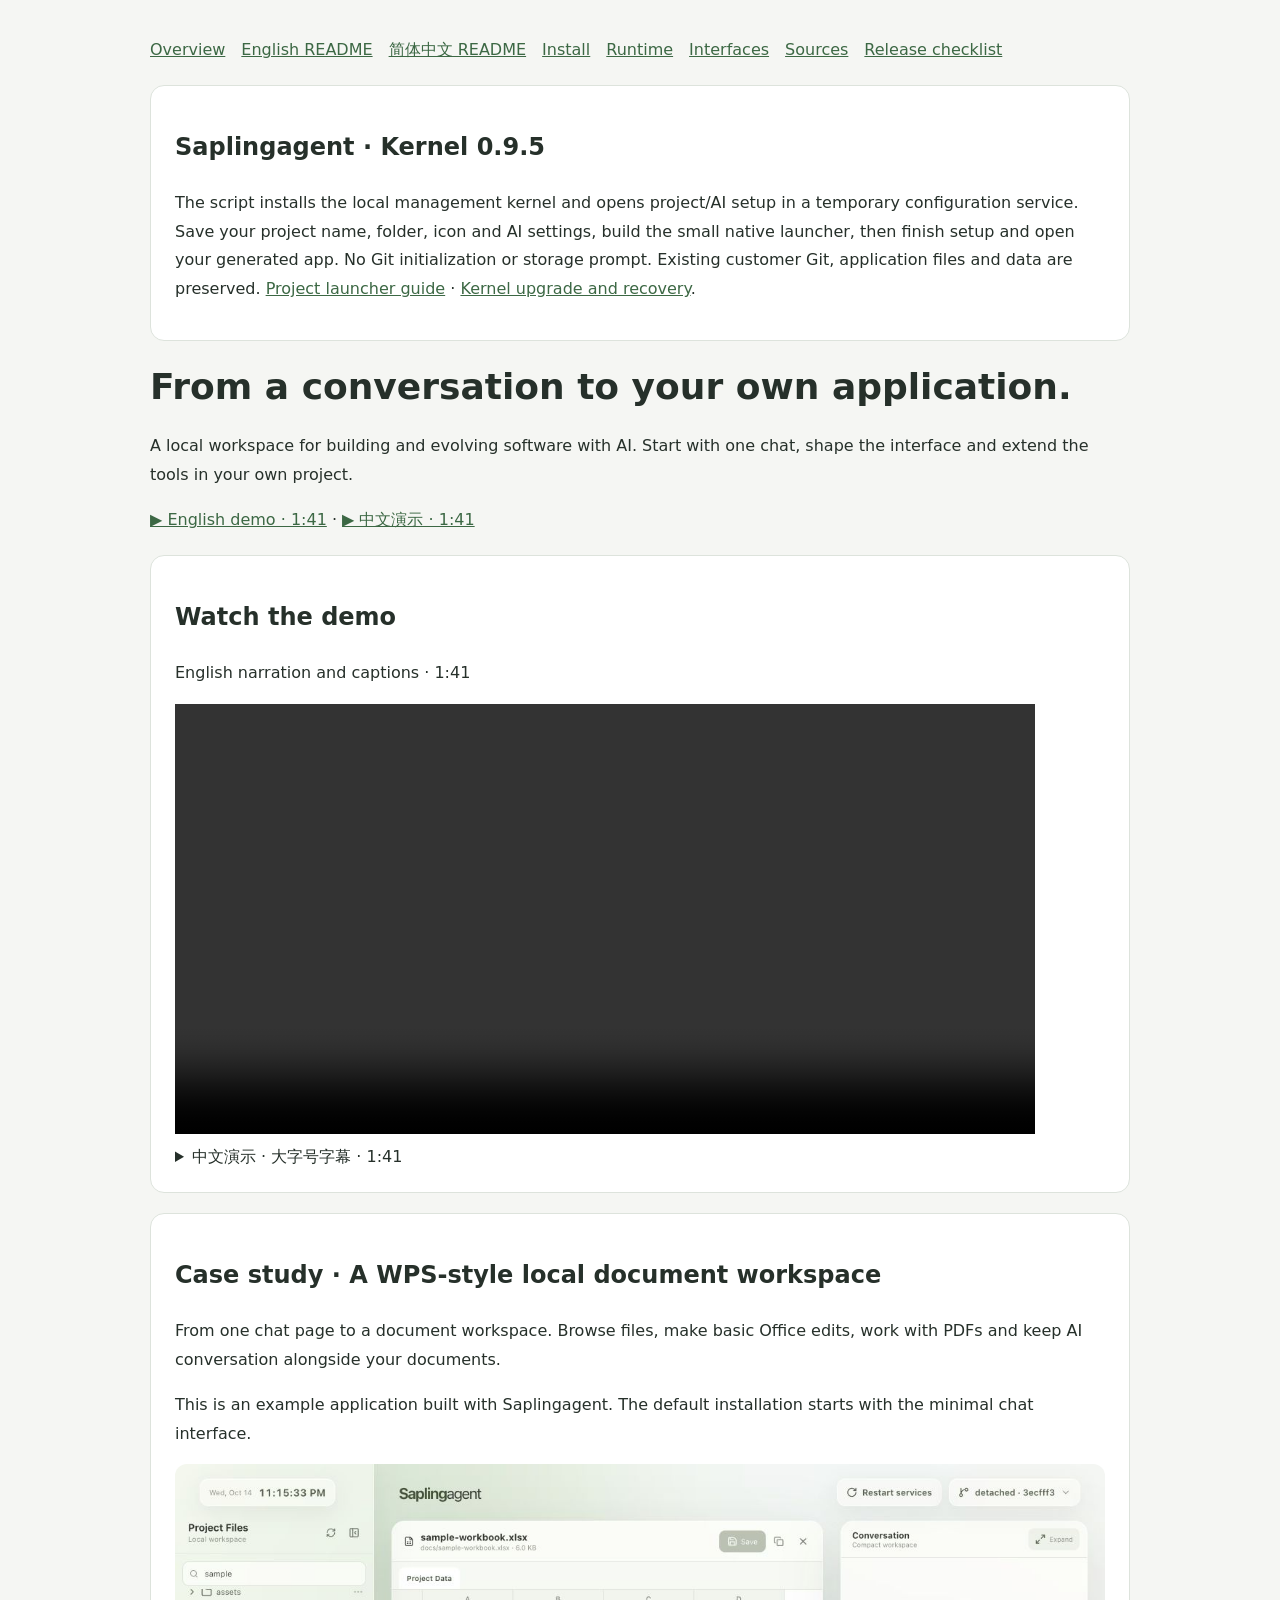
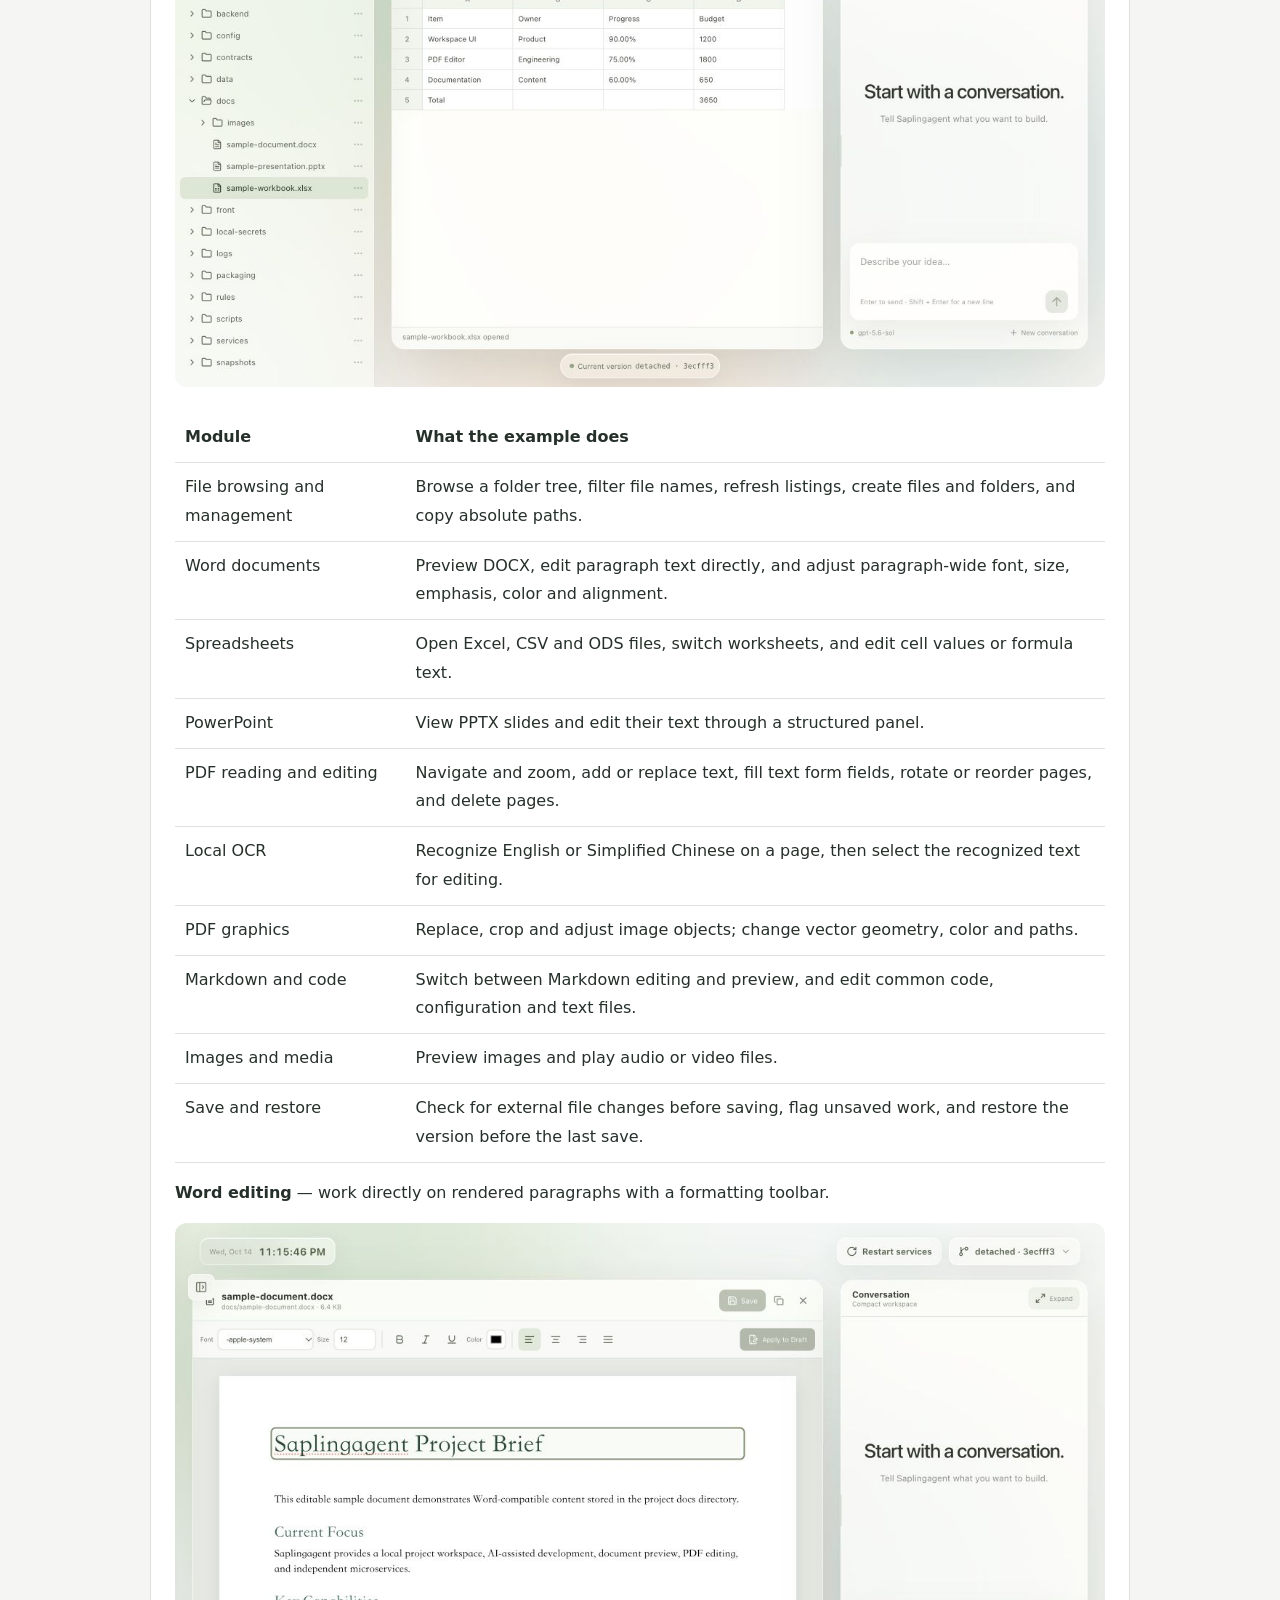
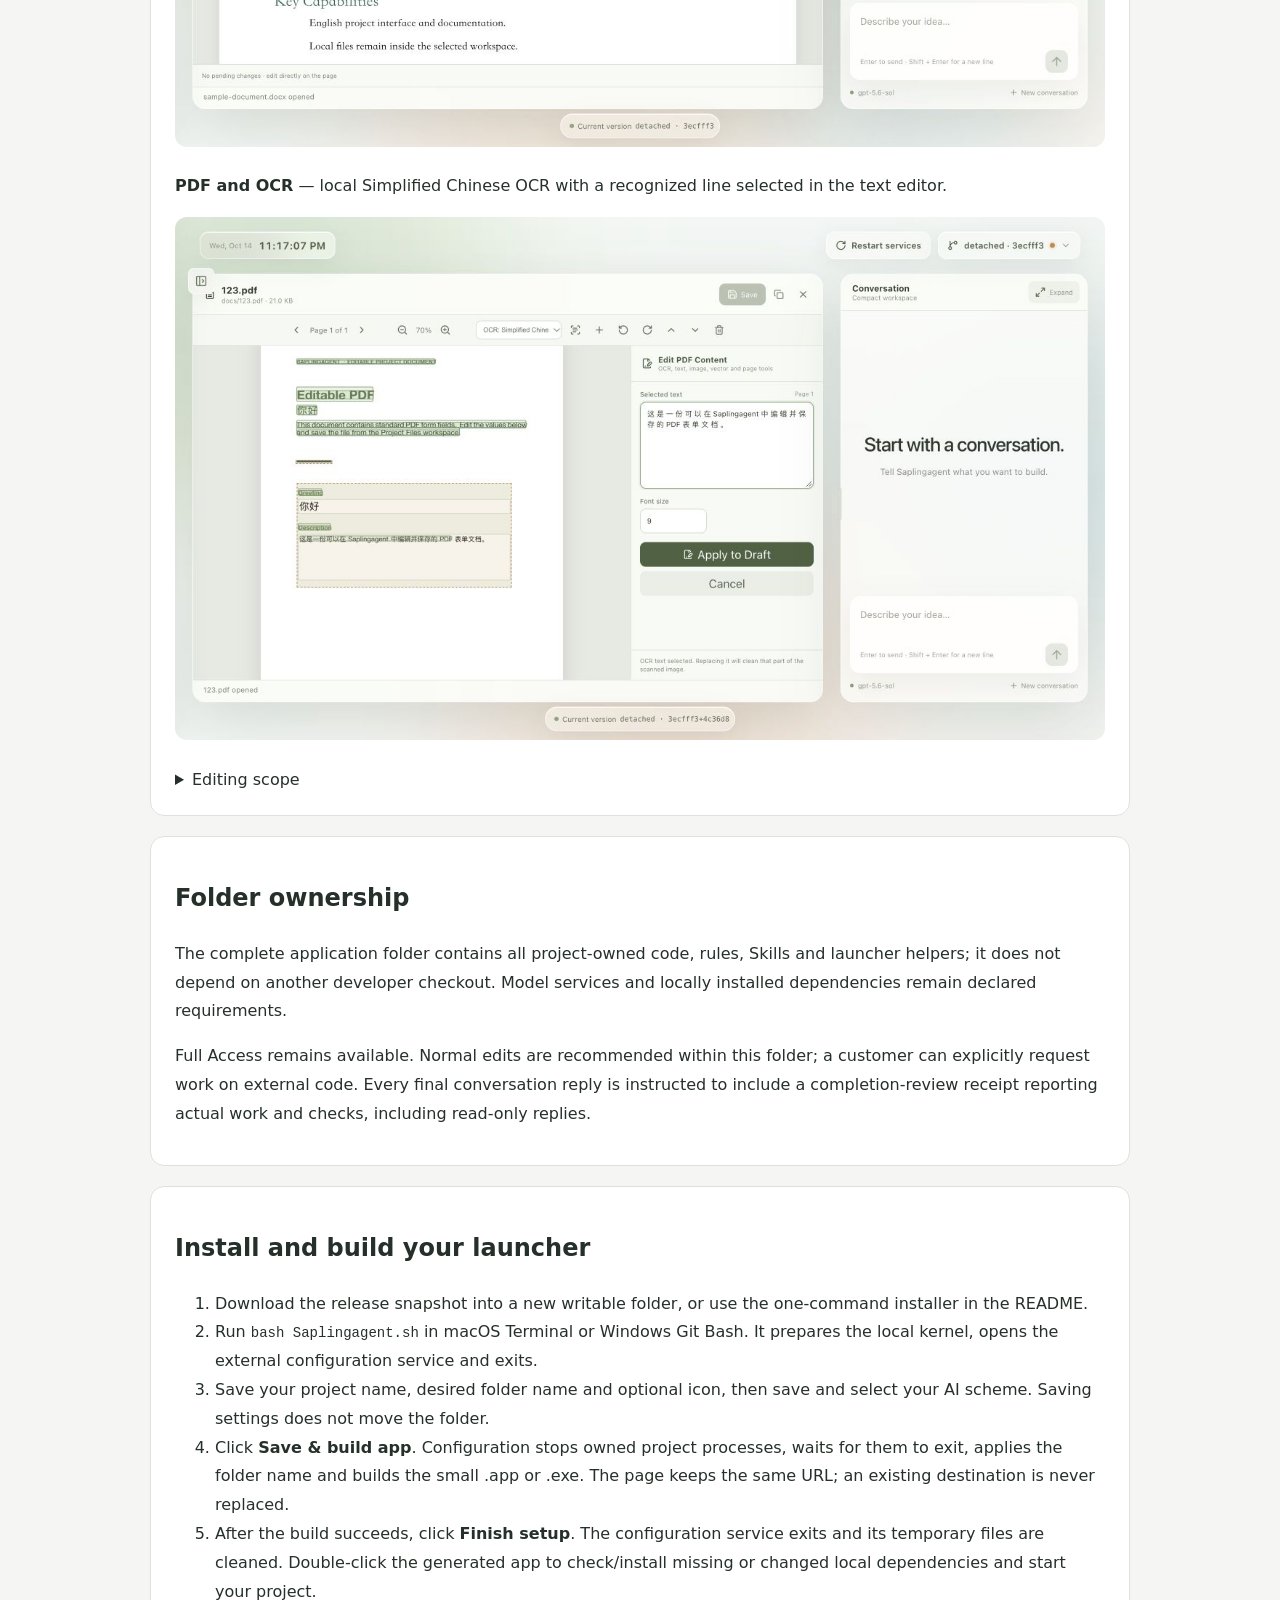
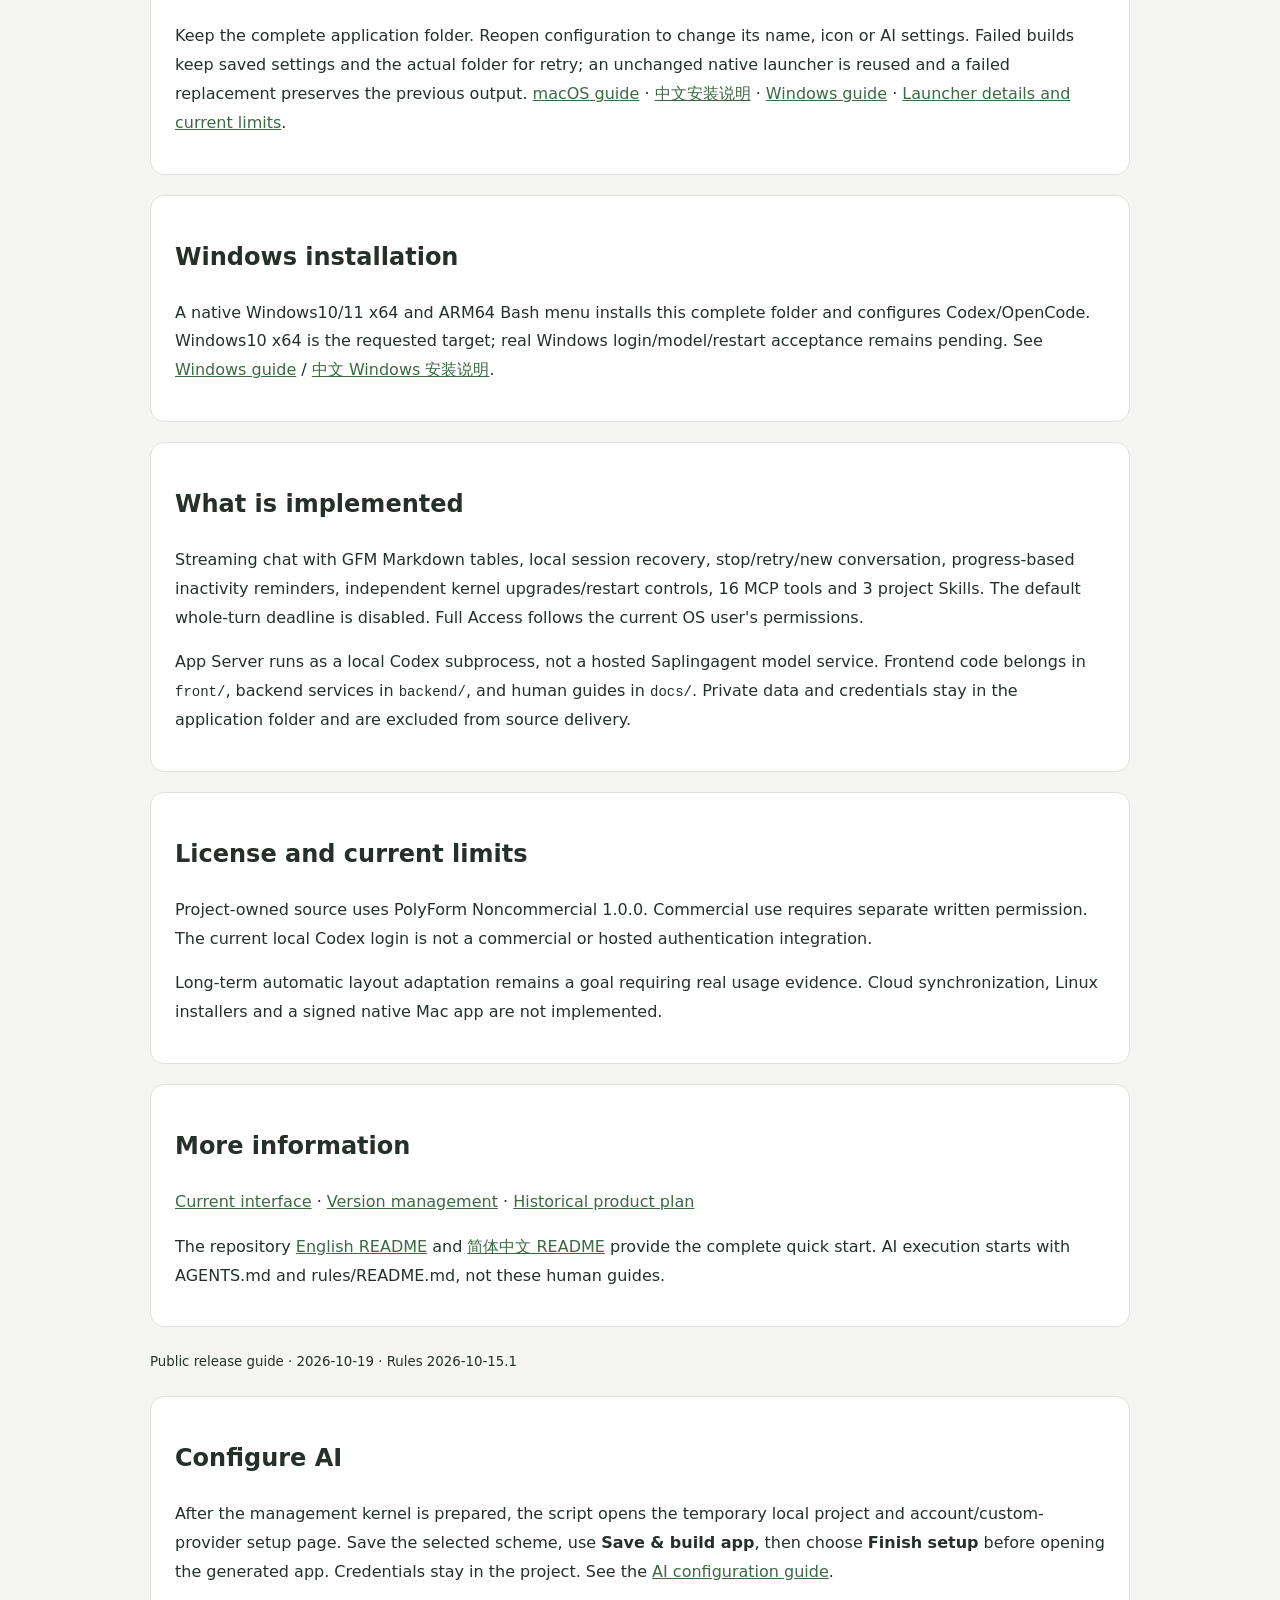
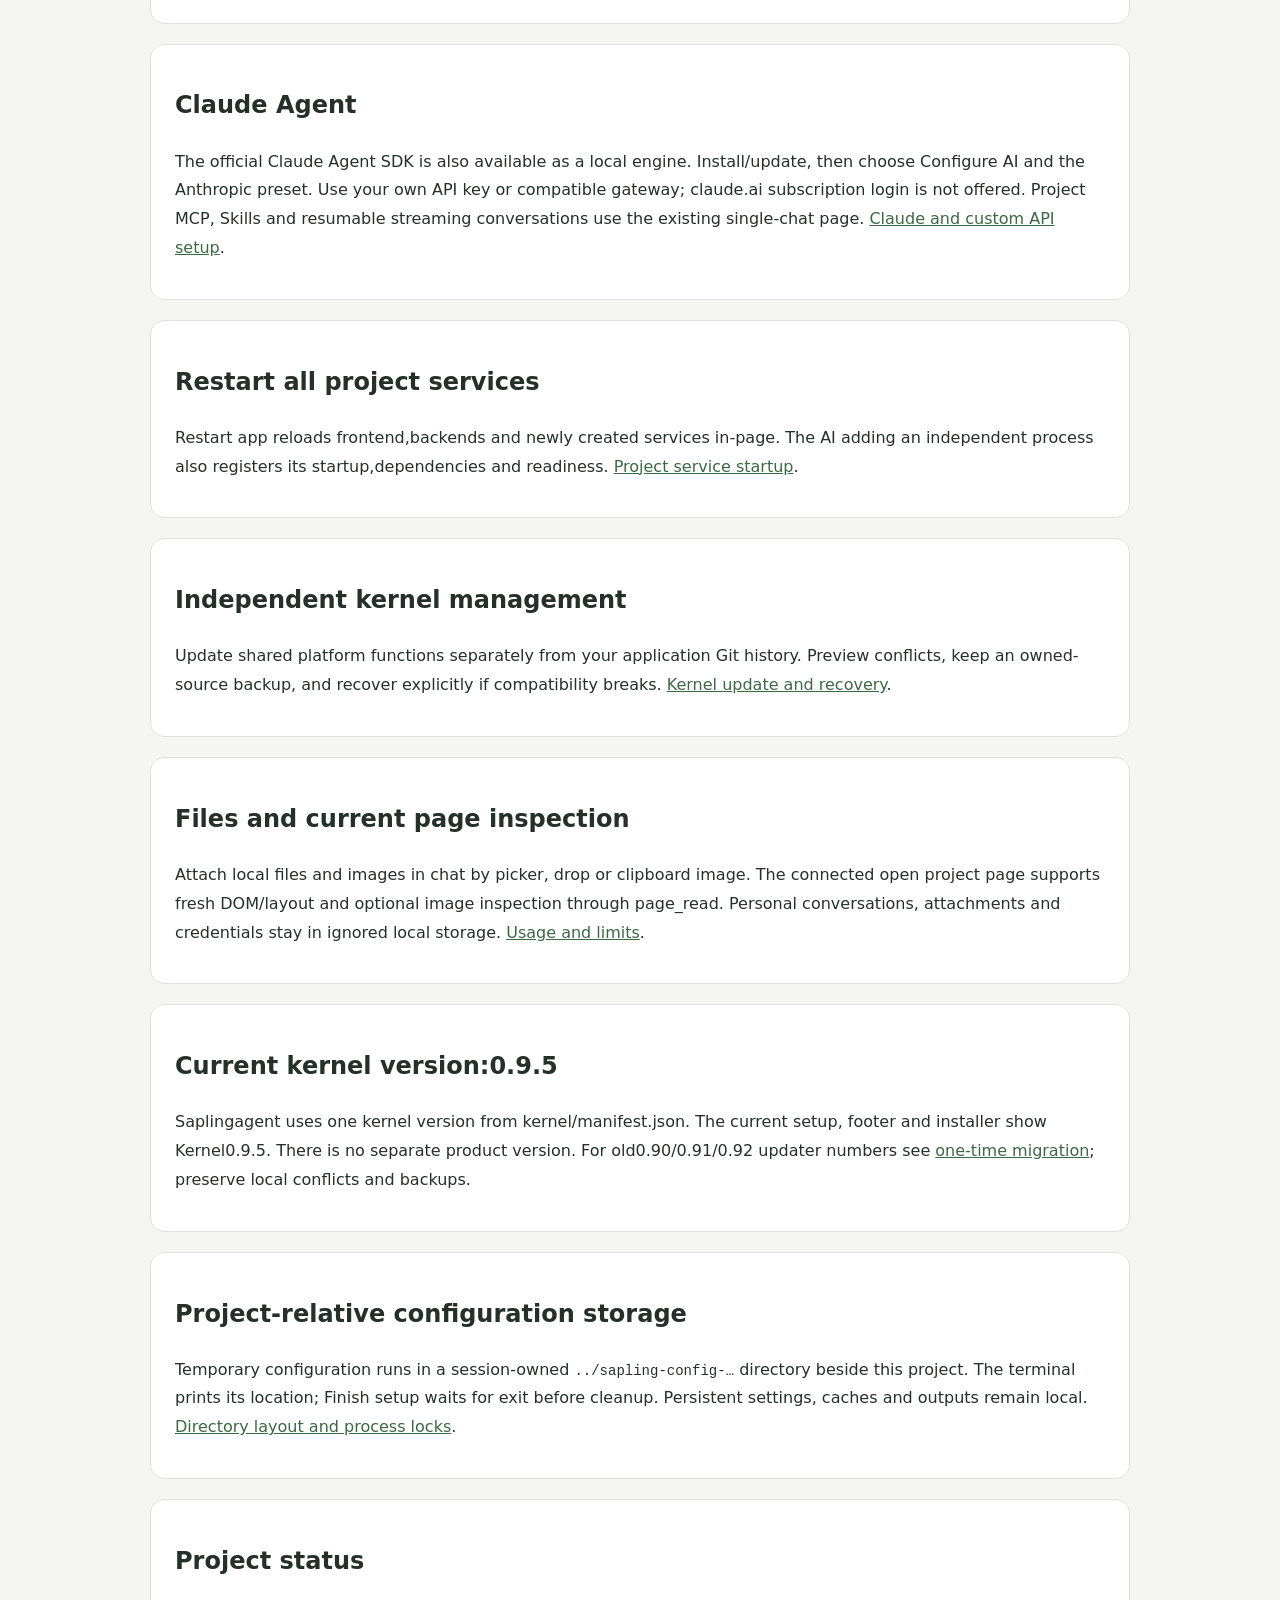
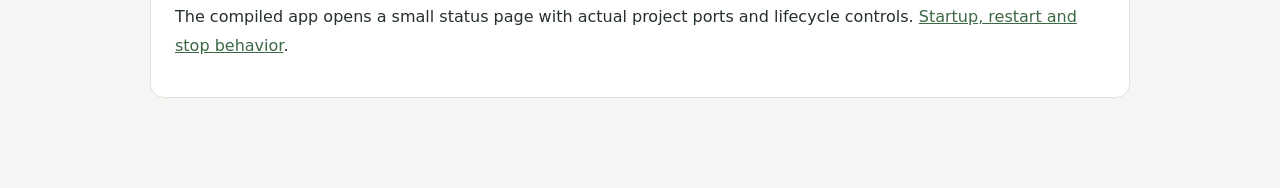
<file: docs/index.html>
<!doctype html>
<html lang="en"><head><meta charset="utf-8"><meta name="viewport" content="width=device-width,initial-scale=1"><title>Saplingagent | Grow your application through conversation</title><style>body{margin:0;background:#f5f6f3;color:#26302a;font:16px/1.8 system-ui,sans-serif}main{max-width:980px;margin:auto;padding:36px 24px 70px}h1{font-size:36px;line-height:1.2}section{background:white;border:1px solid #dde3dc;border-radius:14px;padding:20px 24px;margin:20px 0}nav{display:flex;flex-wrap:wrap;gap:16px}a{color:#3c6844}pre{background:#edf1eb;padding:16px;overflow:auto;line-height:1.55}code{font-size:14px}table{border-collapse:collapse;width:100%}th,td{padding:10px;border-bottom:1px solid #dde3dc;text-align:left;vertical-align:top}img{max-width:100%;border-radius:12px}@media(max-width:650px){main{padding:24px 14px}section{padding:16px}table{display:block;overflow:auto}}</style></head><body><main><nav><a href="index.html">Overview</a><a href="../README.md">English README</a><a href="../README.zh-CN.md" lang="zh-CN">简体中文 README</a><a href="macos-install.html">Install</a><a href="runtime.html">Runtime</a><a href="api-interfaces.html">Interfaces</a><a href="references.html">Sources</a><a href="release-checklist.html">Release checklist</a></nav><section><h2>Saplingagent · Kernel 0.9.5</h2><p>The script installs the local management kernel and opens project/AI setup in a temporary configuration service. Save your project name, folder, icon and AI settings, build the small native launcher, then finish setup and open your generated app. No Git initialization or storage prompt. Existing customer Git, application files and data are preserved. <a href="project-launcher.html">Project launcher guide</a> · <a href="kernel-management.html">Kernel upgrade and recovery</a>.</p></section><h1>From a conversation to your own application.</h1><p>A local workspace for building and evolving software with AI. Start with one chat, shape the interface and extend the tools in your own project.</p><p><a href="https://github.com/extendmachine/Saplingagent/releases/download/demo-2026-10-14/Saplingagent-English-Demo-Final.mp4">▶ English demo · 1:41</a> · <a href="https://github.com/extendmachine/Saplingagent/releases/download/demo-2026-10-14/Saplingagent-Chinese-Demo-Final.mp4" lang="zh-CN">▶ 中文演示 · 1:41</a></p><section><h2>Watch the demo</h2><p>English narration and captions · 1:41</p><video controls playsinline preload="metadata" width="860" style="max-width:100%;height:auto" src="https://github.com/user-attachments/assets/6f43f15f-38c4-4650-9383-669caa635dc8"></video><details><summary lang="zh-CN">中文演示 · 大字号字幕 · 1:41</summary><video controls playsinline preload="metadata" width="860" style="max-width:100%;height:auto" src="https://github.com/user-attachments/assets/06893877-3172-4147-8d6c-b88137347074"></video></details></section><section><p><a id="document-workspace"></a></p>
<h2>Case study · A WPS-style local document workspace</h2>
<p>From one chat page to a document workspace. Browse files, make basic Office edits, work with PDFs and keep AI conversation alongside your documents.</p>
<p>This is an example application built with Saplingagent. The default installation starts with the minimal chat interface.</p>
<p><img src="../assets/cases/document-workspace/workspace-overview.jpg" alt="File tree, spreadsheet and AI conversation in one workspace" /></p>
<table>
<thead>
<tr>
<th>Module</th>
<th>What the example does</th>
</tr>
</thead>
<tbody>
<tr>
<td>File browsing and management</td>
<td>Browse a folder tree, filter file names, refresh listings, create files and folders, and copy absolute paths.</td>
</tr>
<tr>
<td>Word documents</td>
<td>Preview DOCX, edit paragraph text directly, and adjust paragraph-wide font, size, emphasis, color and alignment.</td>
</tr>
<tr>
<td>Spreadsheets</td>
<td>Open Excel, CSV and ODS files, switch worksheets, and edit cell values or formula text.</td>
</tr>
<tr>
<td>PowerPoint</td>
<td>View PPTX slides and edit their text through a structured panel.</td>
</tr>
<tr>
<td>PDF reading and editing</td>
<td>Navigate and zoom, add or replace text, fill text form fields, rotate or reorder pages, and delete pages.</td>
</tr>
<tr>
<td>Local OCR</td>
<td>Recognize English or Simplified Chinese on a page, then select the recognized text for editing.</td>
</tr>
<tr>
<td>PDF graphics</td>
<td>Replace, crop and adjust image objects; change vector geometry, color and paths.</td>
</tr>
<tr>
<td>Markdown and code</td>
<td>Switch between Markdown editing and preview, and edit common code, configuration and text files.</td>
</tr>
<tr>
<td>Images and media</td>
<td>Preview images and play audio or video files.</td>
</tr>
<tr>
<td>Save and restore</td>
<td>Check for external file changes before saving, flag unsaved work, and restore the version before the last save.</td>
</tr>
</tbody>
</table>
<p><strong>Word editing</strong> — work directly on rendered paragraphs with a formatting toolbar.</p>
<p><img src="../assets/cases/document-workspace/word-editor.jpg" alt="Word document with direct paragraph editing and formatting controls" /></p>
<p><strong>PDF and OCR</strong> — local Simplified Chinese OCR with a recognized line selected in the text editor.</p>
<p><img src="../assets/cases/document-workspace/pdf-ocr-editor.jpg" alt="PDF page with local Chinese OCR and its text editing panel" /></p>
<details>
<summary>Editing scope</summary>
<p>Office editing covers basic changes. Word controls format whole paragraphs; PowerPoint edits text rather than objects or animations. The spreadsheet view shows the first 250 rows and 60 columns; formula text can be edited, but no formula calculation engine is provided. PDF replacement can change typography or affect overlapping objects. The file panel currently covers browsing and creation; rename, move and recycle-bin workflows are not implemented.</p>
</details>
</section><section><h2>Folder ownership</h2><p>The complete application folder contains all project-owned code, rules, Skills and launcher helpers; it does not depend on another developer checkout. Model services and locally installed dependencies remain declared requirements.</p><p>Full Access remains available. Normal edits are recommended within this folder; a customer can explicitly request work on external code. Every final conversation reply is instructed to include a completion-review receipt reporting actual work and checks, including read-only replies.</p></section><section><h2>Install and build your launcher</h2><ol><li>Download the release snapshot into a new writable folder, or use the one-command installer in the README.</li><li>Run <code>bash Saplingagent.sh</code> in macOS Terminal or Windows Git Bash. It prepares the local kernel, opens the external configuration service and exits.</li><li>Save your project name, desired folder name and optional icon, then save and select your AI scheme. Saving settings does not move the folder.</li><li>Click <strong>Save &amp; build app</strong>. Configuration stops owned project processes, waits for them to exit, applies the folder name and builds the small .app or .exe. The page keeps the same URL; an existing destination is never replaced.</li><li>After the build succeeds, click <strong>Finish setup</strong>. The configuration service exits and its temporary files are cleaned. Double-click the generated app to check/install missing or changed local dependencies and start your project.</li></ol><p>Keep the complete application folder. Reopen configuration to change its name, icon or AI settings. Failed builds keep saved settings and the actual folder for retry; an unchanged native launcher is reused and a failed replacement preserves the previous output. <a href="macos-install.html">macOS guide</a> · <a href="macos-install.zh.html">中文安装说明</a> · <a href="windows-install.html">Windows guide</a> · <a href="project-launcher.html">Launcher details and current limits</a>.</p></section><section><h2>Windows installation</h2><p>A native Windows10/11 x64 and ARM64 Bash menu installs this complete folder and configures Codex/OpenCode. Windows10 x64 is the requested target; real Windows login/model/restart acceptance remains pending. See <a href="windows-install.html">Windows guide</a> / <a href="windows-install.zh.html">中文 Windows 安装说明</a>.</p></section><section><h2>What is implemented</h2><p>Streaming chat with GFM Markdown tables, local session recovery, stop/retry/new conversation, progress-based inactivity reminders, independent kernel upgrades/restart controls, 16 MCP tools and 3 project Skills. The default whole-turn deadline is disabled. Full Access follows the current OS user's permissions.</p><p>App Server runs as a local Codex subprocess, not a hosted Saplingagent model service. Frontend code belongs in <code>front/</code>, backend services in <code>backend/</code>, and human guides in <code>docs/</code>. Private data and credentials stay in the application folder and are excluded from source delivery.</p></section><section><h2>License and current limits</h2><p>Project-owned source uses PolyForm Noncommercial 1.0.0. Commercial use requires separate written permission. The current local Codex login is not a commercial or hosted authentication integration.</p><p>Long-term automatic layout adaptation remains a goal requiring real usage evidence. Cloud synchronization, Linux installers and a signed native Mac app are not implemented.</p></section><section><h2>More information</h2><p><a href="frontend-preview.html">Current interface</a> · <a href="git-versions.html">Version management</a> · <a href="seedagent-plan.html">Historical product plan</a></p><p>The repository <a href="../README.md">English README</a> and <a href="../README.zh-CN.md" lang="zh-CN">简体中文 README</a> provide the complete quick start. AI execution starts with AGENTS.md and rules/README.md, not these human guides.</p></section><p><small>Public release guide · 2026-10-19 · Rules 2026-10-15.1</small></p><section><h2>Configure AI</h2><p>After the management kernel is prepared, the script opens the temporary local project and account/custom-provider setup page. Save the selected scheme, use <strong>Save &amp; build app</strong>, then choose <strong>Finish setup</strong> before opening the generated app. Credentials stay in the project. See the <a href="ai-configuration.html">AI configuration guide</a>.</p></section><section><h2>Claude Agent</h2><p>The official Claude Agent SDK is also available as a local engine. Install/update, then choose Configure AI and the Anthropic preset. Use your own API key or compatible gateway; claude.ai subscription login is not offered. Project MCP, Skills and resumable streaming conversations use the existing single-chat page. <a href="ai-configuration.html">Claude and custom API setup</a>.</p></section><section><h2>Restart all project services</h2><p>Restart app reloads frontend,backends and newly created services in-page. The AI adding an independent process also registers its startup,dependencies and readiness. <a href="project-services.html">Project service startup</a>.</p></section><section><h2>Independent kernel management</h2><p>Update shared platform functions separately from your application Git history. Preview conflicts, keep an owned-source backup, and recover explicitly if compatibility breaks. <a href="kernel-management.html">Kernel update and recovery</a>.</p></section><section><h2>Files and current page inspection</h2><p>Attach local files and images in chat by picker, drop or clipboard image. The connected open project page supports fresh DOM/layout and optional image inspection through page_read. Personal conversations, attachments and credentials stay in ignored local storage. <a href="runtime.html#chat-files-pages">Usage and limits</a>.</p></section><section><h2>Current kernel version:0.9.5</h2><p>Saplingagent uses one kernel version from kernel/manifest.json. The current setup, footer and installer show Kernel0.9.5. There is no separate product version. For old0.90/0.91/0.92 updater numbers see <a href="kernel-version-migration.html">one-time migration</a>; preserve local conflicts and backups.</p></section><section><h2>Project-relative configuration storage</h2><p>Temporary configuration runs in a session-owned <code>../sapling-config-…</code> directory beside this project. The terminal prints its location; Finish setup waits for exit before cleanup. Persistent settings, caches and outputs remain local. <a href="configuration-storage.html">Directory layout and process locks</a>.</p></section><section><h2>Project status</h2><p>The compiled app opens a small status page with actual project ports and lifecycle controls. <a href="project-status.html">Startup, restart and stop behavior</a>.</p></section></main></body></html>
</file>
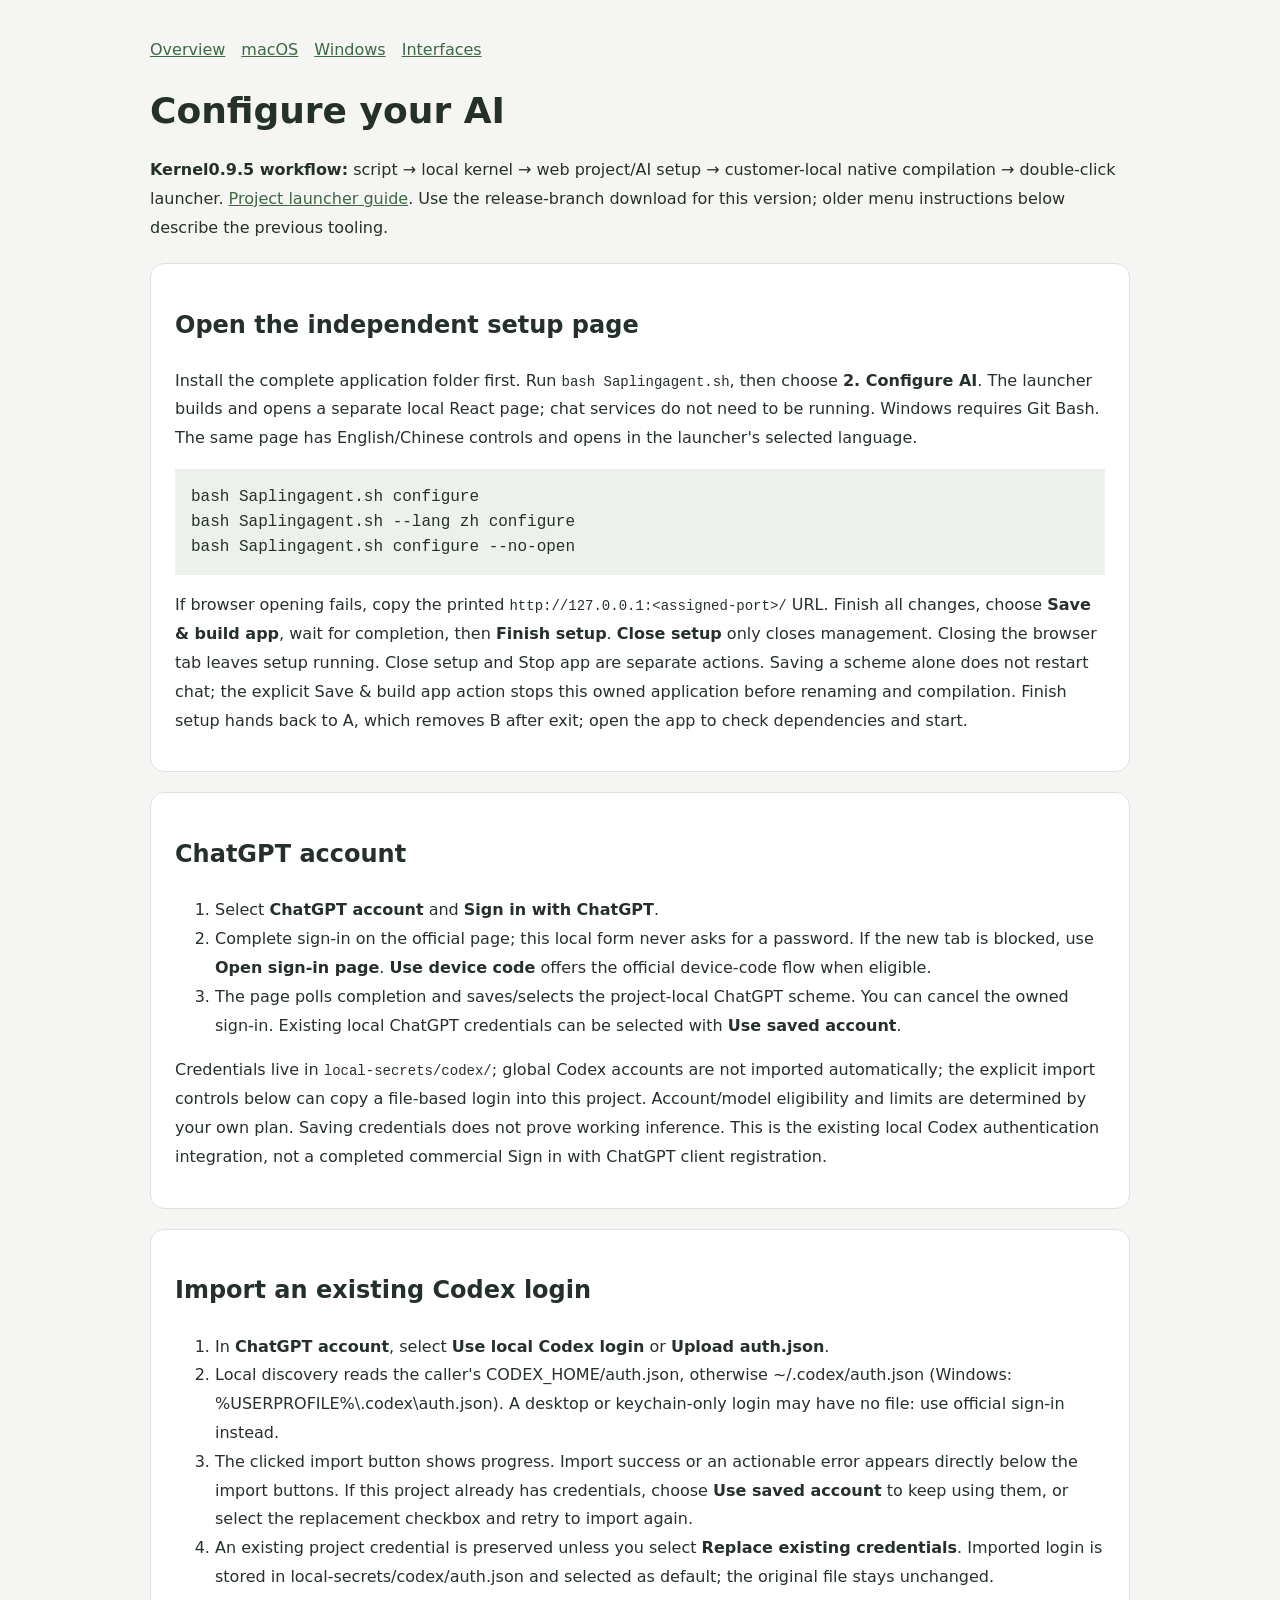
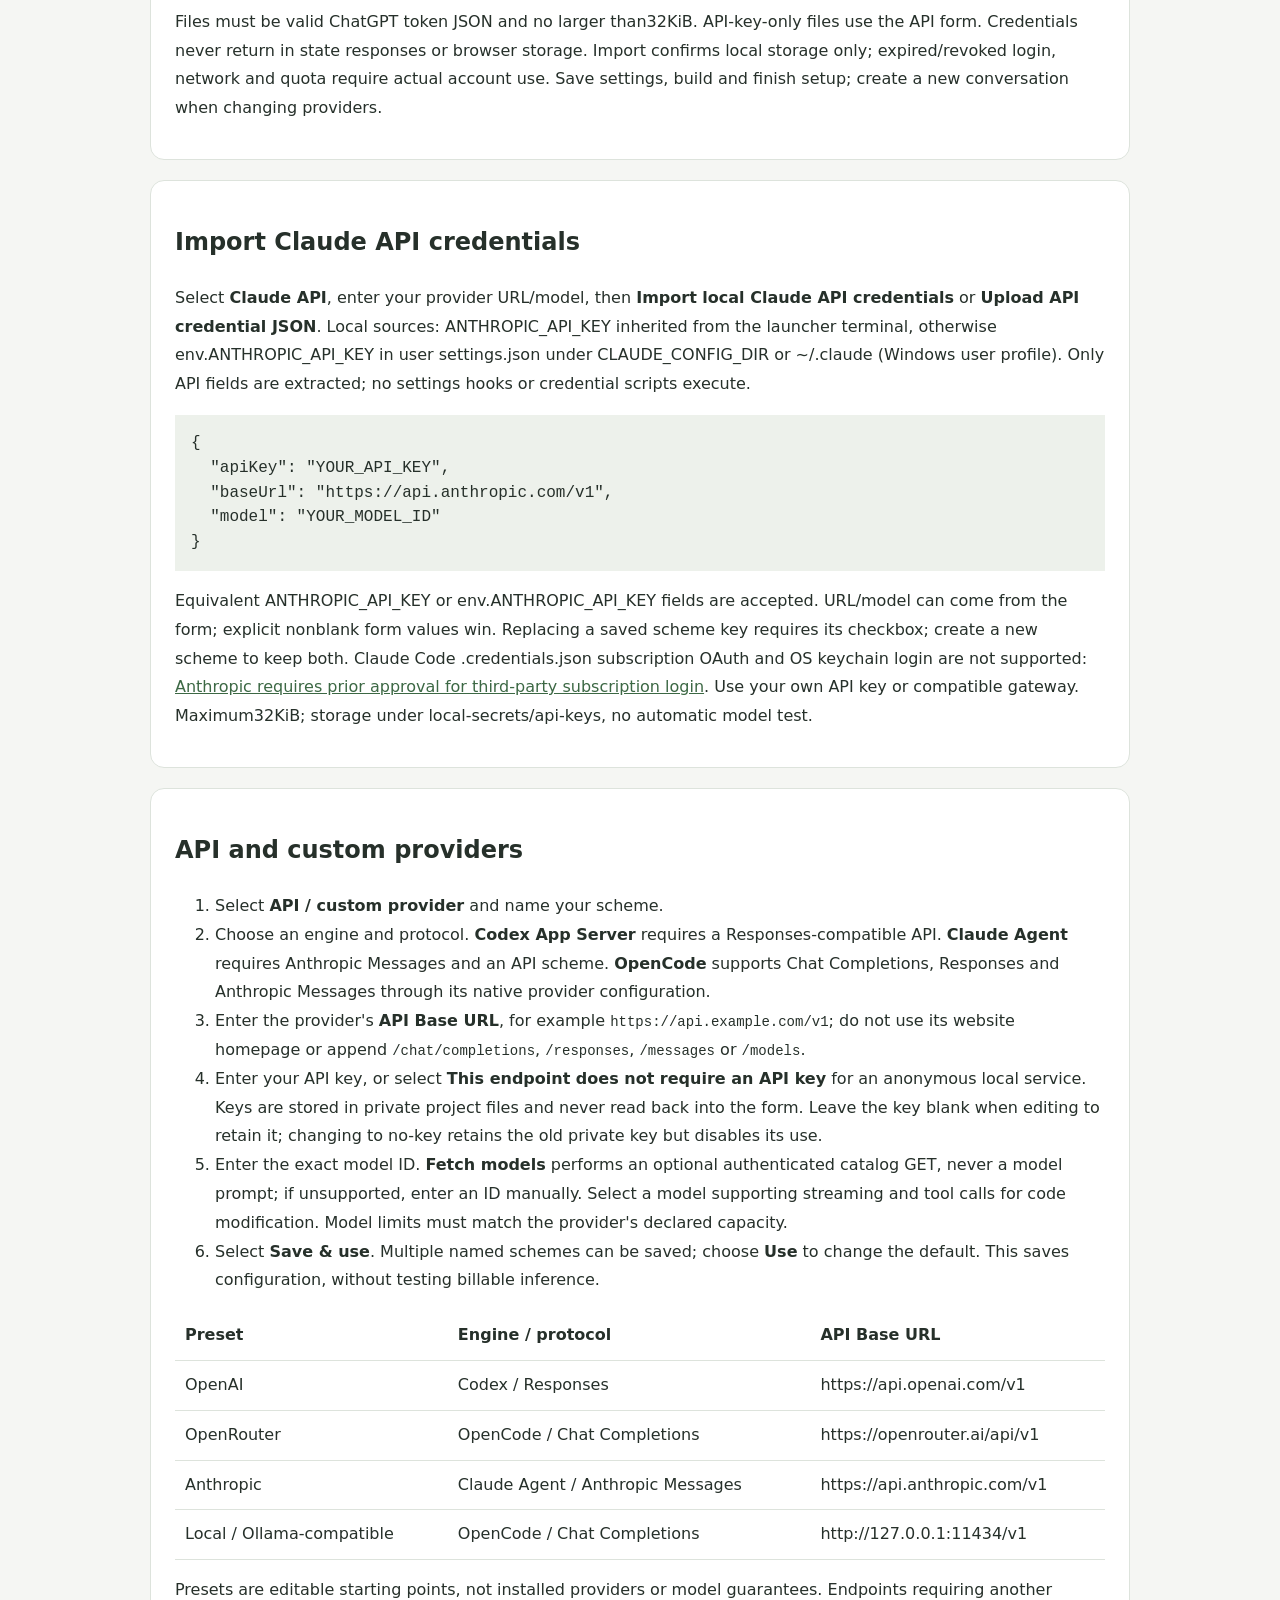
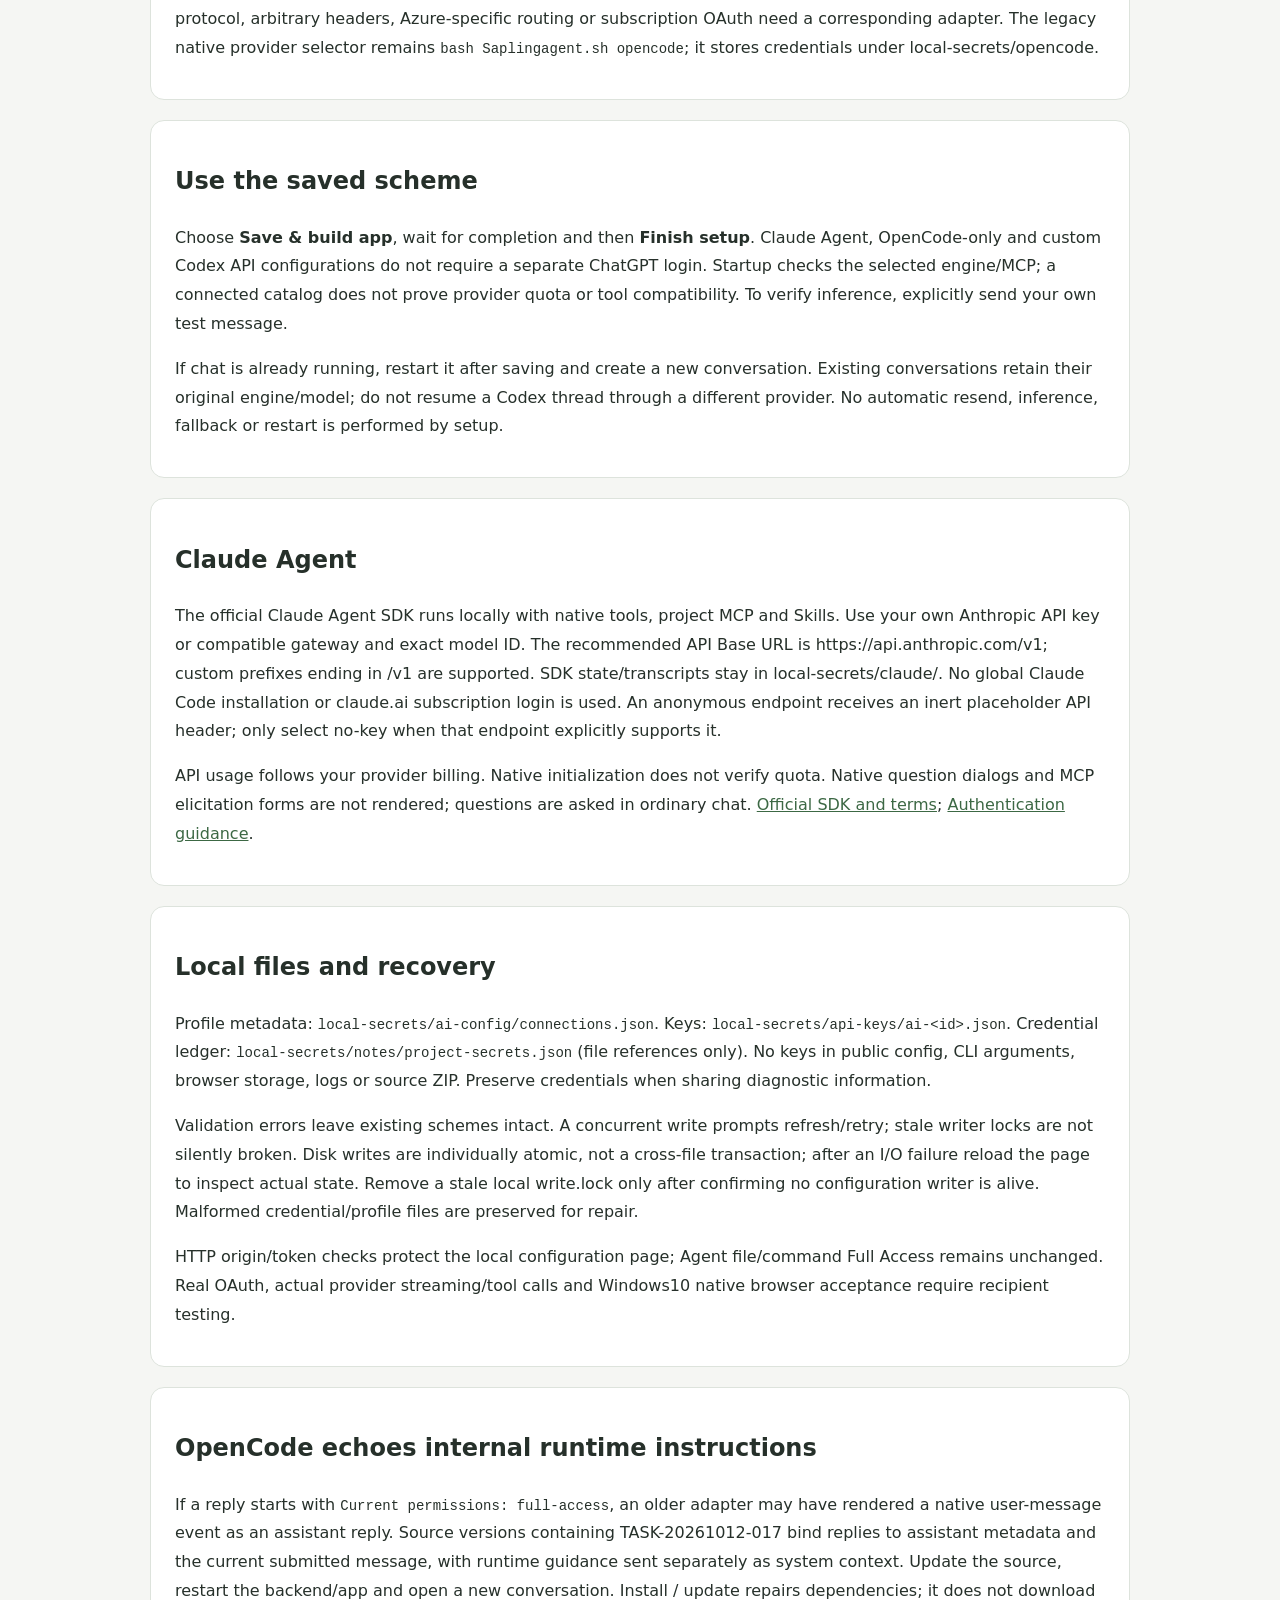
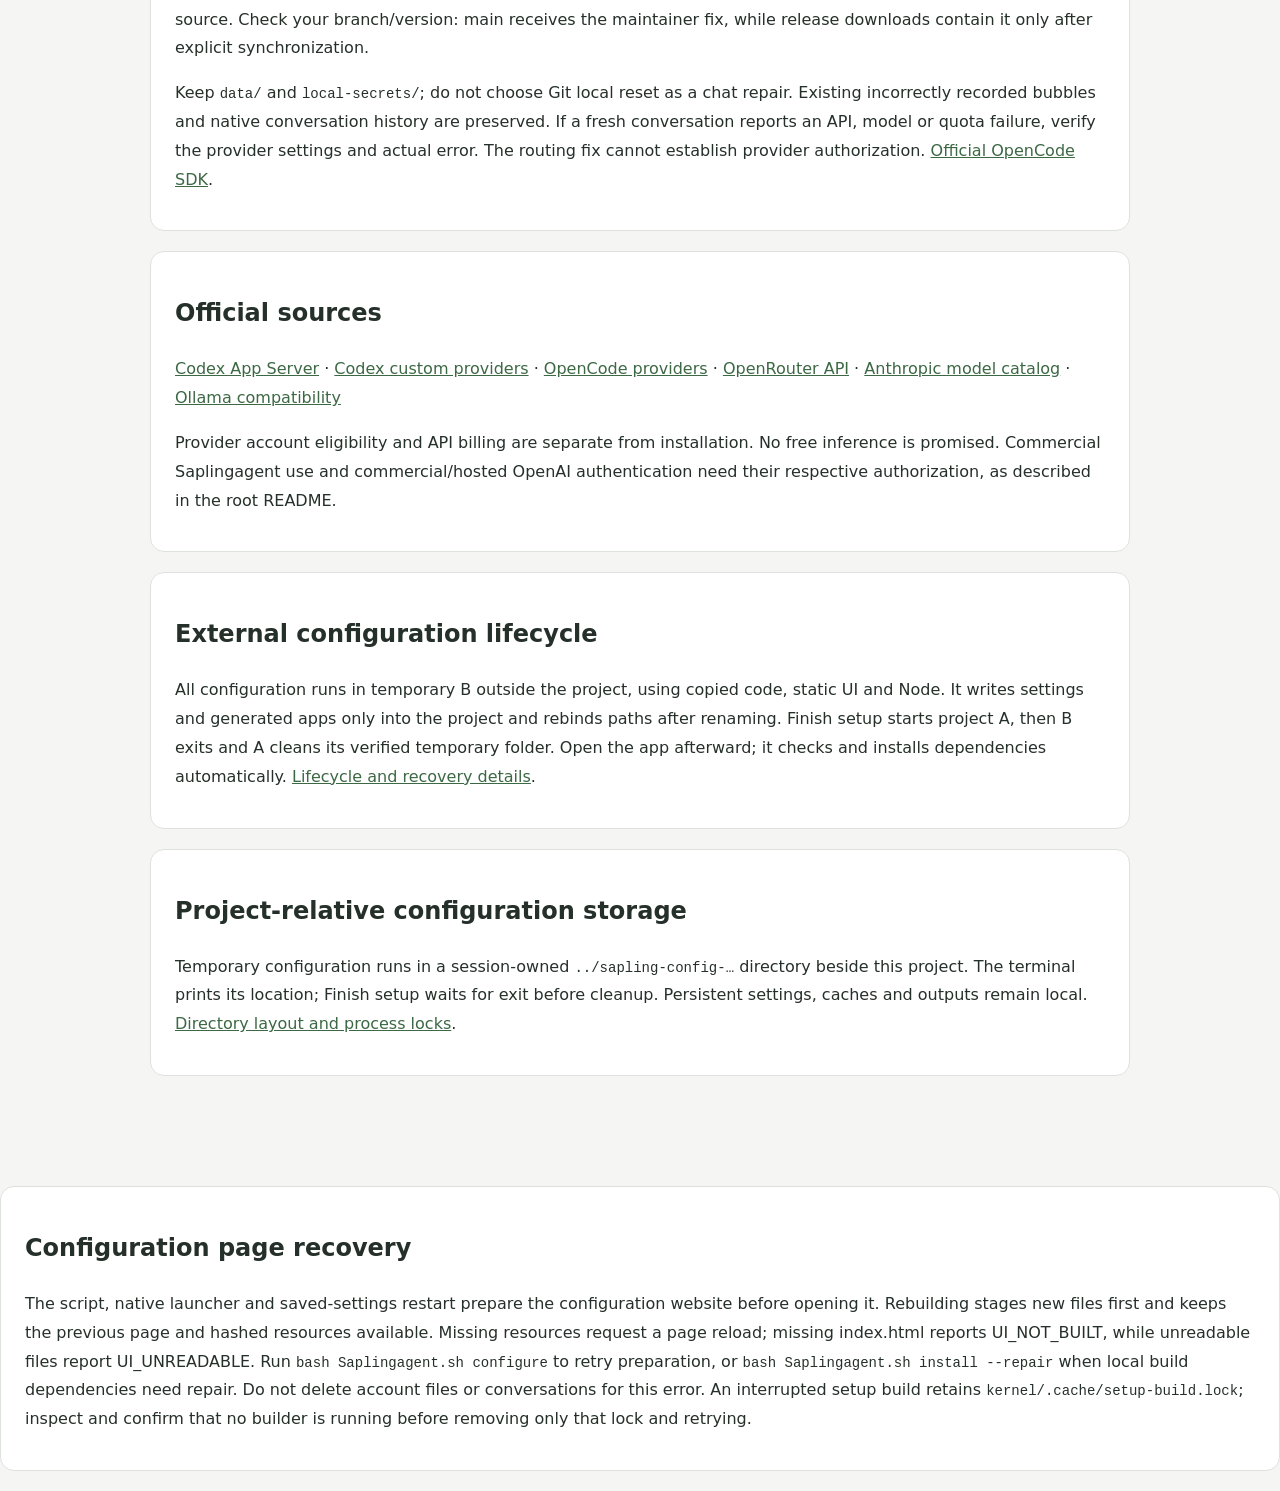
<file: docs/ai-configuration.html>
<!doctype html><html lang="en"><head><meta charset="utf-8"><meta name="viewport" content="width=device-width,initial-scale=1"><title>Saplingagent | Configure AI</title><style>body{margin:0;background:#f5f6f3;color:#26302a;font:16px/1.8 system-ui,sans-serif}main{max-width:980px;margin:auto;padding:36px 24px 70px}h1{font-size:36px;line-height:1.2}section{background:white;border:1px solid #dde3dc;border-radius:14px;padding:20px 24px;margin:20px 0}nav{display:flex;flex-wrap:wrap;gap:16px}a{color:#3c6844}pre{background:#edf1eb;padding:16px;overflow:auto;line-height:1.55}code{font-size:14px}table{border-collapse:collapse;width:100%}th,td{padding:10px;border-bottom:1px solid #dde3dc;text-align:left;vertical-align:top}img{max-width:100%;border-radius:12px}@media(max-width:650px){main{padding:24px 14px}section{padding:16px}table{display:block;overflow:auto}}</style></head><body><main>
<nav><a href="index.html">Overview</a><a href="macos-install.html">macOS</a><a href="windows-install.html">Windows</a><a href="api-interfaces.html">Interfaces</a></nav><h1>Configure your AI</h1><p><strong>Kernel0.9.5 workflow:</strong> script → local kernel → web project/AI setup → customer-local native compilation → double-click launcher. <a href="project-launcher.html">Project launcher guide</a>. Use the release-branch download for this version; older menu instructions below describe the previous tooling.</p>
<section><h2>Open the independent setup page</h2><p>Install the complete application folder first. Run <code>bash Saplingagent.sh</code>, then choose <strong>2. Configure AI</strong>. The launcher builds and opens a separate local React page; chat services do not need to be running. Windows requires Git Bash. The same page has English/Chinese controls and opens in the launcher's selected language.</p><pre>bash Saplingagent.sh configure
bash Saplingagent.sh --lang zh configure
bash Saplingagent.sh configure --no-open</pre><p>If browser opening fails, copy the printed <code>http://127.0.0.1:&lt;assigned-port&gt;/</code> URL. Finish all changes, choose <strong>Save &amp; build app</strong>, wait for completion, then <strong>Finish setup</strong>. <strong>Close setup</strong> only closes management. Closing the browser tab leaves setup running. Close setup and Stop app are separate actions. Saving a scheme alone does not restart chat; the explicit Save &amp; build app action stops this owned application before renaming and compilation. Finish setup hands back to A, which removes B after exit; open the app to check dependencies and start.</p></section>
<section><h2>ChatGPT account</h2><ol><li>Select <strong>ChatGPT account</strong> and <strong>Sign in with ChatGPT</strong>.</li><li>Complete sign-in on the official page; this local form never asks for a password. If the new tab is blocked, use <strong>Open sign-in page</strong>. <strong>Use device code</strong> offers the official device-code flow when eligible.</li><li>The page polls completion and saves/selects the project-local ChatGPT scheme. You can cancel the owned sign-in. Existing local ChatGPT credentials can be selected with <strong>Use saved account</strong>.</li></ol><p>Credentials live in <code>local-secrets/codex/</code>; global Codex accounts are not imported automatically; the explicit import controls below can copy a file-based login into this project. Account/model eligibility and limits are determined by your own plan. Saving credentials does not prove working inference. This is the existing local Codex authentication integration, not a completed commercial Sign in with ChatGPT client registration.</p></section>
<section><h2>Import an existing Codex login</h2><ol><li>In <strong>ChatGPT account</strong>, select <strong>Use local Codex login</strong> or <strong>Upload auth.json</strong>.</li><li>Local discovery reads the caller's CODEX_HOME/auth.json, otherwise ~/.codex/auth.json (Windows: %USERPROFILE%\.codex\auth.json). A desktop or keychain-only login may have no file: use official sign-in instead.</li><li>The clicked import button shows progress. Import success or an actionable error appears directly below the import buttons. If this project already has credentials, choose <strong>Use saved account</strong> to keep using them, or select the replacement checkbox and retry to import again.</li><li>An existing project credential is preserved unless you select <strong>Replace existing credentials</strong>. Imported login is stored in local-secrets/codex/auth.json and selected as default; the original file stays unchanged.</li></ol><p>Files must be valid ChatGPT token JSON and no larger than32KiB. API-key-only files use the API form. Credentials never return in state responses or browser storage. Import confirms local storage only; expired/revoked login, network and quota require actual account use. Save settings, build and finish setup; create a new conversation when changing providers.</p></section>
<section><h2>Import Claude API credentials</h2><p>Select <strong>Claude API</strong>, enter your provider URL/model, then <strong>Import local Claude API credentials</strong> or <strong>Upload API credential JSON</strong>. Local sources: ANTHROPIC_API_KEY inherited from the launcher terminal, otherwise env.ANTHROPIC_API_KEY in user settings.json under CLAUDE_CONFIG_DIR or ~/.claude (Windows user profile). Only API fields are extracted; no settings hooks or credential scripts execute.</p><pre>{
  "apiKey": "YOUR_API_KEY",
  "baseUrl": "https://api.anthropic.com/v1",
  "model": "YOUR_MODEL_ID"
}</pre><p>Equivalent ANTHROPIC_API_KEY or env.ANTHROPIC_API_KEY fields are accepted. URL/model can come from the form; explicit nonblank form values win. Replacing a saved scheme key requires its checkbox; create a new scheme to keep both. Claude Code .credentials.json subscription OAuth and OS keychain login are not supported: <a href="https://code.claude.com/docs/en/agent-sdk/quickstart">Anthropic requires prior approval for third-party subscription login</a>. Use your own API key or compatible gateway. Maximum32KiB; storage under local-secrets/api-keys, no automatic model test.</p></section>
<section><h2>API and custom providers</h2><ol><li>Select <strong>API / custom provider</strong> and name your scheme.</li><li>Choose an engine and protocol. <strong>Codex App Server</strong> requires a Responses-compatible API. <strong>Claude Agent</strong> requires Anthropic Messages and an API scheme. <strong>OpenCode</strong> supports Chat Completions, Responses and Anthropic Messages through its native provider configuration.</li><li>Enter the provider's <strong>API Base URL</strong>, for example <code>https://api.example.com/v1</code>; do not use its website homepage or append <code>/chat/completions</code>, <code>/responses</code>, <code>/messages</code> or <code>/models</code>.</li><li>Enter your API key, or select <strong>This endpoint does not require an API key</strong> for an anonymous local service. Keys are stored in private project files and never read back into the form. Leave the key blank when editing to retain it; changing to no-key retains the old private key but disables its use.</li><li>Enter the exact model ID. <strong>Fetch models</strong> performs an optional authenticated catalog GET, never a model prompt; if unsupported, enter an ID manually. Select a model supporting streaming and tool calls for code modification. Model limits must match the provider's declared capacity.</li><li>Select <strong>Save &amp; use</strong>. Multiple named schemes can be saved; choose <strong>Use</strong> to change the default. This saves configuration, without testing billable inference.</li></ol>
<table><tr><th>Preset</th><th>Engine / protocol</th><th>API Base URL</th></tr><tr><td>OpenAI</td><td>Codex / Responses</td><td>https://api.openai.com/v1</td></tr><tr><td>OpenRouter</td><td>OpenCode / Chat Completions</td><td>https://openrouter.ai/api/v1</td></tr><tr><td>Anthropic</td><td>Claude Agent / Anthropic Messages</td><td>https://api.anthropic.com/v1</td></tr><tr><td>Local / Ollama-compatible</td><td>OpenCode / Chat Completions</td><td>http://127.0.0.1:11434/v1</td></tr></table><p>Presets are editable starting points, not installed providers or model guarantees. Endpoints requiring another protocol, arbitrary headers, Azure-specific routing or subscription OAuth need a corresponding adapter. The legacy native provider selector remains <code>bash Saplingagent.sh opencode</code>; it stores credentials under local-secrets/opencode.</p></section>
<section><h2>Use the saved scheme</h2><p>Choose <strong>Save &amp; build app</strong>, wait for completion and then <strong>Finish setup</strong>. Claude Agent, OpenCode-only and custom Codex API configurations do not require a separate ChatGPT login. Startup checks the selected engine/MCP; a connected catalog does not prove provider quota or tool compatibility. To verify inference, explicitly send your own test message.</p><p>If chat is already running, restart it after saving and create a new conversation. Existing conversations retain their original engine/model; do not resume a Codex thread through a different provider. No automatic resend, inference, fallback or restart is performed by setup.</p></section>
<section><h2>Claude Agent</h2><p>The official Claude Agent SDK runs locally with native tools, project MCP and Skills. Use your own Anthropic API key or compatible gateway and exact model ID. The recommended API Base URL is https://api.anthropic.com/v1; custom prefixes ending in /v1 are supported. SDK state/transcripts stay in local-secrets/claude/. No global Claude Code installation or claude.ai subscription login is used. An anonymous endpoint receives an inert placeholder API header; only select no-key when that endpoint explicitly supports it.</p><p>API usage follows your provider billing. Native initialization does not verify quota. Native question dialogs and MCP elicitation forms are not rendered; questions are asked in ordinary chat. <a href="https://code.claude.com/docs/en/agent-sdk/overview">Official SDK and terms</a>; <a href="https://code.claude.com/docs/en/agent-sdk/quickstart">Authentication guidance</a>.</p></section><section><h2>Local files and recovery</h2><p>Profile metadata: <code>local-secrets/ai-config/connections.json</code>. Keys: <code>local-secrets/api-keys/ai-&lt;id&gt;.json</code>. Credential ledger: <code>local-secrets/notes/project-secrets.json</code> (file references only). No keys in public config, CLI arguments, browser storage, logs or source ZIP. Preserve credentials when sharing diagnostic information.</p><p>Validation errors leave existing schemes intact. A concurrent write prompts refresh/retry; stale writer locks are not silently broken. Disk writes are individually atomic, not a cross-file transaction; after an I/O failure reload the page to inspect actual state. Remove a stale local write.lock only after confirming no configuration writer is alive. Malformed credential/profile files are preserved for repair.</p><p>HTTP origin/token checks protect the local configuration page; Agent file/command Full Access remains unchanged. Real OAuth, actual provider streaming/tool calls and Windows10 native browser acceptance require recipient testing.</p></section>
<section><h2>OpenCode echoes internal runtime instructions</h2><p>If a reply starts with <code>Current permissions: full-access</code>, an older adapter may have rendered a native user-message event as an assistant reply. Source versions containing TASK-20261012-017 bind replies to assistant metadata and the current submitted message, with runtime guidance sent separately as system context. Update the source, restart the backend/app and open a new conversation. Install / update repairs dependencies; it does not download source. Check your branch/version: main receives the maintainer fix, while release downloads contain it only after explicit synchronization.</p><p>Keep <code>data/</code> and <code>local-secrets/</code>; do not choose Git local reset as a chat repair. Existing incorrectly recorded bubbles and native conversation history are preserved. If a fresh conversation reports an API, model or quota failure, verify the provider settings and actual error. The routing fix cannot establish provider authorization. <a href="https://opencode.ai/docs/sdk/">Official OpenCode SDK</a>.</p></section><section><h2>Official sources</h2><p><a href="https://learn.chatgpt.com/docs/app-server">Codex App Server</a> · <a href="https://learn.chatgpt.com/docs/config-file/config-advanced">Codex custom providers</a> · <a href="https://opencode.ai/docs/providers/">OpenCode providers</a> · <a href="https://openrouter.ai/docs/api_reference/overview">OpenRouter API</a> · <a href="https://platform.claude.com/docs/en/api/models/list">Anthropic model catalog</a> · <a href="https://docs.ollama.com/api/openai-compatibility">Ollama compatibility</a></p><p>Provider account eligibility and API billing are separate from installation. No free inference is promised. Commercial Saplingagent use and commercial/hosted OpenAI authentication need their respective authorization, as described in the root README.</p></section><section><h2>External configuration lifecycle</h2><p>All configuration runs in temporary B outside the project, using copied code, static UI and Node. It writes settings and generated apps only into the project and rebinds paths after renaming. Finish setup starts project A, then B exits and A cleans its verified temporary folder. Open the app afterward; it checks and installs dependencies automatically. <a href="project-launcher.html">Lifecycle and recovery details</a>.</p></section><section><h2>Project-relative configuration storage</h2><p>Temporary configuration runs in a session-owned <code>../sapling-config-…</code> directory beside this project. The terminal prints its location; Finish setup waits for exit before cleanup. Persistent settings, caches and outputs remain local. <a href="configuration-storage.html">Directory layout and process locks</a>.</p></section></main><section><h2>Configuration page recovery</h2><p>The script, native launcher and saved-settings restart prepare the configuration website before opening it. Rebuilding stages new files first and keeps the previous page and hashed resources available. Missing resources request a page reload; missing index.html reports UI_NOT_BUILT, while unreadable files report UI_UNREADABLE. Run <code>bash Saplingagent.sh configure</code> to retry preparation, or <code>bash Saplingagent.sh install --repair</code> when local build dependencies need repair. Do not delete account files or conversations for this error. An interrupted setup build retains <code>kernel/.cache/setup-build.lock</code>; inspect and confirm that no builder is running before removing only that lock and retrying.</p></section></body></html>
</file>
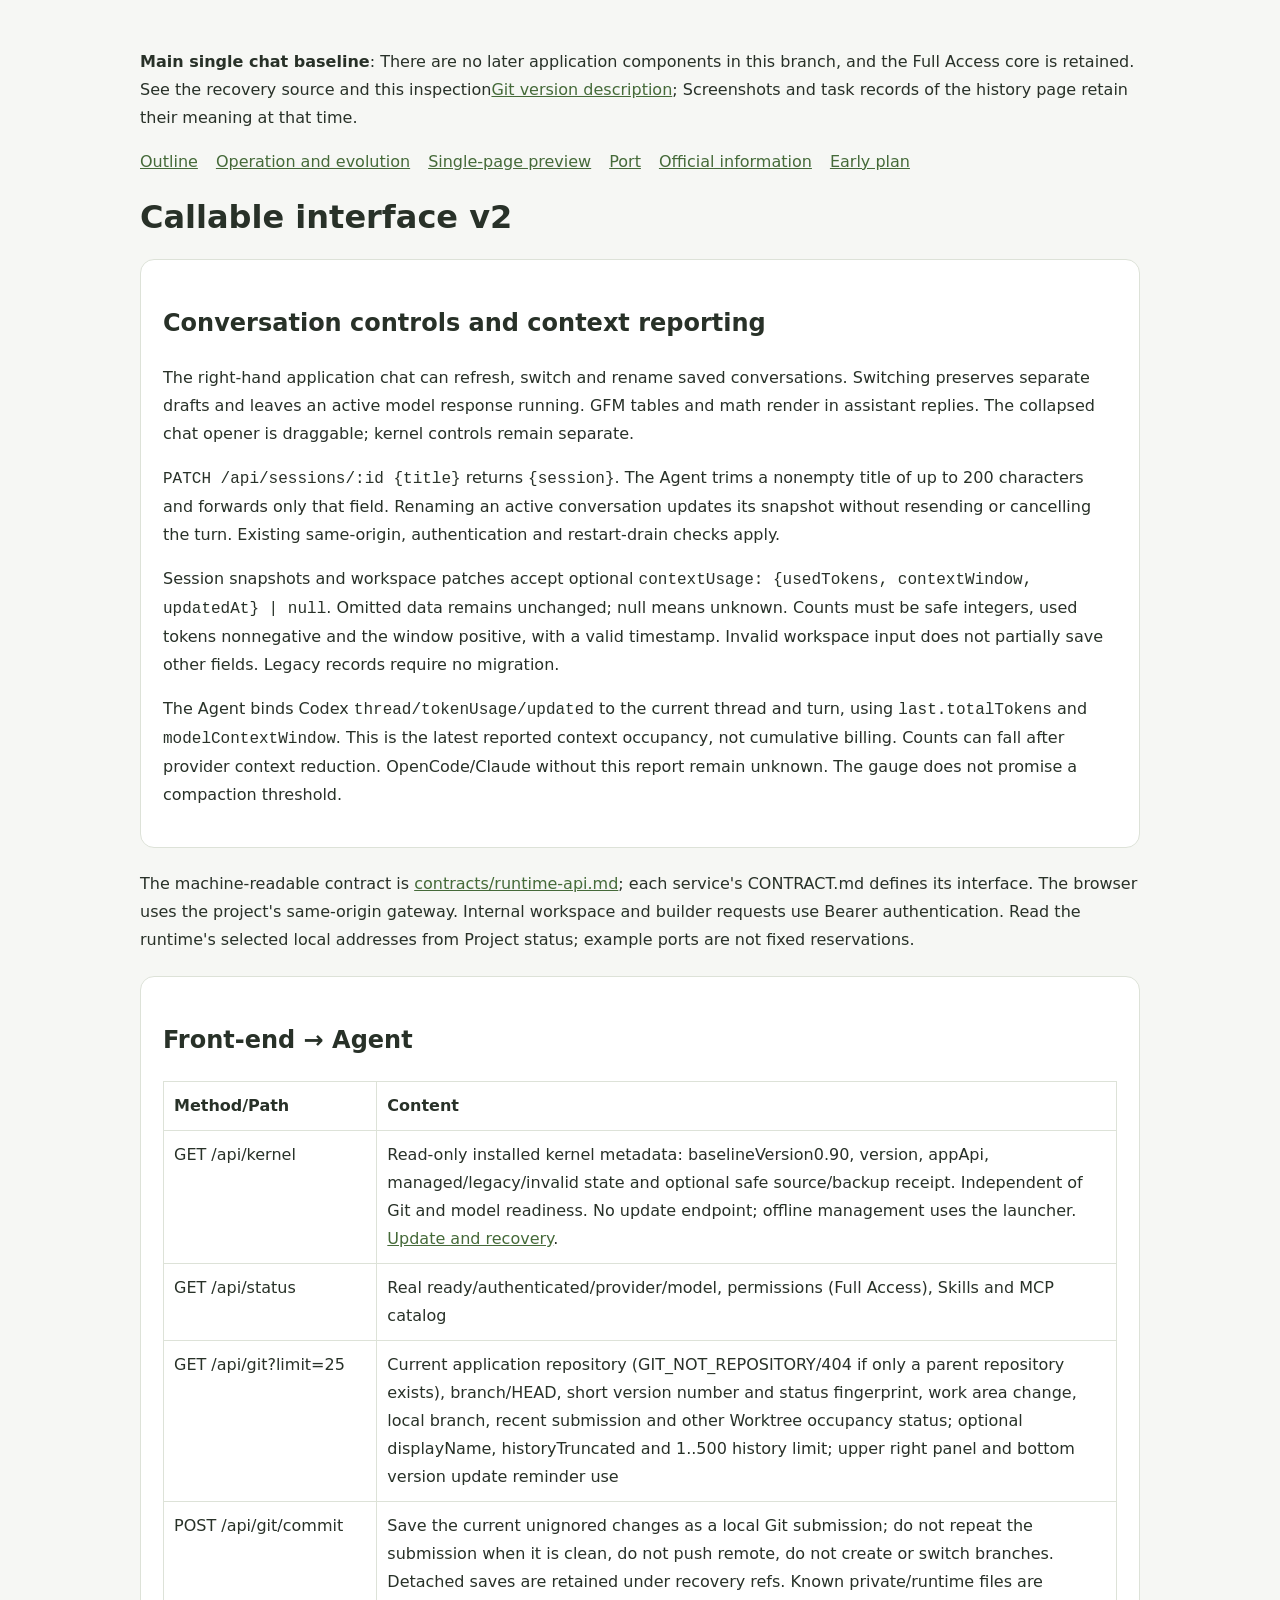
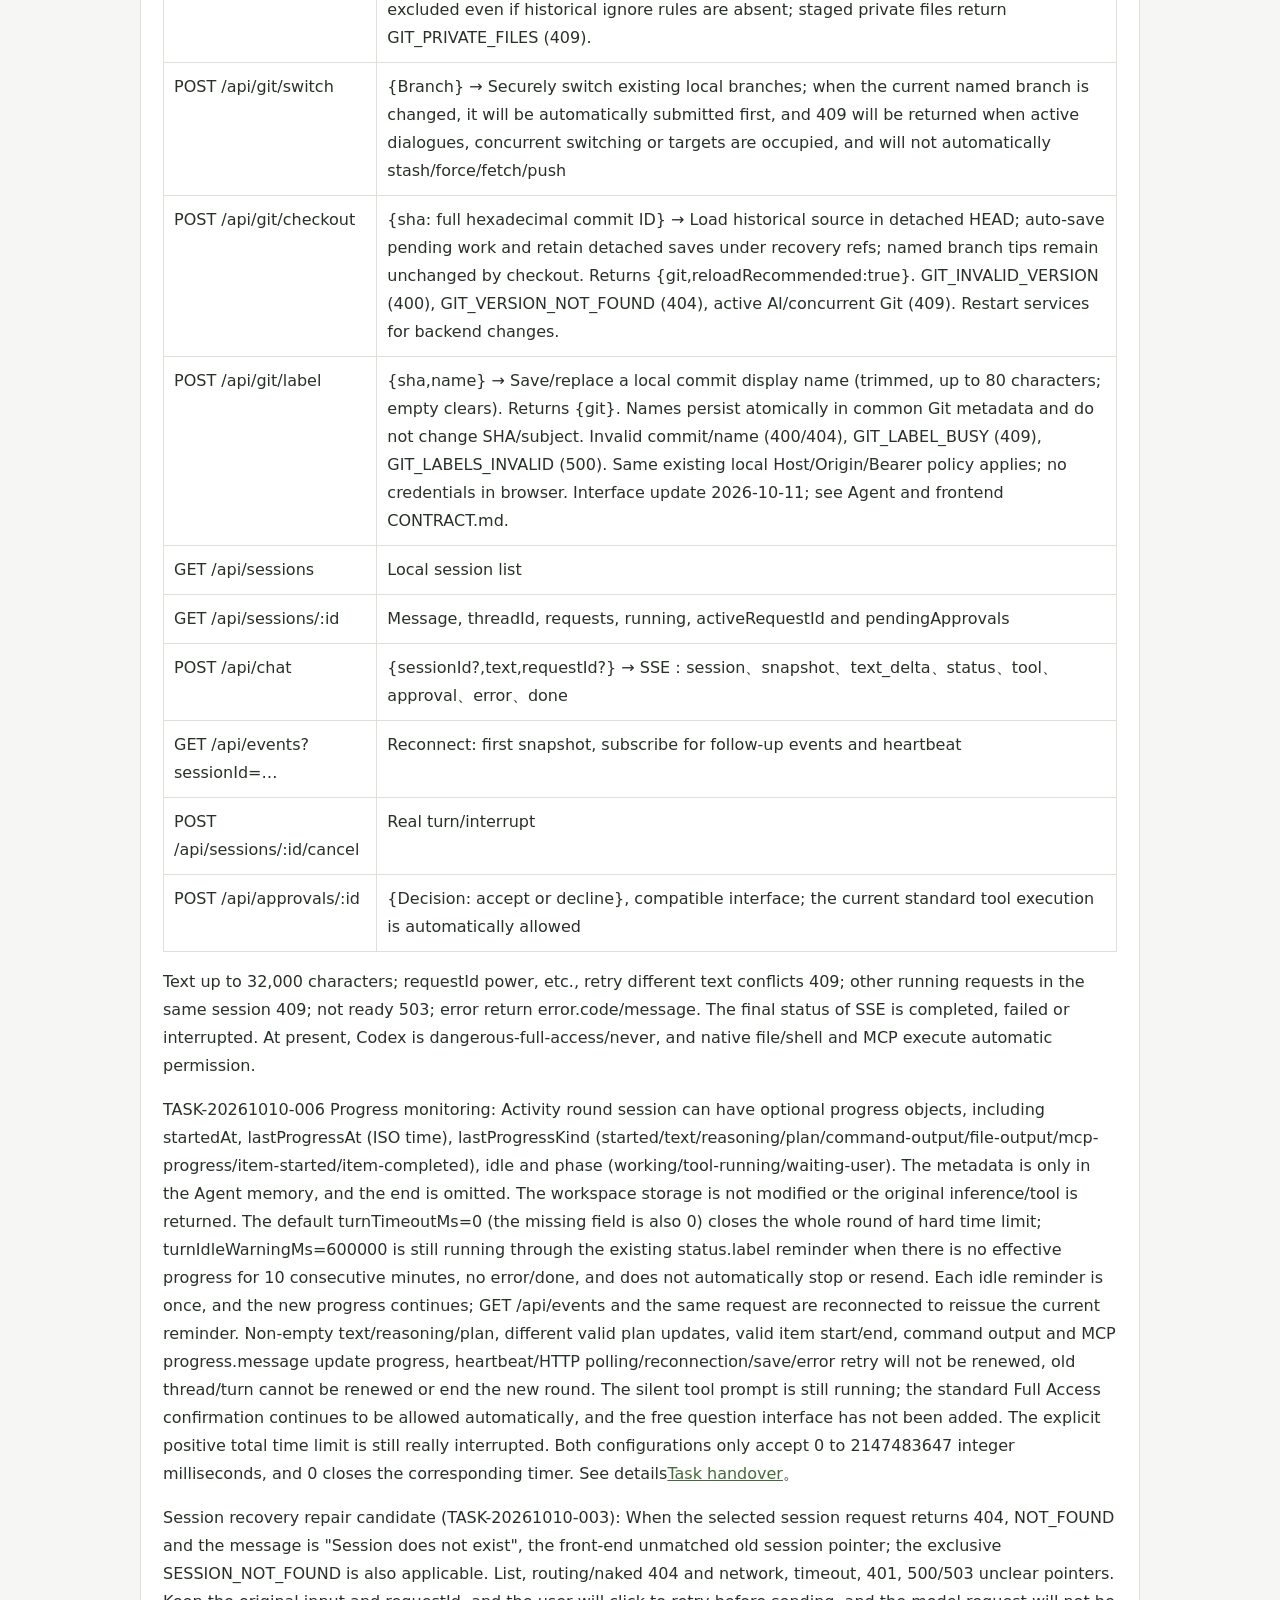
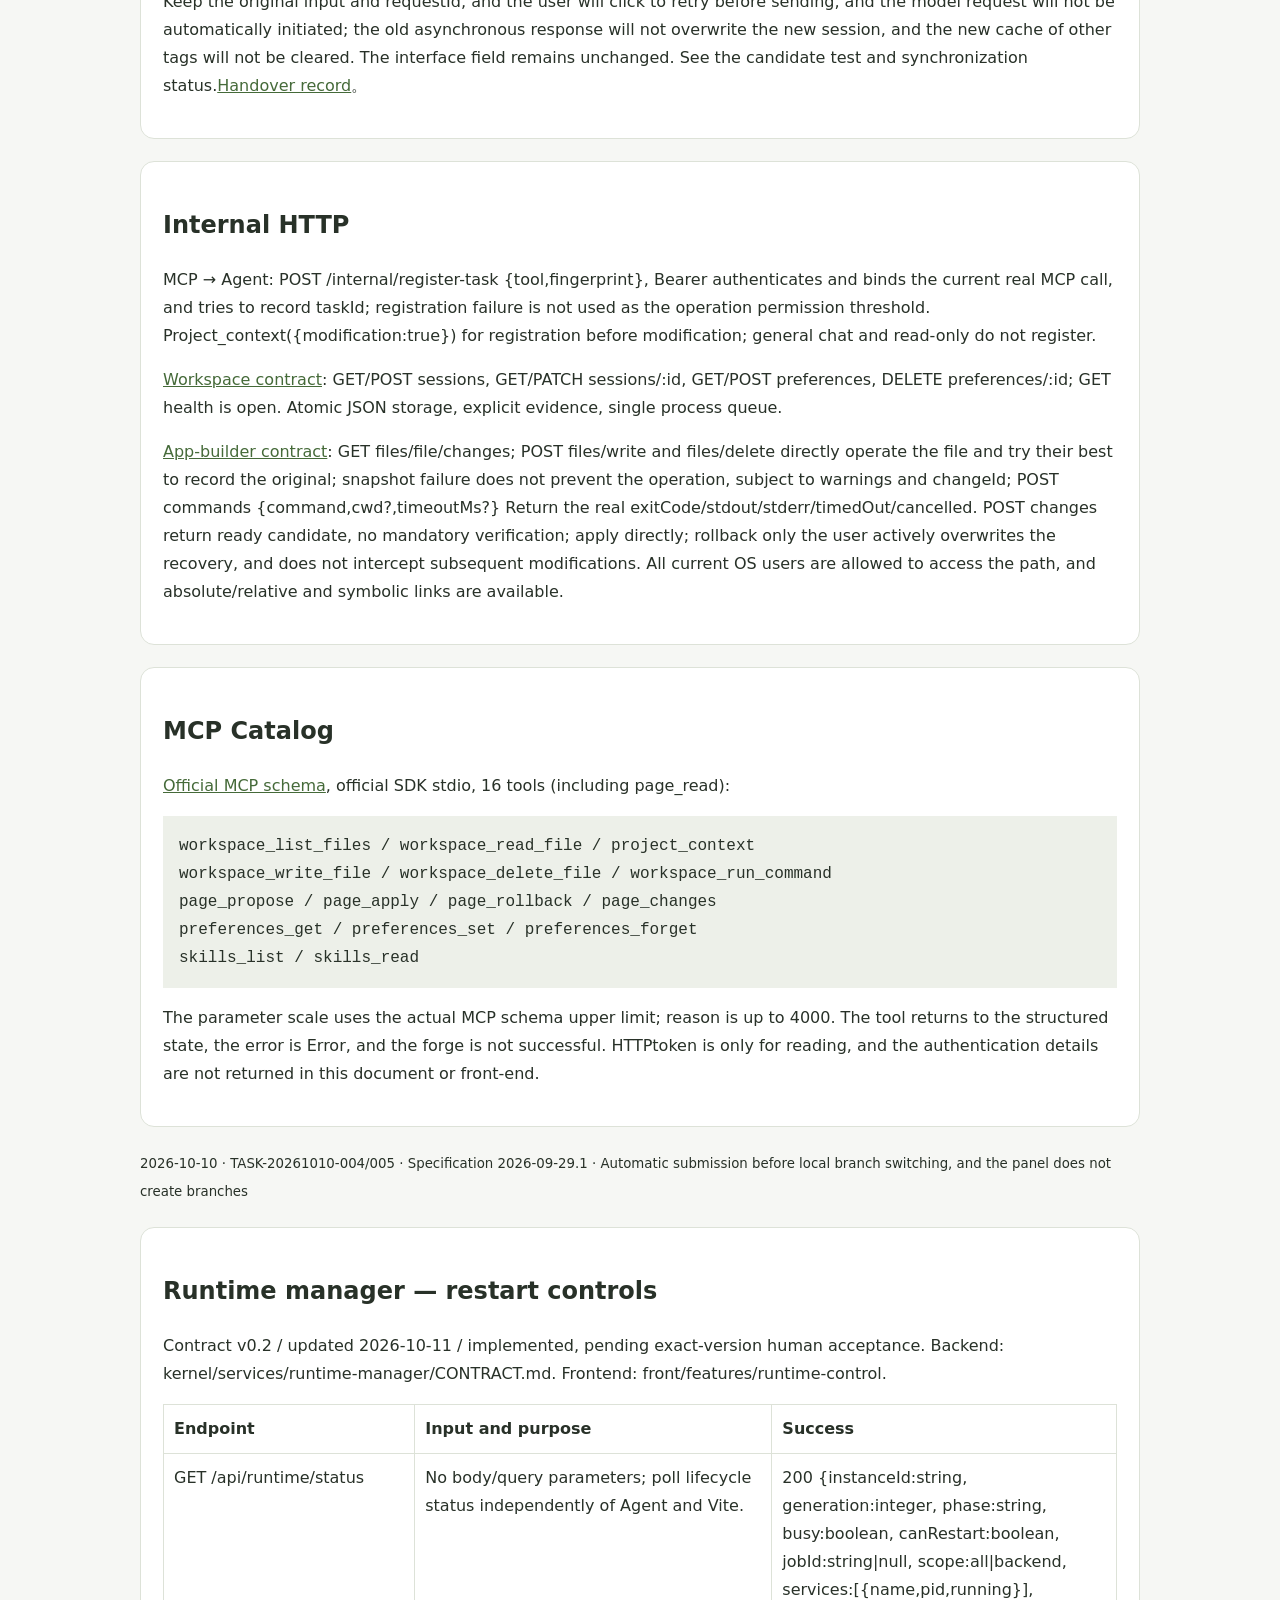
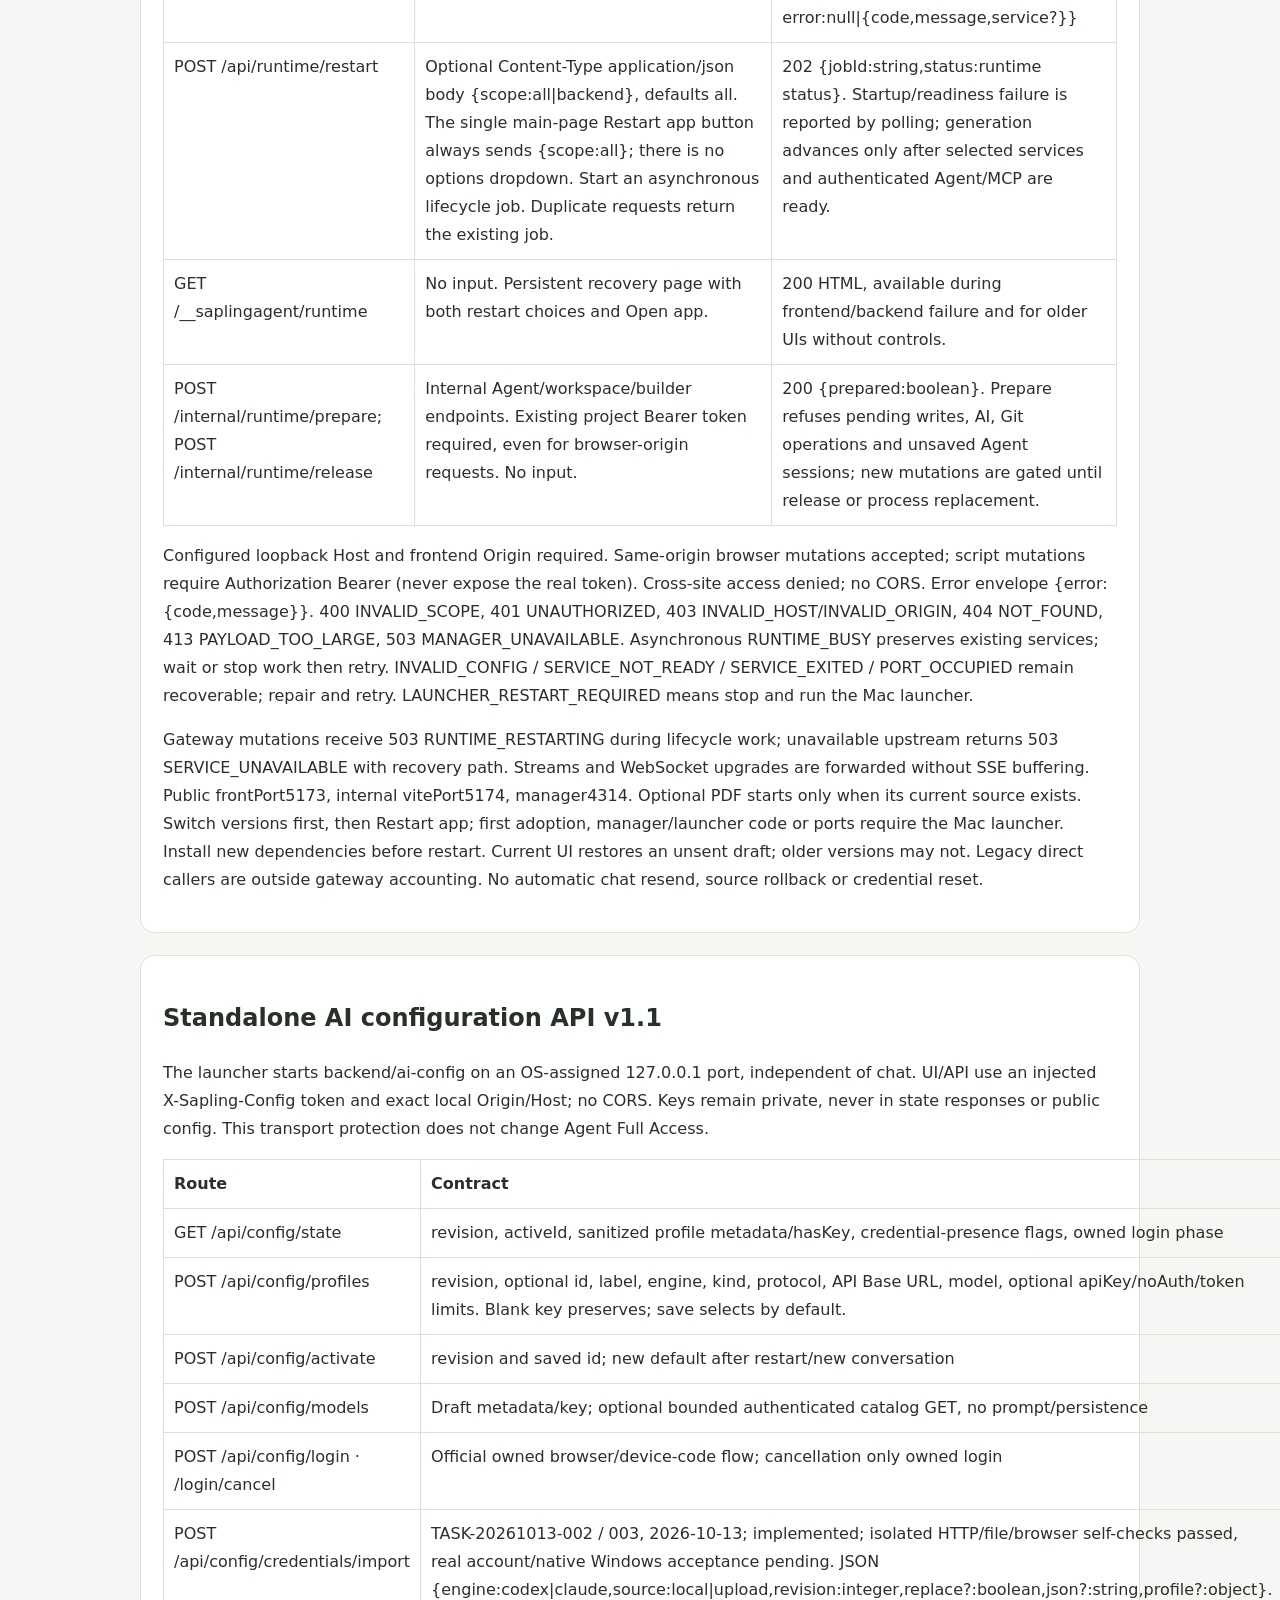
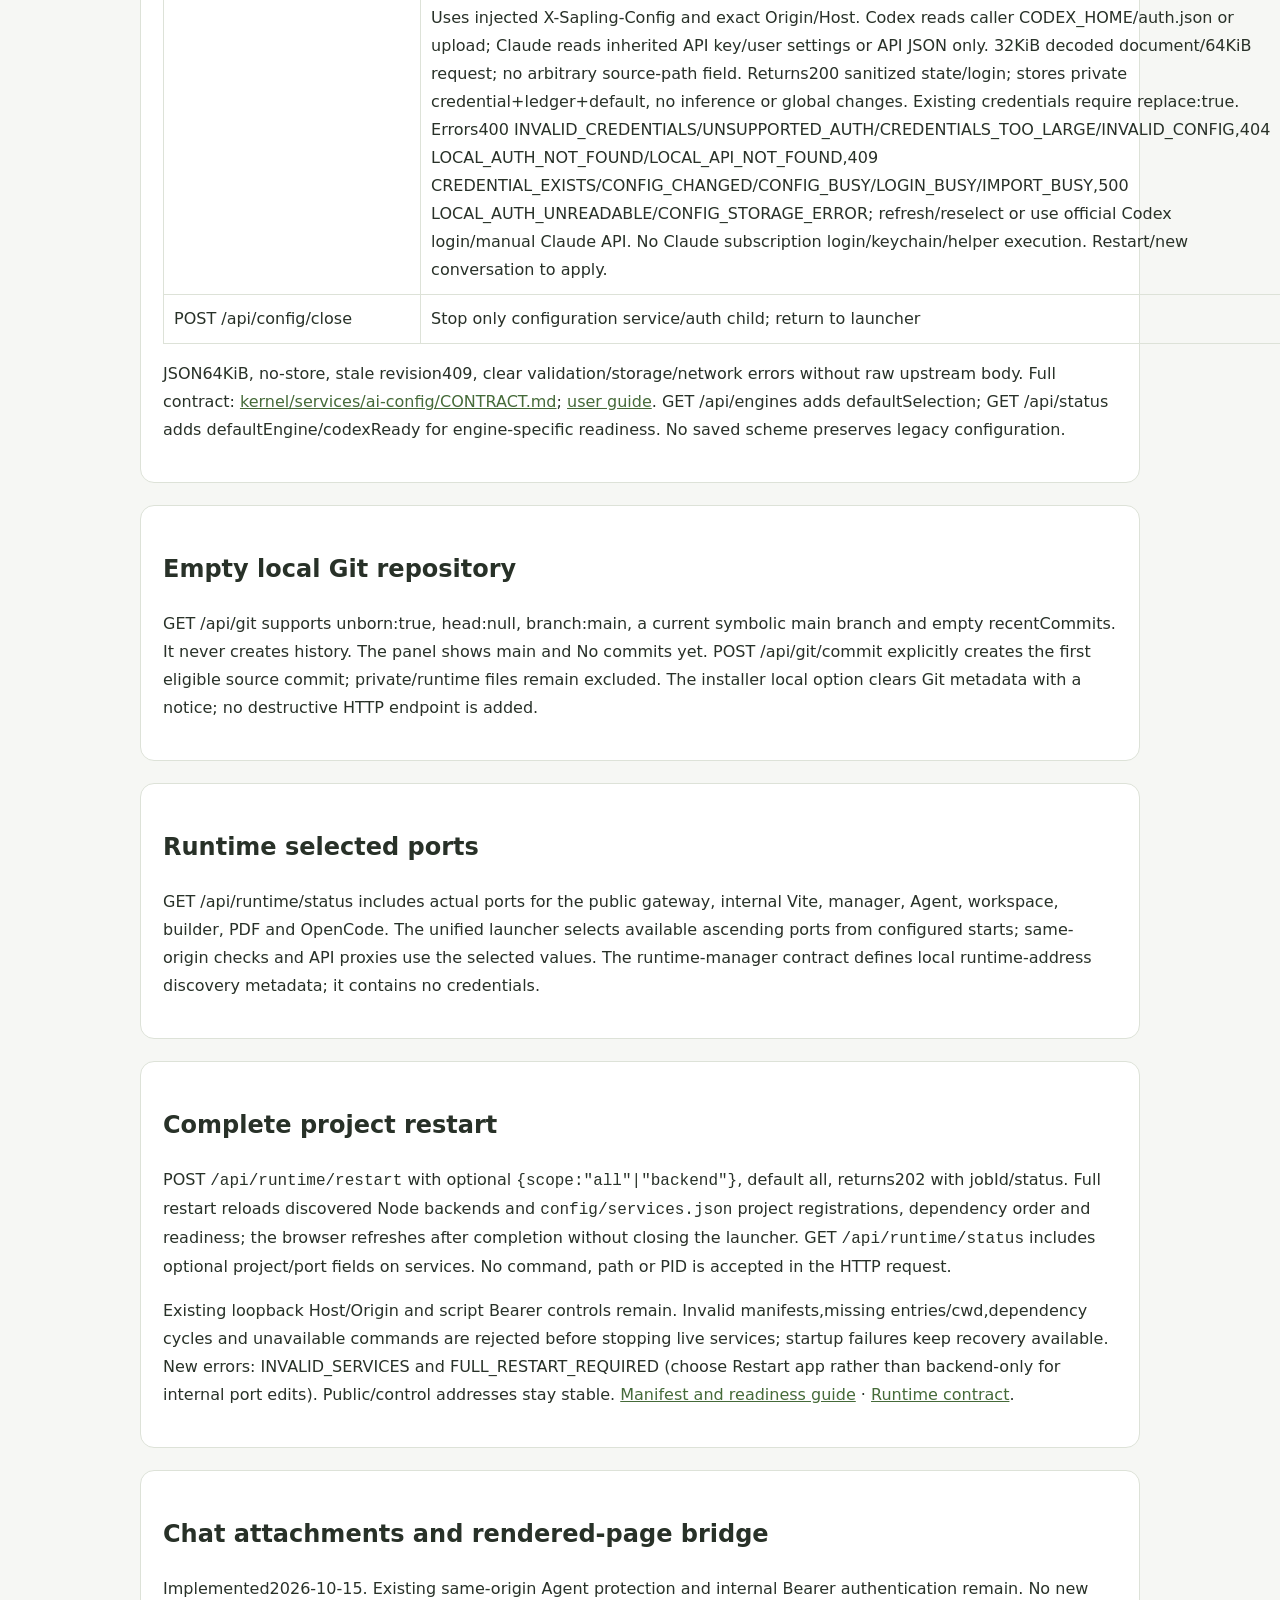
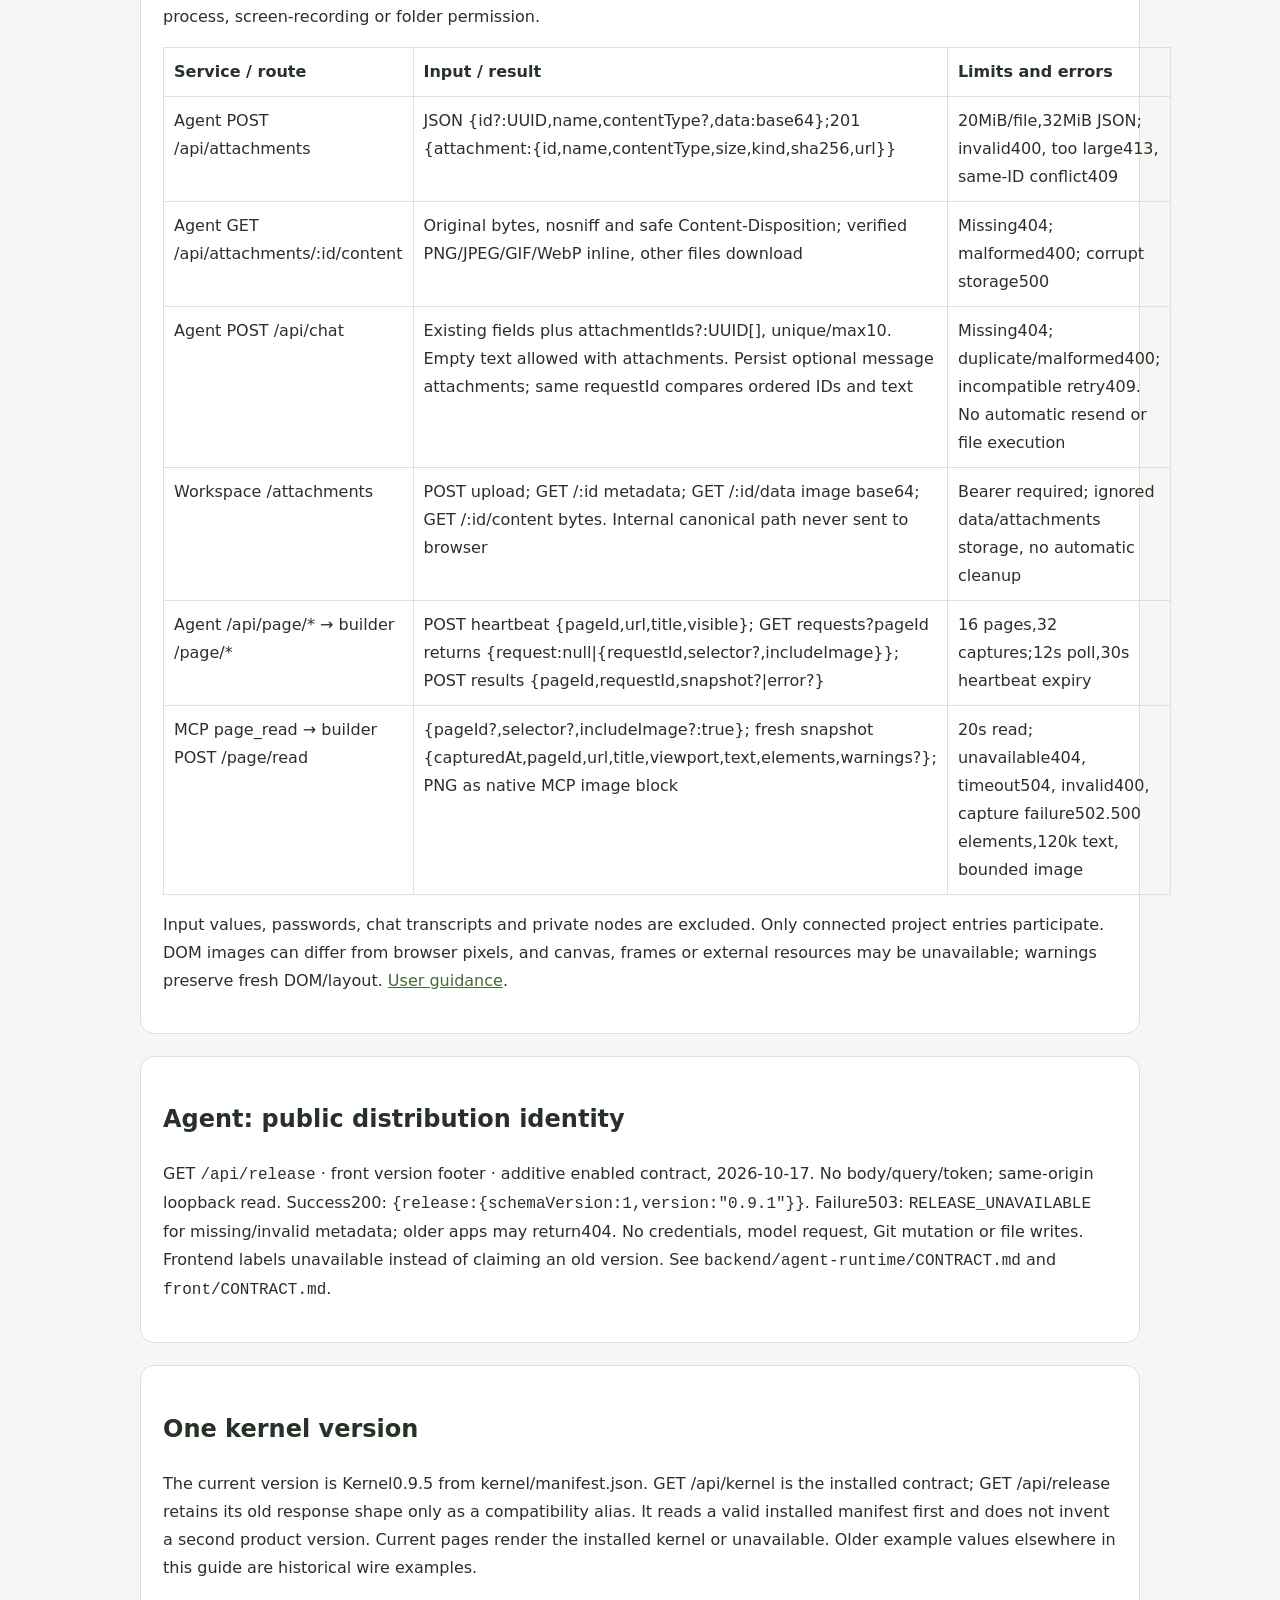
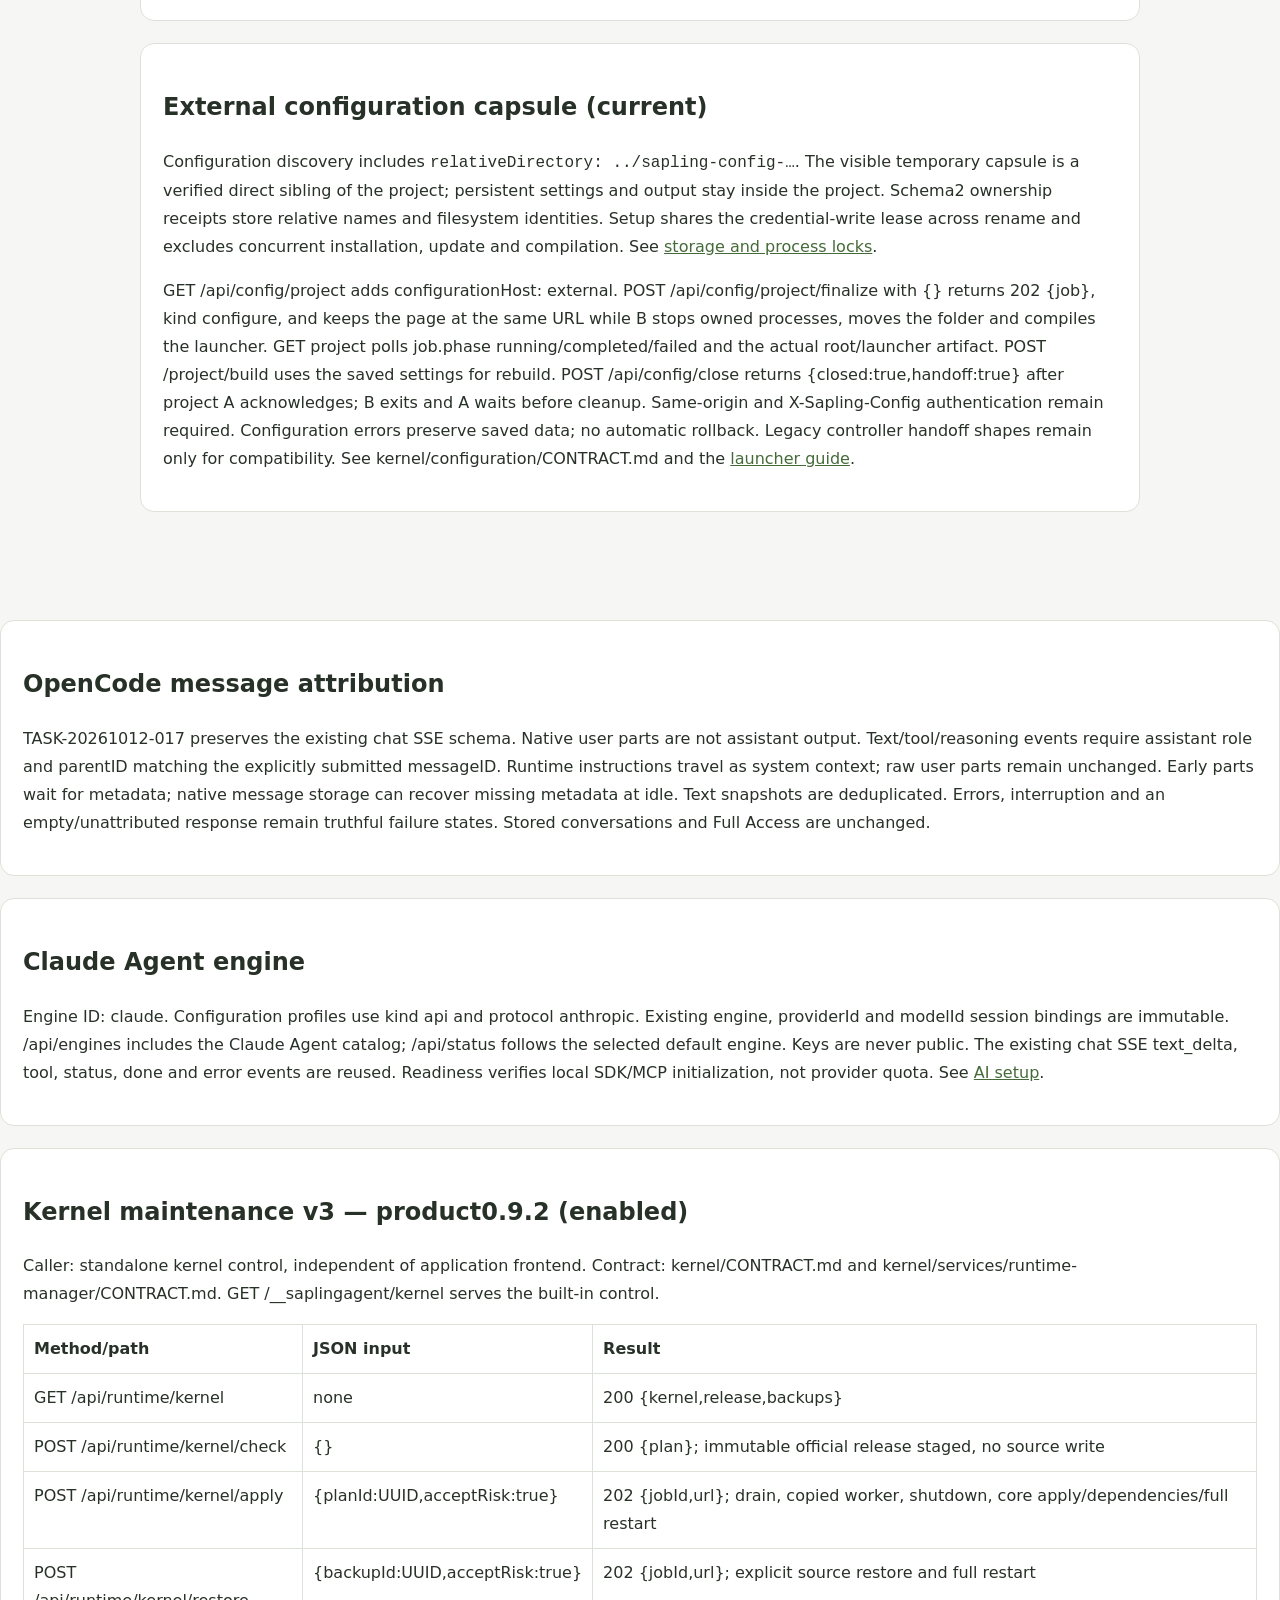
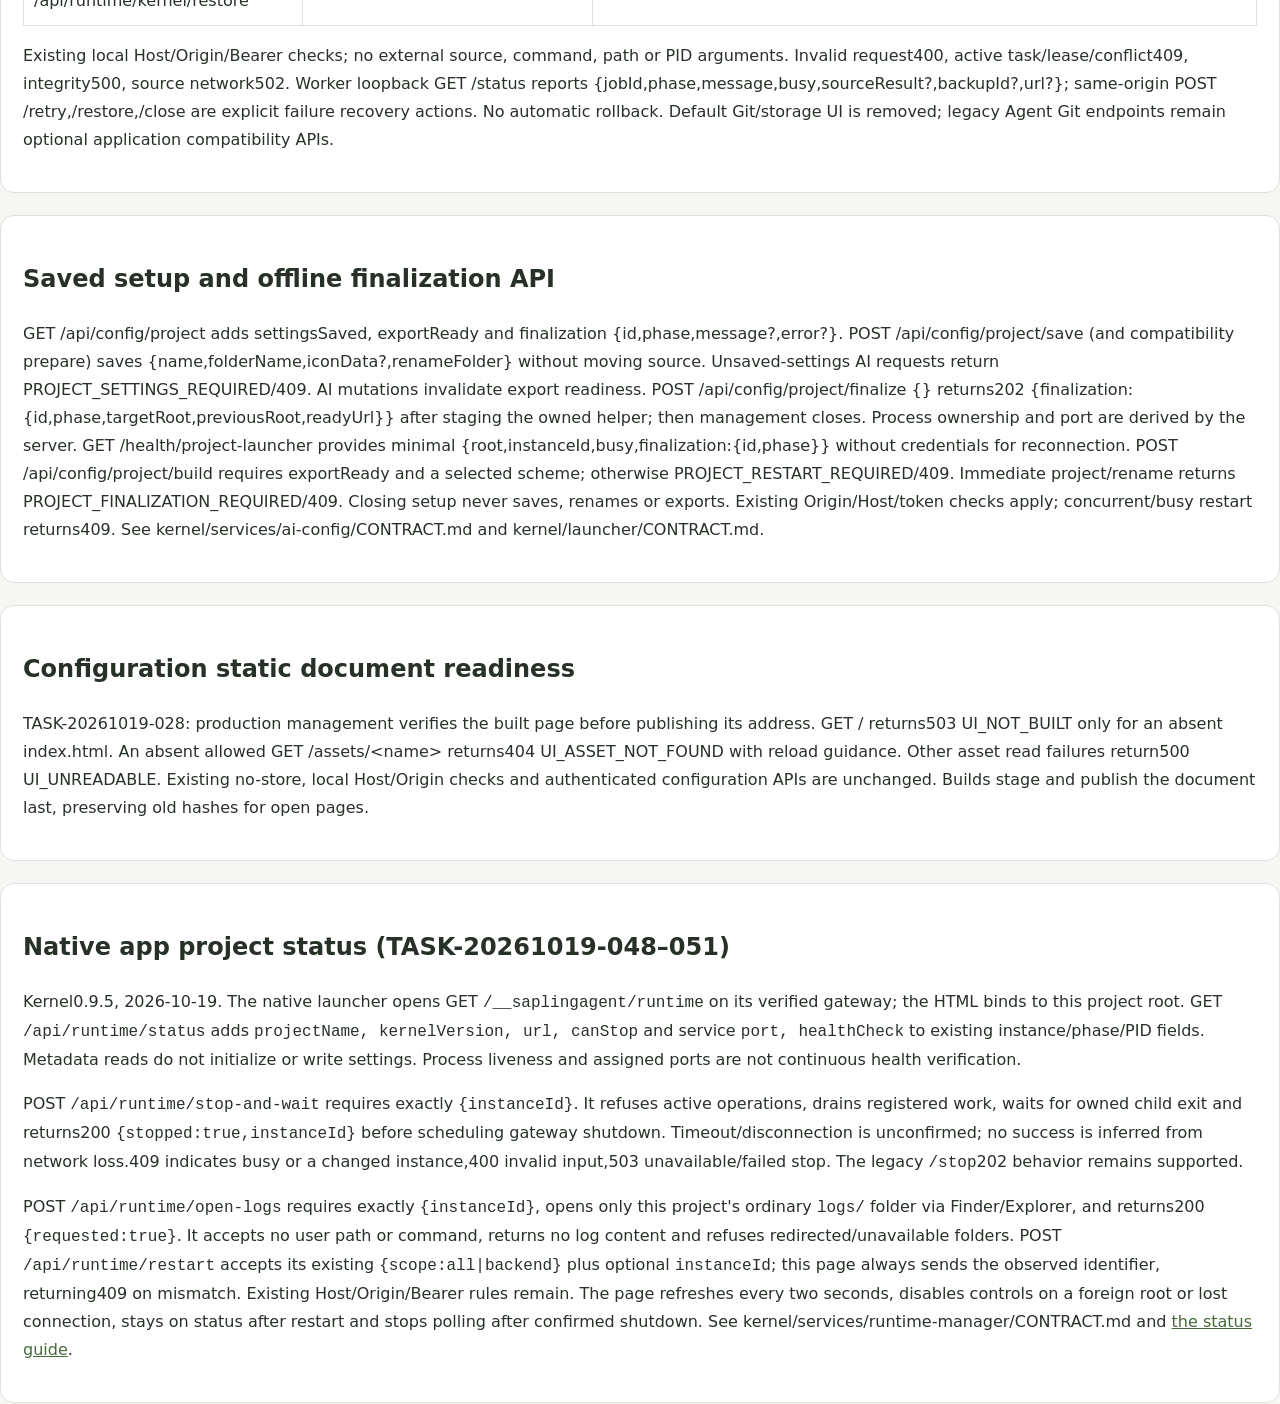
<file: docs/api-interfaces.html>
<!doctype html>
<html lang="en">
<head>
<meta charset="utf-8">
<meta name="viewport" content="width=device-width,initial-scale=1">
<title>Callable interface v2</title>
<style>body{margin:0;background:#f6f7f4;color:#283128;font:16px/1.75 system-ui,sans-serif}main{max-width:1000px;margin:auto;padding:32px 22px 64px}nav{display:flex;flex-wrap:wrap;gap:18px}section{background:#fff;padding:22px;border:1px solid #dde2d8;border-radius:14px;margin:22px 0}h1{line-height:1.25}table{border-collapse:collapse;width:100%}td,th{padding:10px;border:1px solid #dde2d8;text-align:left;vertical-align:top}pre{background:#edf0e9;padding:16px;overflow:auto}a{color:#456a39}img{max-width:100%;border:1px solid #dde2d8;border-radius:12px}@media(max-width:650px){main{padding:22px 12px}section{padding:16px}table{display:block;overflow:auto}}</style>
</head>
<body>
<main><p><strong>Main single chat baseline</strong>: There are no later application components in this branch, and the Full Access core is retained. See the recovery source and this inspection<a href="git-versions.html">Git version description</a>; Screenshots and task records of the history page retain their meaning at that time.</p>
<nav>
<a href="index.html">Outline</a>
<a href="runtime.html">Operation and evolution</a>
<a href="frontend-preview.html">Single-page preview</a>
<a href="api-interfaces.html">Port</a>
<a href="references.html">Official information</a>
<a href="seedagent-plan.html">Early plan</a>
</nav>
<h1>Callable interface v2</h1>
<section>
<h2>Conversation controls and context reporting</h2>
<p>The right-hand application chat can refresh, switch and rename saved conversations. Switching preserves separate drafts and leaves an active model response running. GFM tables and math render in assistant replies. The collapsed chat opener is draggable; kernel controls remain separate.</p>
<p><code>PATCH /api/sessions/:id {title}</code> returns <code>{session}</code>. The Agent trims a nonempty title of up to 200 characters and forwards only that field. Renaming an active conversation updates its snapshot without resending or cancelling the turn. Existing same-origin, authentication and restart-drain checks apply.</p>
<p>Session snapshots and workspace patches accept optional <code>contextUsage: {usedTokens, contextWindow, updatedAt} | null</code>. Omitted data remains unchanged; null means unknown. Counts must be safe integers, used tokens nonnegative and the window positive, with a valid timestamp. Invalid workspace input does not partially save other fields. Legacy records require no migration.</p>
<p>The Agent binds Codex <code>thread/tokenUsage/updated</code> to the current thread and turn, using <code>last.totalTokens</code> and <code>modelContextWindow</code>. This is the latest reported context occupancy, not cumulative billing. Counts can fall after provider context reduction. OpenCode/Claude without this report remain unknown. The gauge does not promise a compaction threshold.</p>
</section>
<p>The machine-readable contract is <a href="../contracts/runtime-api.md">contracts/runtime-api.md</a>; each service's CONTRACT.md defines its interface. The browser uses the project's same-origin gateway. Internal workspace and builder requests use Bearer authentication. Read the runtime's selected local addresses from Project status; example ports are not fixed reservations.</p>
<section>
<h2>Front-end → Agent</h2>
<table>
<tr>
<th>Method/Path</th>
<th>Content</th>
</tr>
<tr>
<td>GET /api/kernel</td><td>Read-only installed kernel metadata: baselineVersion0.90, version, appApi, managed/legacy/invalid state and optional safe source/backup receipt. Independent of Git and model readiness. No update endpoint; offline management uses the launcher. <a href="kernel-management.html">Update and recovery</a>.</td></tr><tr><td>GET /api/status</td>
<td>Real ready/authenticated/provider/model, permissions (Full Access), Skills and MCP catalog</td>
</tr>
<tr>
<td>GET /api/git?limit=25</td>
<td>Current application repository (GIT_NOT_REPOSITORY/404 if only a parent repository exists), branch/HEAD, short version number and status fingerprint, work area change, local branch, recent submission and other Worktree occupancy status; optional displayName, historyTruncated and 1..500 history limit; upper right panel and bottom version update reminder use</td>
</tr>
<tr>
<td>POST /api/git/commit</td>
<td>Save the current unignored changes as a local Git submission; do not repeat the submission when it is clean, do not push remote, do not create or switch branches. Detached saves are retained under recovery refs. Known private/runtime files are excluded even if historical ignore rules are absent; staged private files return GIT_PRIVATE_FILES (409).</td>
</tr>
<tr>
<td>POST /api/git/switch</td>
<td>{Branch} → Securely switch existing local branches; when the current named branch is changed, it will be automatically submitted first, and 409 will be returned when active dialogues, concurrent switching or targets are occupied, and will not automatically stash/force/fetch/push</td>
</tr>
<tr>
<td>POST /api/git/checkout</td><td>{sha: full hexadecimal commit ID} → Load historical source in detached HEAD; auto-save pending work and retain detached saves under recovery refs; named branch tips remain unchanged by checkout. Returns {git,reloadRecommended:true}. GIT_INVALID_VERSION (400), GIT_VERSION_NOT_FOUND (404), active AI/concurrent Git (409). Restart services for backend changes.</td></tr><tr><td>POST /api/git/label</td><td>{sha,name} → Save/replace a local commit display name (trimmed, up to 80 characters; empty clears). Returns {git}. Names persist atomically in common Git metadata and do not change SHA/subject. Invalid commit/name (400/404), GIT_LABEL_BUSY (409), GIT_LABELS_INVALID (500). Same existing local Host/Origin/Bearer policy applies; no credentials in browser. Interface update 2026-10-11; see Agent and frontend CONTRACT.md.</td></tr><tr><td>GET /api/sessions</td>
<td>Local session list</td>
</tr>
<tr>
<td>GET /api/sessions/:id</td>
<td>Message, threadId, requests, running, activeRequestId and pendingApprovals</td>
</tr>
<tr>
<td>POST /api/chat</td>
<td>{sessionId?,text,requestId?} → SSE：session、snapshot、text_delta、status、tool、approval、error、done</td>
</tr>
<tr>
<td>GET /api/events?sessionId=…</td>
<td>Reconnect: first snapshot, subscribe for follow-up events and heartbeat</td>
</tr>
<tr>
<td>POST /api/sessions/:id/cancel</td>
<td>Real turn/interrupt</td>
</tr>
<tr>
<td>POST /api/approvals/:id</td>
<td>{Decision: accept or decline}, compatible interface; the current standard tool execution is automatically allowed</td>
</tr>
</table>
<p>Text up to 32,000 characters; requestId power, etc., retry different text conflicts 409; other running requests in the same session 409; not ready 503; error return error.code/message. The final status of SSE is completed, failed or interrupted. At present, Codex is dangerous-full-access/never, and native file/shell and MCP execute automatic permission.</p>
<p>TASK-20261010-006 Progress monitoring: Activity round session can have optional progress objects, including startedAt, lastProgressAt (ISO time), lastProgressKind (started/text/reasoning/plan/command-output/file-output/mcp-progress/item-started/item-completed), idle and phase (working/tool-running/waiting-user). The metadata is only in the Agent memory, and the end is omitted. The workspace storage is not modified or the original inference/tool is returned. The default turnTimeoutMs=0 (the missing field is also 0) closes the whole round of hard time limit; turnIdleWarningMs=600000 is still running through the existing status.label reminder when there is no effective progress for 10 consecutive minutes, no error/done, and does not automatically stop or resend. Each idle reminder is once, and the new progress continues; GET /api/events and the same request are reconnected to reissue the current reminder. Non-empty text/reasoning/plan, different valid plan updates, valid item start/end, command output and MCP progress.message update progress, heartbeat/HTTP polling/reconnection/save/error retry will not be renewed, old thread/turn cannot be renewed or end the new round. The silent tool prompt is still running; the standard Full Access confirmation continues to be allowed automatically, and the free question interface has not been added. The explicit positive total time limit is still really interrupted. Both configurations only accept 0 to 2147483647 integer milliseconds, and 0 closes the corresponding timer. See details<a href="../backend/agent-runtime/ai-tasks/TASK-20261010-006.md">Task handover</a>。</p>
<p>Session recovery repair candidate (TASK-20261010-003): When the selected session request returns 404, NOT_FOUND and the message is "Session does not exist", the front-end unmatched old session pointer; the exclusive SESSION_NOT_FOUND is also applicable. List, routing/naked 404 and network, timeout, 401, 500/503 unclear pointers. Keep the original input and requestId, and the user will click to retry before sending, and the model request will not be automatically initiated; the old asynchronous response will not overwrite the new session, and the new cache of other tags will not be cleared. The interface field remains unchanged. See the candidate test and synchronization status.<a href="../front/ai-tasks/TASK-20261010-003.md">Handover record</a>。</p>
</section>
<section>
<h2>Internal HTTP</h2>
<p>MCP → Agent: POST /internal/register-task {tool,fingerprint}, Bearer authenticates and binds the current real MCP call, and tries to record taskId; registration failure is not used as the operation permission threshold. Project_context({modification:true}) for registration before modification; general chat and read-only do not register.</p>
<p>
<a href="../backend/workspace/CONTRACT.md">Workspace contract</a>: GET/POST sessions, GET/PATCH sessions/:id, GET/POST preferences, DELETE preferences/:id; GET health is open. Atomic JSON storage, explicit evidence, single process queue.</p>
<p>
<a href="../backend/app-builder/CONTRACT.md">App-builder contract</a>: GET files/file/changes; POST files/write and files/delete directly operate the file and try their best to record the original; snapshot failure does not prevent the operation, subject to warnings and changeId; POST commands {command,cwd?,timeoutMs?} Return the real exitCode/stdout/stderr/timedOut/cancelled. POST changes return ready candidate, no mandatory verification; apply directly; rollback only the user actively overwrites the recovery, and does not intercept subsequent modifications. All current OS users are allowed to access the path, and absolute/relative and symbolic links are available.</p>
</section>
<section>
<h2>MCP Catalog</h2>
<p>
<a href="../backend/mcp-runtime/CONTRACT.md">Official MCP schema</a>, official SDK stdio, 16 tools (including page_read):</p>
<pre>workspace_list_files / workspace_read_file / project_context
workspace_write_file / workspace_delete_file / workspace_run_command
page_propose / page_apply / page_rollback / page_changes
preferences_get / preferences_set / preferences_forget
skills_list / skills_read</pre>
<p>The parameter scale uses the actual MCP schema upper limit; reason is up to 4000. The tool returns to the structured state, the error is Error, and the forge is not successful. HTTPtoken is only for reading, and the authentication details are not returned in this document or front-end.</p>
</section>
<p>
<small>2026-10-10 · TASK-20261010-004/005 · Specification 2026-09-29.1 · Automatic submission before local branch switching, and the panel does not create branches</small>
</p>
<section id="runtime-control"><h2>Runtime manager — restart controls</h2><p>Contract v0.2 / updated 2026-10-11 / implemented, pending exact-version human acceptance. Backend: kernel/services/runtime-manager/CONTRACT.md. Frontend: front/features/runtime-control.</p><table><thead><tr><th>Endpoint</th><th>Input and purpose</th><th>Success</th></tr></thead><tbody><tr><td>GET /api/runtime/status</td><td>No body/query parameters; poll lifecycle status independently of Agent and Vite.</td><td>200 {instanceId:string, generation:integer, phase:string, busy:boolean, canRestart:boolean, jobId:string|null, scope:all|backend, services:[{name,pid,running}], error:null|{code,message,service?}}</td></tr><tr><td>POST /api/runtime/restart</td><td>Optional Content-Type application/json body {scope:all|backend}, defaults all. The single main-page Restart app button always sends {scope:all}; there is no options dropdown. Start an asynchronous lifecycle job. Duplicate requests return the existing job.</td><td>202 {jobId:string,status:runtime status}. Startup/readiness failure is reported by polling; generation advances only after selected services and authenticated Agent/MCP are ready.</td></tr><tr><td>GET /__saplingagent/runtime</td><td>No input. Persistent recovery page with both restart choices and Open app.</td><td>200 HTML, available during frontend/backend failure and for older UIs without controls.</td></tr><tr><td>POST /internal/runtime/prepare; POST /internal/runtime/release</td><td>Internal Agent/workspace/builder endpoints. Existing project Bearer token required, even for browser-origin requests. No input.</td><td>200 {prepared:boolean}. Prepare refuses pending writes, AI, Git operations and unsaved Agent sessions; new mutations are gated until release or process replacement.</td></tr></tbody></table><p>Configured loopback Host and frontend Origin required. Same-origin browser mutations accepted; script mutations require Authorization Bearer (never expose the real token). Cross-site access denied; no CORS. Error envelope {error:{code,message}}. 400 INVALID_SCOPE, 401 UNAUTHORIZED, 403 INVALID_HOST/INVALID_ORIGIN, 404 NOT_FOUND, 413 PAYLOAD_TOO_LARGE, 503 MANAGER_UNAVAILABLE. Asynchronous RUNTIME_BUSY preserves existing services; wait or stop work then retry. INVALID_CONFIG / SERVICE_NOT_READY / SERVICE_EXITED / PORT_OCCUPIED remain recoverable; repair and retry. LAUNCHER_RESTART_REQUIRED means stop and run the Mac launcher.</p><p>Gateway mutations receive 503 RUNTIME_RESTARTING during lifecycle work; unavailable upstream returns 503 SERVICE_UNAVAILABLE with recovery path. Streams and WebSocket upgrades are forwarded without SSE buffering. Public frontPort5173, internal vitePort5174, manager4314. Optional PDF starts only when its current source exists. Switch versions first, then Restart app; first adoption, manager/launcher code or ports require the Mac launcher. Install new dependencies before restart. Current UI restores an unsent draft; older versions may not. Legacy direct callers are outside gateway accounting. No automatic chat resend, source rollback or credential reset.</p></section><section><h2>Standalone AI configuration API v1.1</h2><p>The launcher starts backend/ai-config on an OS-assigned 127.0.0.1 port, independent of chat. UI/API use an injected X-Sapling-Config token and exact local Origin/Host; no CORS. Keys remain private, never in state responses or public config. This transport protection does not change Agent Full Access.</p><table><tr><th>Route</th><th>Contract</th></tr><tr><td>GET /api/config/state</td><td>revision, activeId, sanitized profile metadata/hasKey, credential-presence flags, owned login phase</td></tr><tr><td>POST /api/config/profiles</td><td>revision, optional id, label, engine, kind, protocol, API Base URL, model, optional apiKey/noAuth/token limits. Blank key preserves; save selects by default.</td></tr><tr><td>POST /api/config/activate</td><td>revision and saved id; new default after restart/new conversation</td></tr><tr><td>POST /api/config/models</td><td>Draft metadata/key; optional bounded authenticated catalog GET, no prompt/persistence</td></tr><tr><td>POST /api/config/login · /login/cancel</td><td>Official owned browser/device-code flow; cancellation only owned login</td></tr><tr><td>POST /api/config/credentials/import</td><td>TASK-20261013-002 / 003, 2026-10-13; implemented; isolated HTTP/file/browser self-checks passed, real account/native Windows acceptance pending. JSON {engine:codex|claude,source:local|upload,revision:integer,replace?:boolean,json?:string,profile?:object}. Uses injected X-Sapling-Config and exact Origin/Host. Codex reads caller CODEX_HOME/auth.json or upload; Claude reads inherited API key/user settings or API JSON only. 32KiB decoded document/64KiB request; no arbitrary source-path field. Returns200 sanitized state/login; stores private credential+ledger+default, no inference or global changes. Existing credentials require replace:true. Errors400 INVALID_CREDENTIALS/UNSUPPORTED_AUTH/CREDENTIALS_TOO_LARGE/INVALID_CONFIG,404 LOCAL_AUTH_NOT_FOUND/LOCAL_API_NOT_FOUND,409 CREDENTIAL_EXISTS/CONFIG_CHANGED/CONFIG_BUSY/LOGIN_BUSY/IMPORT_BUSY,500 LOCAL_AUTH_UNREADABLE/CONFIG_STORAGE_ERROR; refresh/reselect or use official Codex login/manual Claude API. No Claude subscription login/keychain/helper execution. Restart/new conversation to apply.</td></tr><tr><td>POST /api/config/close</td><td>Stop only configuration service/auth child; return to launcher</td></tr></table><p>JSON64KiB, no-store, stale revision409, clear validation/storage/network errors without raw upstream body. Full contract: <a href="../kernel/services/ai-config/CONTRACT.md">kernel/services/ai-config/CONTRACT.md</a>; <a href="ai-configuration.html">user guide</a>. GET /api/engines adds defaultSelection; GET /api/status adds defaultEngine/codexReady for engine-specific readiness. No saved scheme preserves legacy configuration.</p></section><section><h2>Empty local Git repository</h2><p>GET /api/git supports unborn:true, head:null, branch:main, a current symbolic main branch and empty recentCommits. It never creates history. The panel shows main and No commits yet. POST /api/git/commit explicitly creates the first eligible source commit; private/runtime files remain excluded. The installer local option clears Git metadata with a notice; no destructive HTTP endpoint is added.</p></section><section><h2>Runtime selected ports</h2><p>GET /api/runtime/status includes actual ports for the public gateway, internal Vite, manager, Agent, workspace, builder, PDF and OpenCode. The unified launcher selects available ascending ports from configured starts; same-origin checks and API proxies use the selected values. The runtime-manager contract defines local runtime-address discovery metadata; it contains no credentials.</p></section><section id="project-services"><h2>Complete project restart</h2><p>POST <code>/api/runtime/restart</code> with optional <code>{scope:"all"|"backend"}</code>, default all, returns202 with jobId/status. Full restart reloads discovered Node backends and <code>config/services.json</code> project registrations, dependency order and readiness; the browser refreshes after completion without closing the launcher. GET <code>/api/runtime/status</code> includes optional project/port fields on services. No command, path or PID is accepted in the HTTP request.</p><p>Existing loopback Host/Origin and script Bearer controls remain. Invalid manifests,missing entries/cwd,dependency cycles and unavailable commands are rejected before stopping live services; startup failures keep recovery available. New errors: INVALID_SERVICES and FULL_RESTART_REQUIRED (choose Restart app rather than backend-only for internal port edits). Public/control addresses stay stable. <a href="project-services.html">Manifest and readiness guide</a> · <a href="../kernel/services/runtime-manager/CONTRACT.md">Runtime contract</a>.</p></section><section id="chat-files-pages"><h2>Chat attachments and rendered-page bridge</h2><p>Implemented2026-10-15. Existing same-origin Agent protection and internal Bearer authentication remain. No new process, screen-recording or folder permission.</p><table><thead><tr><th>Service / route</th><th>Input / result</th><th>Limits and errors</th></tr></thead><tbody><tr><td>Agent POST /api/attachments</td><td>JSON {id?:UUID,name,contentType?,data:base64};201 {attachment:{id,name,contentType,size,kind,sha256,url}}</td><td>20MiB/file,32MiB JSON; invalid400, too large413, same-ID conflict409</td></tr><tr><td>Agent GET /api/attachments/:id/content</td><td>Original bytes, nosniff and safe Content-Disposition; verified PNG/JPEG/GIF/WebP inline, other files download</td><td>Missing404; malformed400; corrupt storage500</td></tr><tr><td>Agent POST /api/chat</td><td>Existing fields plus attachmentIds?:UUID[], unique/max10. Empty text allowed with attachments. Persist optional message attachments; same requestId compares ordered IDs and text</td><td>Missing404; duplicate/malformed400; incompatible retry409. No automatic resend or file execution</td></tr><tr><td>Workspace /attachments</td><td>POST upload; GET /:id metadata; GET /:id/data image base64; GET /:id/content bytes. Internal canonical path never sent to browser</td><td>Bearer required; ignored data/attachments storage, no automatic cleanup</td></tr><tr><td>Agent /api/page/* → builder /page/*</td><td>POST heartbeat {pageId,url,title,visible}; GET requests?pageId returns {request:null|{requestId,selector?,includeImage}}; POST results {pageId,requestId,snapshot?|error?}</td><td>16 pages,32 captures;12s poll,30s heartbeat expiry</td></tr><tr><td>MCP page_read → builder POST /page/read</td><td>{pageId?,selector?,includeImage?:true}; fresh snapshot {capturedAt,pageId,url,title,viewport,text,elements,warnings?}; PNG as native MCP image block</td><td>20s read; unavailable404, timeout504, invalid400, capture failure502.500 elements,120k text, bounded image</td></tr></tbody></table><p>Input values, passwords, chat transcripts and private nodes are excluded. Only connected project entries participate. DOM images can differ from browser pixels, and canvas, frames or external resources may be unavailable; warnings preserve fresh DOM/layout. <a href="runtime.html#chat-files-pages">User guidance</a>.</p></section>
<section><h2>Agent: public distribution identity</h2><p>GET <code>/api/release</code> · front version footer · additive enabled contract, 2026-10-17. No body/query/token; same-origin loopback read. Success200: <code>{release:{schemaVersion:1,version:"0.9.1"}}</code>. Failure503: <code>RELEASE_UNAVAILABLE</code> for missing/invalid metadata; older apps may return404. No credentials, model request, Git mutation or file writes. Frontend labels unavailable instead of claiming an old version. See <code>backend/agent-runtime/CONTRACT.md</code> and <code>front/CONTRACT.md</code>.</p></section><section><h2>One kernel version</h2><p>The current version is Kernel0.9.5 from kernel/manifest.json. GET /api/kernel is the installed contract; GET /api/release retains its old response shape only as a compatibility alias. It reads a valid installed manifest first and does not invent a second product version. Current pages render the installed kernel or unavailable. Older example values elsewhere in this guide are historical wire examples.</p></section><section><h2>External configuration capsule (current)</h2><p>Configuration discovery includes <code>relativeDirectory: ../sapling-config-…</code>. The visible temporary capsule is a verified direct sibling of the project; persistent settings and output stay inside the project. Schema2 ownership receipts store relative names and filesystem identities. Setup shares the credential-write lease across rename and excludes concurrent installation, update and compilation. See <a href="configuration-storage.html">storage and process locks</a>.</p><p>GET /api/config/project adds configurationHost: external. POST /api/config/project/finalize with {} returns 202 {job}, kind configure, and keeps the page at the same URL while B stops owned processes, moves the folder and compiles the launcher. GET project polls job.phase running/completed/failed and the actual root/launcher artifact. POST /project/build uses the saved settings for rebuild. POST /api/config/close returns {closed:true,handoff:true} after project A acknowledges; B exits and A waits before cleanup. Same-origin and X-Sapling-Config authentication remain required. Configuration errors preserve saved data; no automatic rollback. Legacy controller handoff shapes remain only for compatibility. See kernel/configuration/CONTRACT.md and the <a href="project-launcher.html">launcher guide</a>.</p></section></main>
<section><h2>OpenCode message attribution</h2><p>TASK-20261012-017 preserves the existing chat SSE schema. Native user parts are not assistant output. Text/tool/reasoning events require assistant role and parentID matching the explicitly submitted messageID. Runtime instructions travel as system context; raw user parts remain unchanged. Early parts wait for metadata; native message storage can recover missing metadata at idle. Text snapshots are deduplicated. Errors, interruption and an empty/unattributed response remain truthful failure states. Stored conversations and Full Access are unchanged.</p></section><section><h2>Claude Agent engine</h2><p>Engine ID: claude. Configuration profiles use kind api and protocol anthropic. Existing engine, providerId and modelId session bindings are immutable. /api/engines includes the Claude Agent catalog; /api/status follows the selected default engine. Keys are never public. The existing chat SSE text_delta, tool, status, done and error events are reused. Readiness verifies local SDK/MCP initialization, not provider quota. See <a href="ai-configuration.html">AI setup</a>.</p></section><section><h2>Kernel maintenance v3 — product0.9.2 (enabled)</h2><p>Caller: standalone kernel control, independent of application frontend. Contract: kernel/CONTRACT.md and kernel/services/runtime-manager/CONTRACT.md. GET /__saplingagent/kernel serves the built-in control.</p><table><tr><th>Method/path</th><th>JSON input</th><th>Result</th></tr><tr><td>GET /api/runtime/kernel</td><td>none</td><td>200 {kernel,release,backups}</td></tr><tr><td>POST /api/runtime/kernel/check</td><td>{}</td><td>200 {plan}; immutable official release staged, no source write</td></tr><tr><td>POST /api/runtime/kernel/apply</td><td>{planId:UUID,acceptRisk:true}</td><td>202 {jobId,url}; drain, copied worker, shutdown, core apply/dependencies/full restart</td></tr><tr><td>POST /api/runtime/kernel/restore</td><td>{backupId:UUID,acceptRisk:true}</td><td>202 {jobId,url}; explicit source restore and full restart</td></tr></table><p>Existing local Host/Origin/Bearer checks; no external source, command, path or PID arguments. Invalid request400, active task/lease/conflict409, integrity500, source network502. Worker loopback GET /status reports {jobId,phase,message,busy,sourceResult?,backupId?,url?}; same-origin POST /retry,/restore,/close are explicit failure recovery actions. No automatic rollback. Default Git/storage UI is removed; legacy Agent Git endpoints remain optional application compatibility APIs.</p></section>
<section><h2>Saved setup and offline finalization API</h2><p>GET /api/config/project adds settingsSaved, exportReady and finalization {id,phase,message?,error?}. POST /api/config/project/save (and compatibility prepare) saves {name,folderName,iconData?,renameFolder} without moving source. Unsaved-settings AI requests return PROJECT_SETTINGS_REQUIRED/409. AI mutations invalidate export readiness. POST /api/config/project/finalize {} returns202 {finalization:{id,phase,targetRoot,previousRoot,readyUrl}} after staging the owned helper; then management closes. Process ownership and port are derived by the server. GET /health/project-launcher provides minimal {root,instanceId,busy,finalization:{id,phase}} without credentials for reconnection. POST /api/config/project/build requires exportReady and a selected scheme; otherwise PROJECT_RESTART_REQUIRED/409. Immediate project/rename returns PROJECT_FINALIZATION_REQUIRED/409. Closing setup never saves, renames or exports. Existing Origin/Host/token checks apply; concurrent/busy restart returns409. See kernel/services/ai-config/CONTRACT.md and kernel/launcher/CONTRACT.md.</p></section><section><h2>Configuration static document readiness</h2><p>TASK-20261019-028: production management verifies the built page before publishing its address. GET / returns503 UI_NOT_BUILT only for an absent index.html. An absent allowed GET /assets/&lt;name&gt; returns404 UI_ASSET_NOT_FOUND with reload guidance. Other asset read failures return500 UI_UNREADABLE. Existing no-store, local Host/Origin checks and authenticated configuration APIs are unchanged. Builds stage and publish the document last, preserving old hashes for open pages.</p></section><section><h2>Native app project status (TASK-20261019-048–051)</h2><p>Kernel0.9.5, 2026-10-19. The native launcher opens GET <code>/__saplingagent/runtime</code> on its verified gateway; the HTML binds to this project root. GET <code>/api/runtime/status</code> adds <code>projectName, kernelVersion, url, canStop</code> and service <code>port, healthCheck</code> to existing instance/phase/PID fields. Metadata reads do not initialize or write settings. Process liveness and assigned ports are not continuous health verification.</p><p>POST <code>/api/runtime/stop-and-wait</code> requires exactly <code>{instanceId}</code>. It refuses active operations, drains registered work, waits for owned child exit and returns200 <code>{stopped:true,instanceId}</code> before scheduling gateway shutdown. Timeout/disconnection is unconfirmed; no success is inferred from network loss.409 indicates busy or a changed instance,400 invalid input,503 unavailable/failed stop. The legacy <code>/stop</code>202 behavior remains supported.</p><p>POST <code>/api/runtime/open-logs</code> requires exactly <code>{instanceId}</code>, opens only this project's ordinary <code>logs/</code> folder via Finder/Explorer, and returns200 <code>{requested:true}</code>. It accepts no user path or command, returns no log content and refuses redirected/unavailable folders. POST <code>/api/runtime/restart</code> accepts its existing <code>{scope:all|backend}</code> plus optional <code>instanceId</code>; this page always sends the observed identifier, returning409 on mismatch. Existing Host/Origin/Bearer rules remain. The page refreshes every two seconds, disables controls on a foreign root or lost connection, stays on status after restart and stops polling after confirmed shutdown. See kernel/services/runtime-manager/CONTRACT.md and <a href="project-status.html">the status guide</a>.</p></section></body>
</html>
</file>
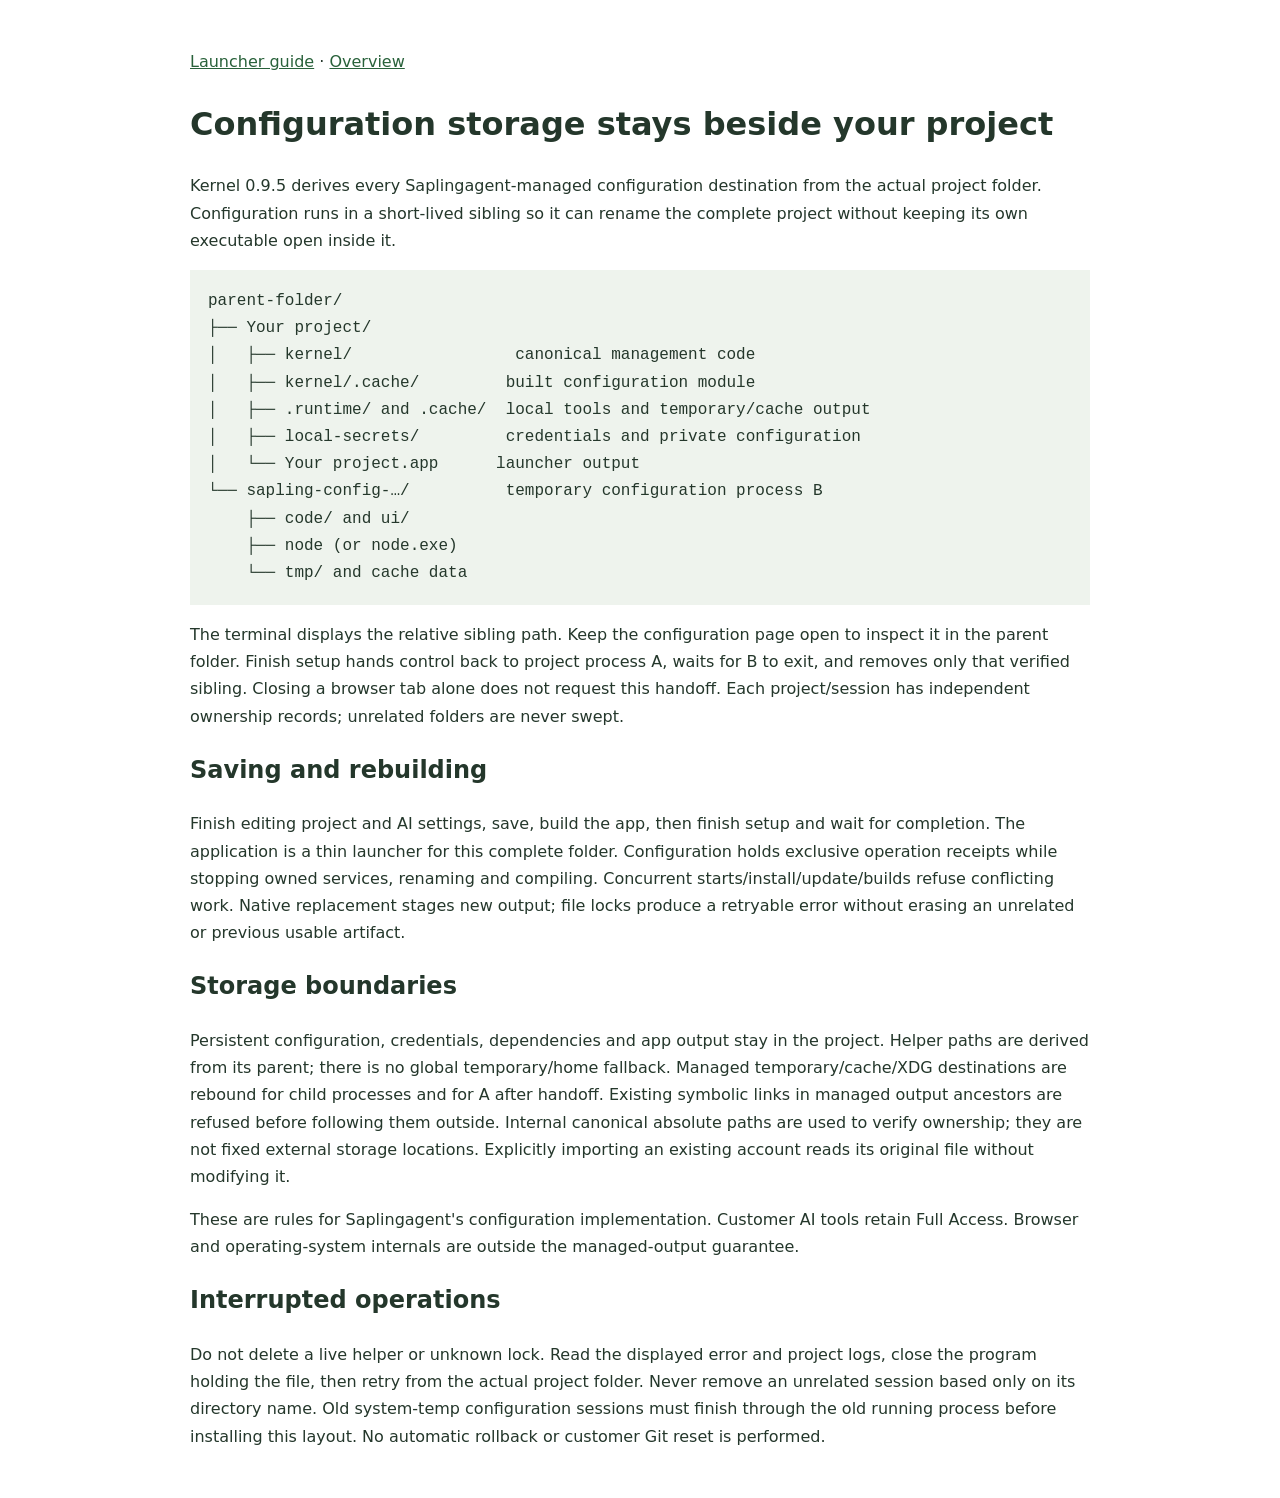
<file: docs/configuration-storage.html>
<!doctype html><html lang="en"><head><meta charset="utf-8"><meta name="viewport" content="width=device-width,initial-scale=1"><title>Configuration storage and process locks</title><style>body{max-width:900px;margin:48px auto;padding:0 24px;font:16px/1.7 system-ui;color:#24372b}code,pre{background:#eef3ed}pre{padding:18px;overflow:auto}a{color:#28613a}</style></head><body><main><p><a href="project-launcher.html">Launcher guide</a> · <a href="index.html">Overview</a></p><h1>Configuration storage stays beside your project</h1><p>Kernel 0.9.5 derives every Saplingagent-managed configuration destination from the actual project folder. Configuration runs in a short-lived sibling so it can rename the complete project without keeping its own executable open inside it.</p><pre>parent-folder/
├── Your project/
│   ├── kernel/                 canonical management code
│   ├── kernel/.cache/         built configuration module
│   ├── .runtime/ and .cache/  local tools and temporary/cache output
│   ├── local-secrets/         credentials and private configuration
│   └── Your project.app      launcher output
└── sapling-config-…/          temporary configuration process B
    ├── code/ and ui/
    ├── node (or node.exe)
    └── tmp/ and cache data</pre><p>The terminal displays the relative sibling path. Keep the configuration page open to inspect it in the parent folder. Finish setup hands control back to project process A, waits for B to exit, and removes only that verified sibling. Closing a browser tab alone does not request this handoff. Each project/session has independent ownership records; unrelated folders are never swept.</p><h2>Saving and rebuilding</h2><p>Finish editing project and AI settings, save, build the app, then finish setup and wait for completion. The application is a thin launcher for this complete folder. Configuration holds exclusive operation receipts while stopping owned services, renaming and compiling. Concurrent starts/install/update/builds refuse conflicting work. Native replacement stages new output; file locks produce a retryable error without erasing an unrelated or previous usable artifact.</p><h2>Storage boundaries</h2><p>Persistent configuration, credentials, dependencies and app output stay in the project. Helper paths are derived from its parent; there is no global temporary/home fallback. Managed temporary/cache/XDG destinations are rebound for child processes and for A after handoff. Existing symbolic links in managed output ancestors are refused before following them outside. Internal canonical absolute paths are used to verify ownership; they are not fixed external storage locations. Explicitly importing an existing account reads its original file without modifying it.</p><p>These are rules for Saplingagent's configuration implementation. Customer AI tools retain Full Access. Browser and operating-system internals are outside the managed-output guarantee.</p><h2>Interrupted operations</h2><p>Do not delete a live helper or unknown lock. Read the displayed error and project logs, close the program holding the file, then retry from the actual project folder. Never remove an unrelated session based only on its directory name. Old system-temp configuration sessions must finish through the old running process before installing this layout. No automatic rollback or customer Git reset is performed.</p></main></body></html>
</file>
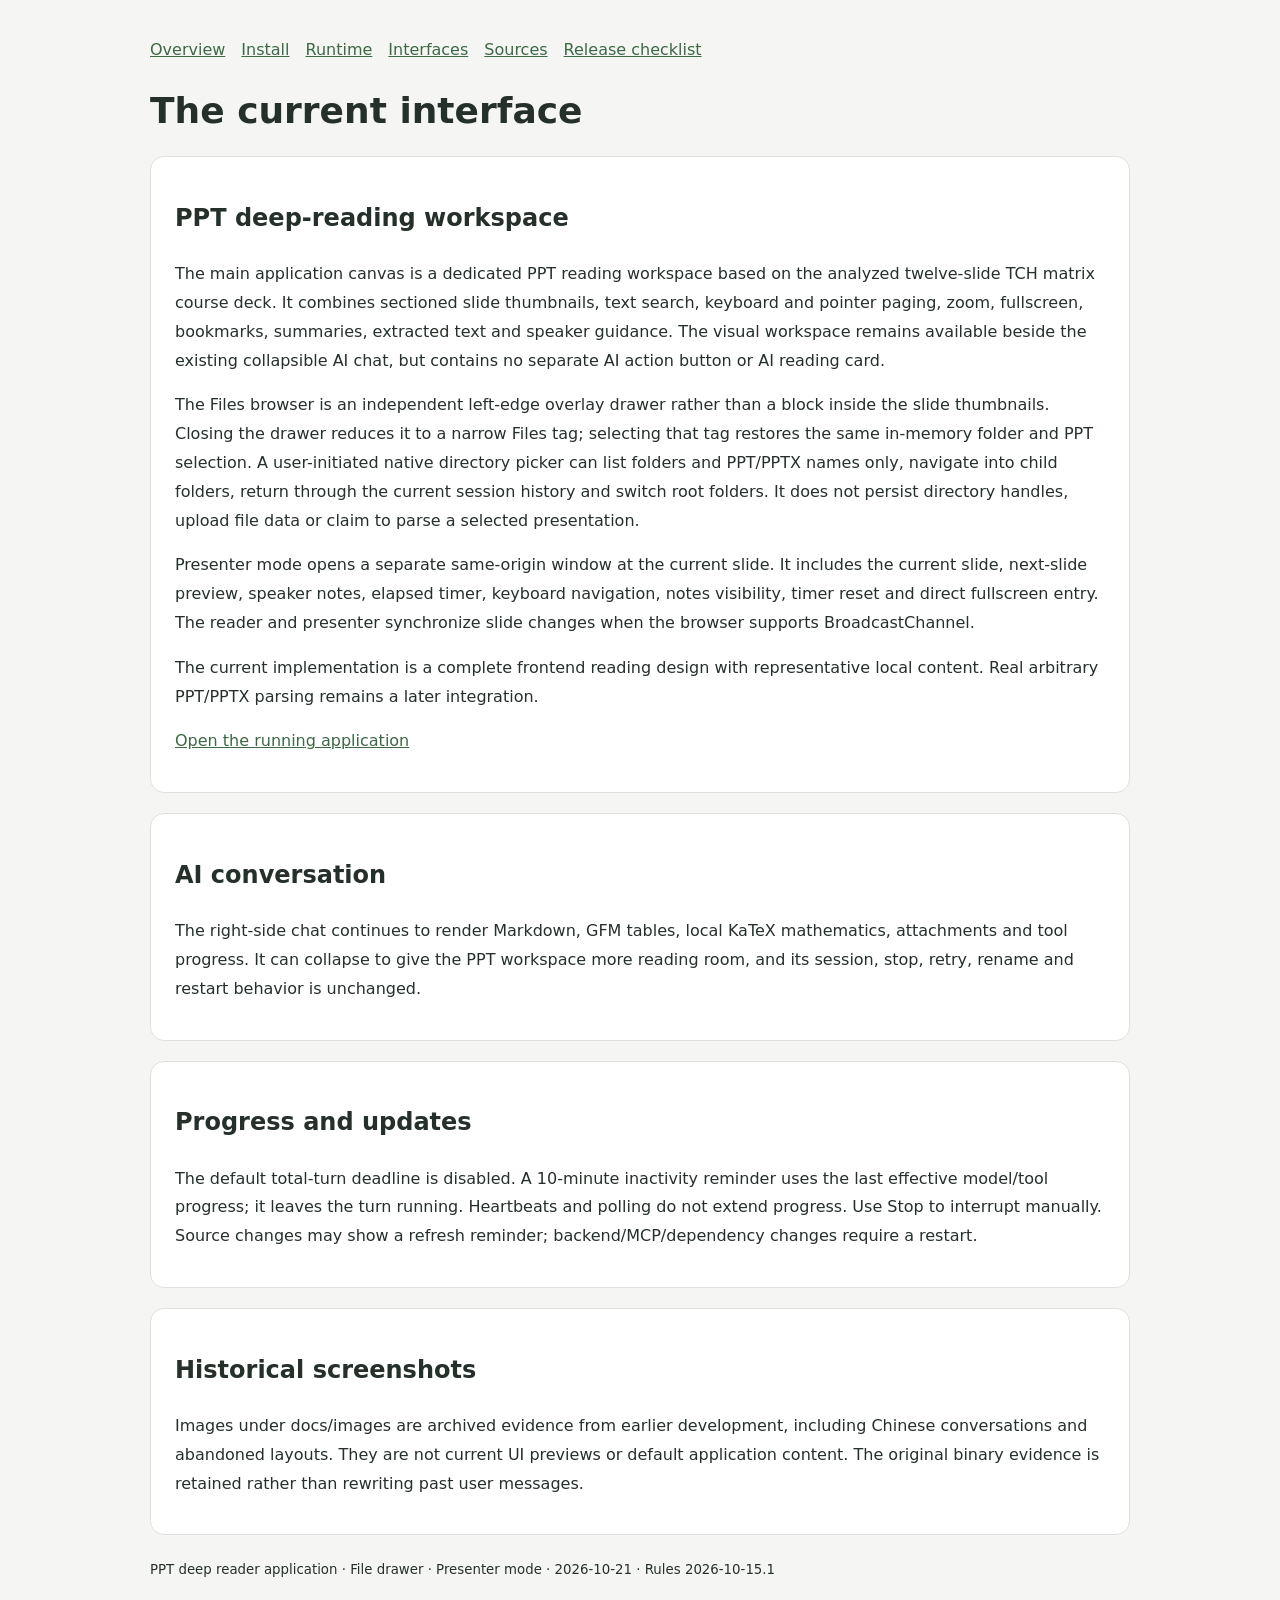
<file: docs/frontend-preview.html>
<!doctype html>
<html lang="en"><head><meta charset="utf-8"><meta name="viewport" content="width=device-width,initial-scale=1"><title>Saplingagent | The current interface</title><style>body{margin:0;background:#f5f6f3;color:#26302a;font:16px/1.8 system-ui,sans-serif}main{max-width:980px;margin:auto;padding:36px 24px 70px}h1{font-size:36px;line-height:1.2}section{background:white;border:1px solid #dde3dc;border-radius:14px;padding:20px 24px;margin:20px 0}nav{display:flex;flex-wrap:wrap;gap:16px}a{color:#3c6844}pre{background:#edf1eb;padding:16px;overflow:auto;line-height:1.55}code{font-size:14px}table{border-collapse:collapse;width:100%}th,td{padding:10px;border-bottom:1px solid #dde3dc;text-align:left;vertical-align:top}img{max-width:100%;border-radius:12px}@media(max-width:650px){main{padding:24px 14px}section{padding:16px}table{display:block;overflow:auto}}</style></head><body><main><nav><a href="index.html">Overview</a><a href="macos-install.html">Install</a><a href="runtime.html">Runtime</a><a href="api-interfaces.html">Interfaces</a><a href="references.html">Sources</a><a href="release-checklist.html">Release checklist</a></nav><h1>The current interface</h1><section><h2>PPT deep-reading workspace</h2><p>The main application canvas is a dedicated PPT reading workspace based on the analyzed twelve-slide TCH matrix course deck. It combines sectioned slide thumbnails, text search, keyboard and pointer paging, zoom, fullscreen, bookmarks, summaries, extracted text and speaker guidance. The visual workspace remains available beside the existing collapsible AI chat, but contains no separate AI action button or AI reading card.</p><p>The Files browser is an independent left-edge overlay drawer rather than a block inside the slide thumbnails. Closing the drawer reduces it to a narrow Files tag; selecting that tag restores the same in-memory folder and PPT selection. A user-initiated native directory picker can list folders and PPT/PPTX names only, navigate into child folders, return through the current session history and switch root folders. It does not persist directory handles, upload file data or claim to parse a selected presentation.</p><p>Presenter mode opens a separate same-origin window at the current slide. It includes the current slide, next-slide preview, speaker notes, elapsed timer, keyboard navigation, notes visibility, timer reset and direct fullscreen entry. The reader and presenter synchronize slide changes when the browser supports BroadcastChannel.</p><p>The current implementation is a complete frontend reading design with representative local content. Real arbitrary PPT/PPTX parsing remains a later integration.</p><p><a href="http://127.0.0.1:5173/">Open the running application</a></p></section><section><h2>AI conversation</h2><p>The right-side chat continues to render Markdown, GFM tables, local KaTeX mathematics, attachments and tool progress. It can collapse to give the PPT workspace more reading room, and its session, stop, retry, rename and restart behavior is unchanged.</p></section><section><h2>Progress and updates</h2><p>The default total-turn deadline is disabled. A 10-minute inactivity reminder uses the last effective model/tool progress; it leaves the turn running. Heartbeats and polling do not extend progress. Use Stop to interrupt manually. Source changes may show a refresh reminder; backend/MCP/dependency changes require a restart.</p></section><section><h2>Historical screenshots</h2><p>Images under docs/images are archived evidence from earlier development, including Chinese conversations and abandoned layouts. They are not current UI previews or default application content. The original binary evidence is retained rather than rewriting past user messages.</p></section><p><small>PPT deep reader application · File drawer · Presenter mode · 2026-10-21 · Rules 2026-10-15.1</small></p></main></body></html>
</file>
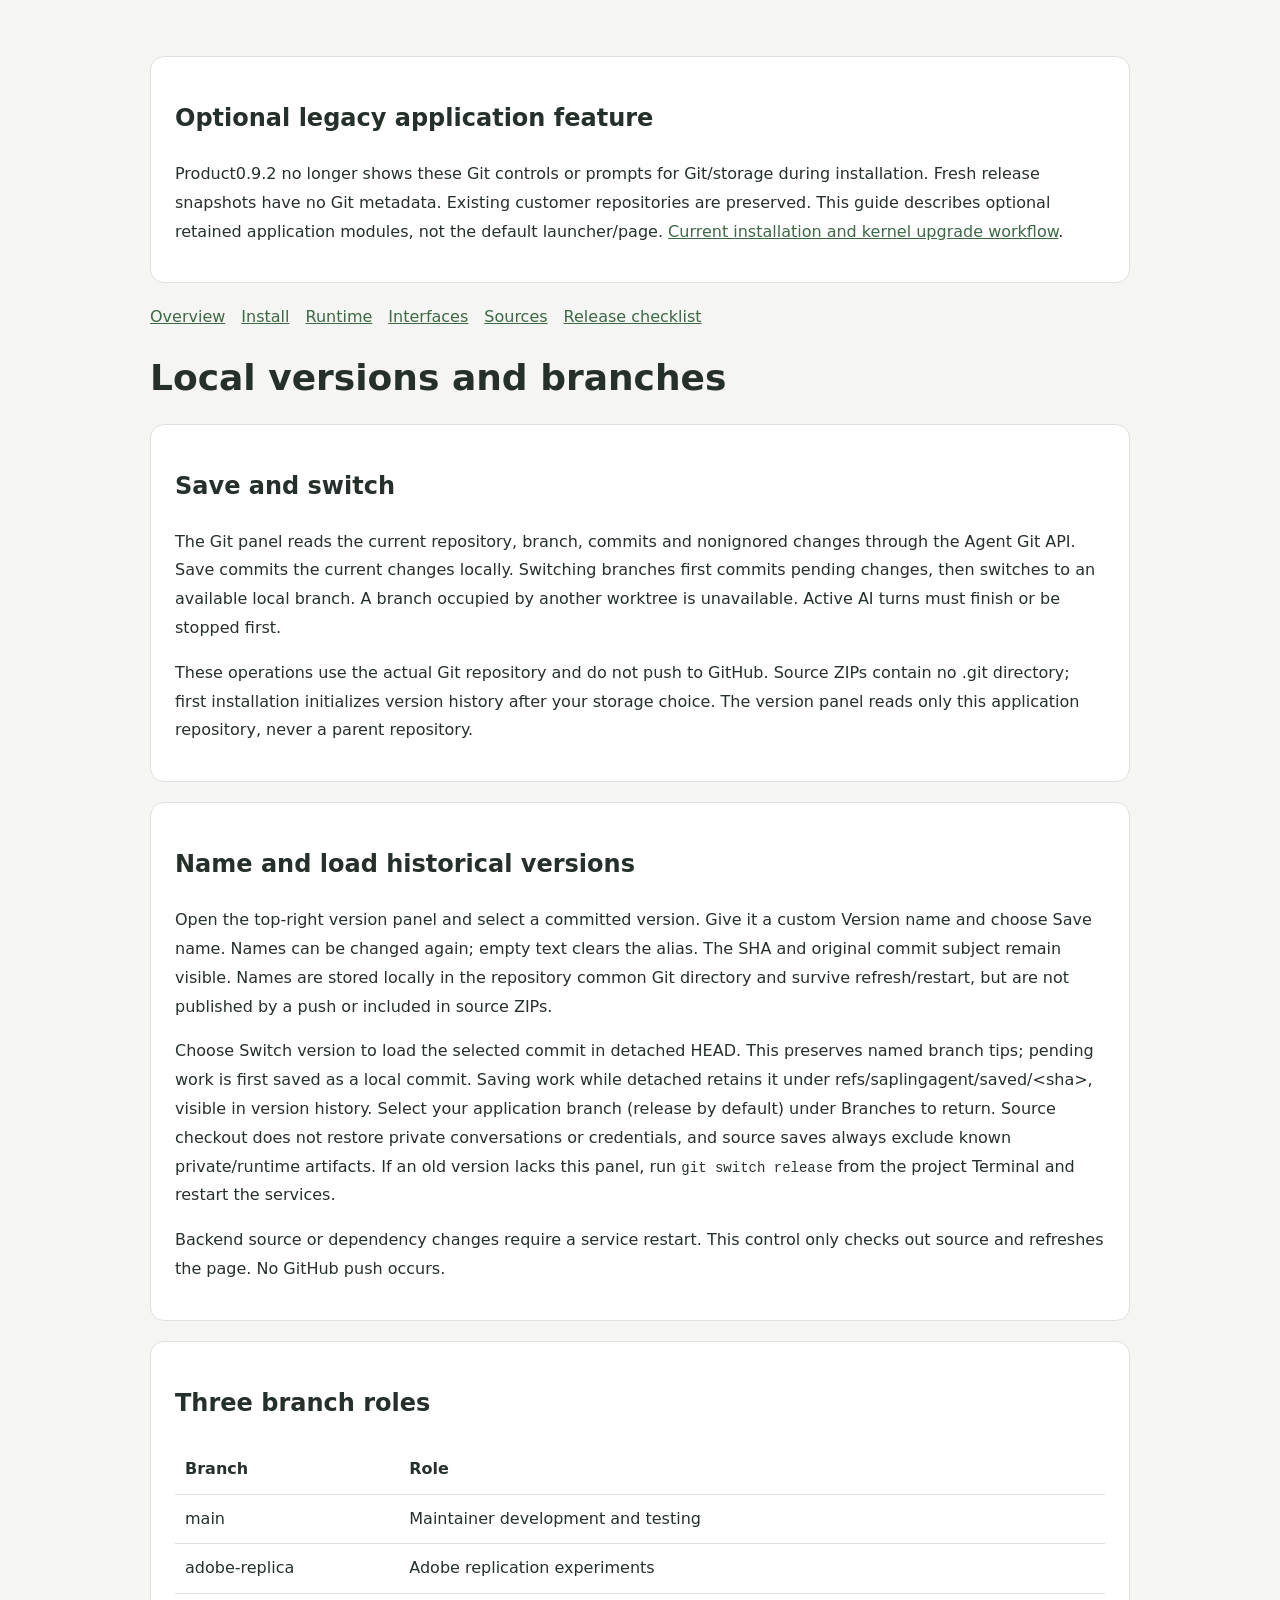
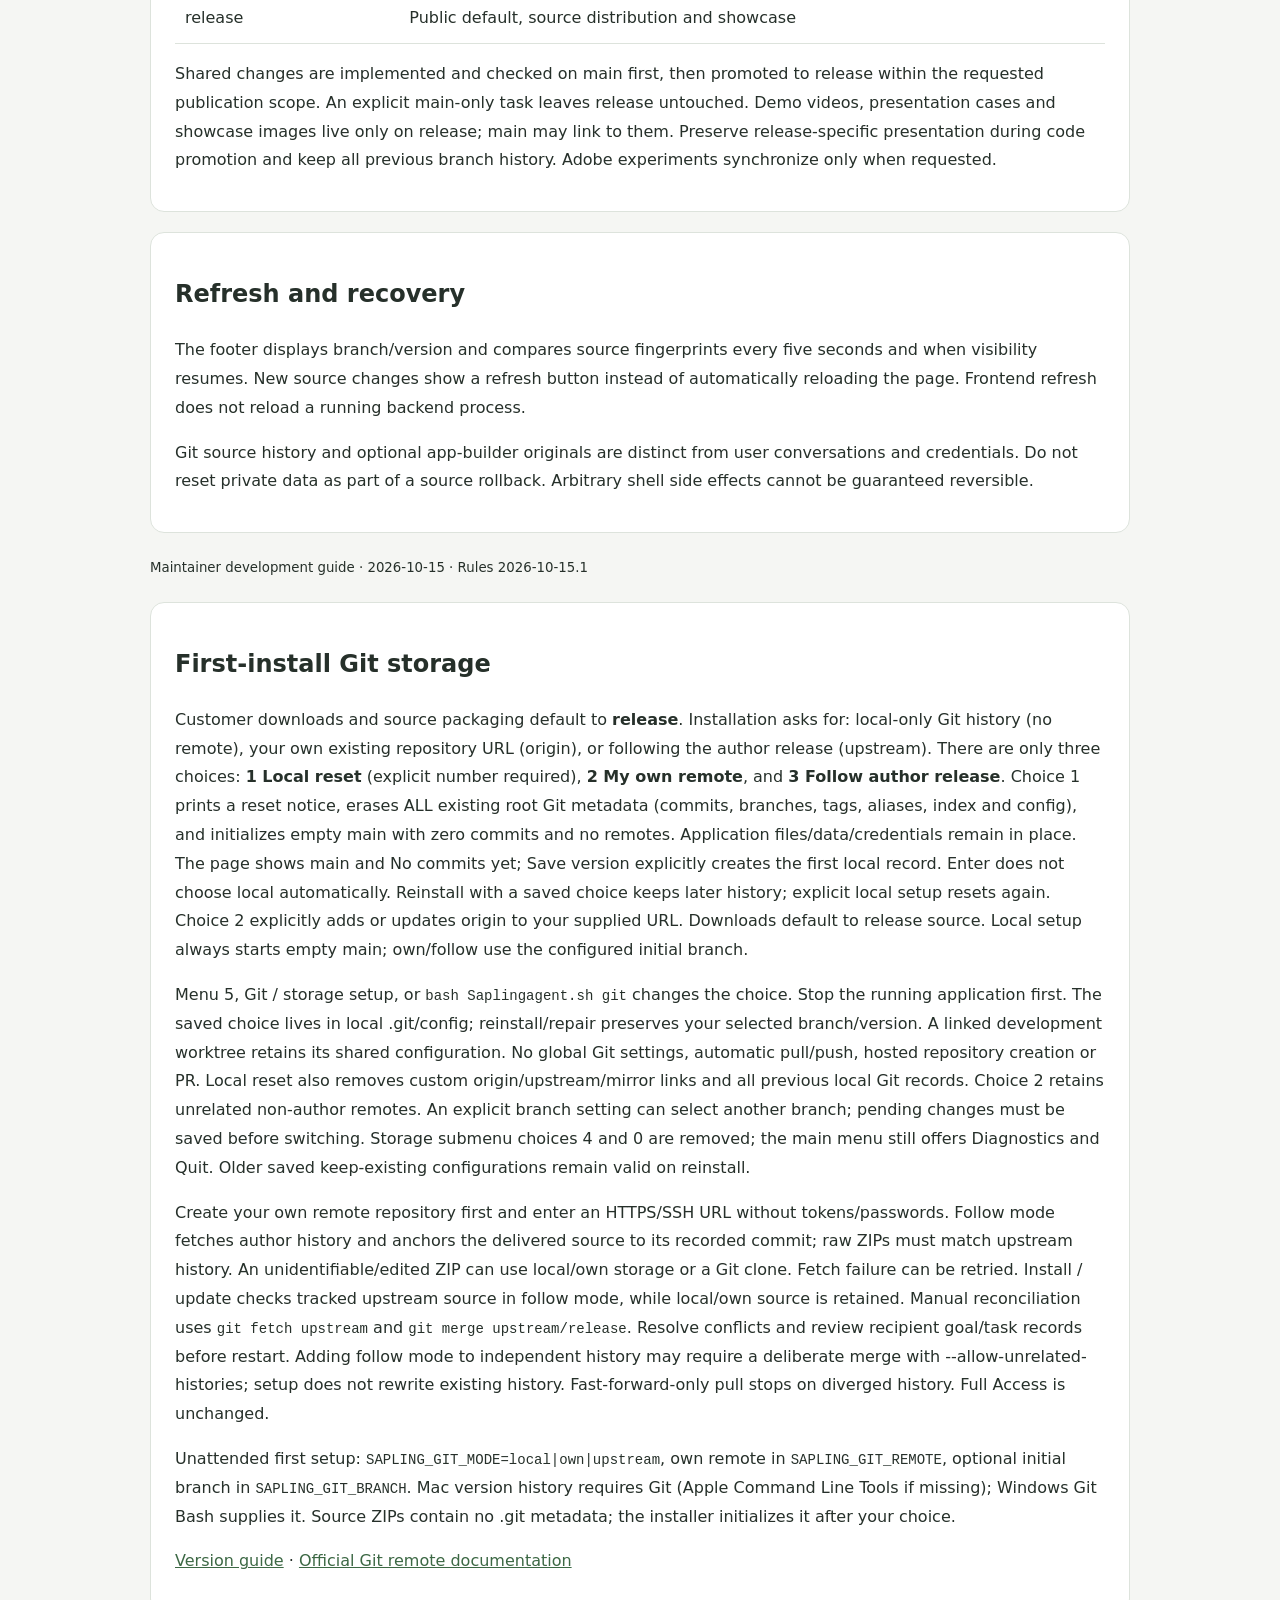
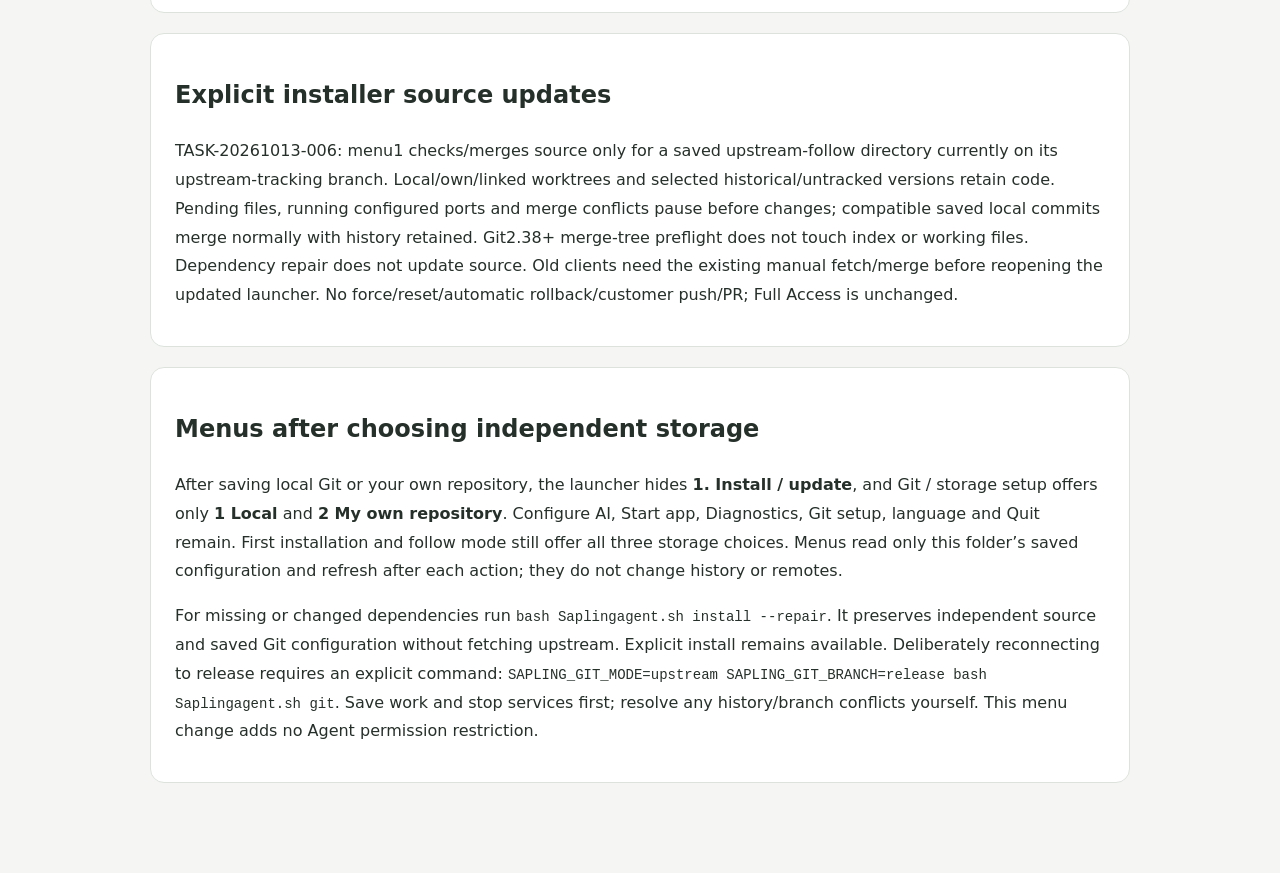
<file: docs/git-versions.html>
<!doctype html>
<html lang="en"><head><meta charset="utf-8"><meta name="viewport" content="width=device-width,initial-scale=1"><title>Saplingagent | Local versions and branches</title><style>body{margin:0;background:#f5f6f3;color:#26302a;font:16px/1.8 system-ui,sans-serif}main{max-width:980px;margin:auto;padding:36px 24px 70px}h1{font-size:36px;line-height:1.2}section{background:white;border:1px solid #dde3dc;border-radius:14px;padding:20px 24px;margin:20px 0}nav{display:flex;flex-wrap:wrap;gap:16px}a{color:#3c6844}pre{background:#edf1eb;padding:16px;overflow:auto;line-height:1.55}code{font-size:14px}table{border-collapse:collapse;width:100%}th,td{padding:10px;border-bottom:1px solid #dde3dc;text-align:left;vertical-align:top}img{max-width:100%;border-radius:12px}@media(max-width:650px){main{padding:24px 14px}section{padding:16px}table{display:block;overflow:auto}}</style></head><body><main><section><h2>Optional legacy application feature</h2><p>Product0.9.2 no longer shows these Git controls or prompts for Git/storage during installation. Fresh release snapshots have no Git metadata. Existing customer repositories are preserved. This guide describes optional retained application modules, not the default launcher/page. <a href="kernel-management.html">Current installation and kernel upgrade workflow</a>.</p></section><nav><a href="index.html">Overview</a><a href="macos-install.html">Install</a><a href="runtime.html">Runtime</a><a href="api-interfaces.html">Interfaces</a><a href="references.html">Sources</a><a href="release-checklist.html">Release checklist</a></nav><h1>Local versions and branches</h1><section><h2>Save and switch</h2><p>The Git panel reads the current repository, branch, commits and nonignored changes through the Agent Git API. Save commits the current changes locally. Switching branches first commits pending changes, then switches to an available local branch. A branch occupied by another worktree is unavailable. Active AI turns must finish or be stopped first.</p><p>These operations use the actual Git repository and do not push to GitHub. Source ZIPs contain no .git directory; first installation initializes version history after your storage choice. The version panel reads only this application repository, never a parent repository.</p></section><section><h2>Name and load historical versions</h2><p>Open the top-right version panel and select a committed version. Give it a custom Version name and choose Save name. Names can be changed again; empty text clears the alias. The SHA and original commit subject remain visible. Names are stored locally in the repository common Git directory and survive refresh/restart, but are not published by a push or included in source ZIPs.</p><p>Choose Switch version to load the selected commit in detached HEAD. This preserves named branch tips; pending work is first saved as a local commit. Saving work while detached retains it under refs/saplingagent/saved/&lt;sha&gt;, visible in version history. Select your application branch (release by default) under Branches to return. Source checkout does not restore private conversations or credentials, and source saves always exclude known private/runtime artifacts. If an old version lacks this panel, run <code>git switch release</code> from the project Terminal and restart the services.</p><p>Backend source or dependency changes require a service restart. This control only checks out source and refreshes the page. No GitHub push occurs.</p></section><section><h2>Three branch roles</h2><table><tr><th>Branch</th><th>Role</th></tr><tr><td>main</td><td>Maintainer development and testing</td></tr><tr><td>adobe-replica</td><td>Adobe replication experiments</td></tr><tr><td>release</td><td>Public default, source distribution and showcase</td></tr></table><p>Shared changes are implemented and checked on main first, then promoted to release within the requested publication scope. An explicit main-only task leaves release untouched. Demo videos, presentation cases and showcase images live only on release; main may link to them. Preserve release-specific presentation during code promotion and keep all previous branch history. Adobe experiments synchronize only when requested.</p></section><section><h2>Refresh and recovery</h2><p>The footer displays branch/version and compares source fingerprints every five seconds and when visibility resumes. New source changes show a refresh button instead of automatically reloading the page. Frontend refresh does not reload a running backend process.</p><p>Git source history and optional app-builder originals are distinct from user conversations and credentials. Do not reset private data as part of a source rollback. Arbitrary shell side effects cannot be guaranteed reversible.</p></section><p><small>Maintainer development guide · 2026-10-15 · Rules 2026-10-15.1</small></p><section><h2>First-install Git storage</h2><p>Customer downloads and source packaging default to <strong>release</strong>. Installation asks for: local-only Git history (no remote), your own existing repository URL (origin), or following the author release (upstream). There are only three choices: <strong>1 Local reset</strong> (explicit number required), <strong>2 My own remote</strong>, and <strong>3 Follow author release</strong>. Choice 1 prints a reset notice, erases ALL existing root Git metadata (commits, branches, tags, aliases, index and config), and initializes empty main with zero commits and no remotes. Application files/data/credentials remain in place. The page shows main and No commits yet; Save version explicitly creates the first local record. Enter does not choose local automatically. Reinstall with a saved choice keeps later history; explicit local setup resets again. Choice 2 explicitly adds or updates origin to your supplied URL. Downloads default to release source. Local setup always starts empty main; own/follow use the configured initial branch.</p><p>Menu 5, Git / storage setup, or <code>bash Saplingagent.sh git</code> changes the choice. Stop the running application first. The saved choice lives in local .git/config; reinstall/repair preserves your selected branch/version. A linked development worktree retains its shared configuration. No global Git settings, automatic pull/push, hosted repository creation or PR. Local reset also removes custom origin/upstream/mirror links and all previous local Git records. Choice 2 retains unrelated non-author remotes. An explicit branch setting can select another branch; pending changes must be saved before switching. Storage submenu choices 4 and 0 are removed; the main menu still offers Diagnostics and Quit. Older saved keep-existing configurations remain valid on reinstall.</p><p>Create your own remote repository first and enter an HTTPS/SSH URL without tokens/passwords. Follow mode fetches author history and anchors the delivered source to its recorded commit; raw ZIPs must match upstream history. An unidentifiable/edited ZIP can use local/own storage or a Git clone. Fetch failure can be retried. Install / update checks tracked upstream source in follow mode, while local/own source is retained. Manual reconciliation uses <code>git fetch upstream</code> and <code>git merge upstream/release</code>. Resolve conflicts and review recipient goal/task records before restart. Adding follow mode to independent history may require a deliberate merge with --allow-unrelated-histories; setup does not rewrite existing history. Fast-forward-only pull stops on diverged history. Full Access is unchanged.</p><p>Unattended first setup: <code>SAPLING_GIT_MODE=local|own|upstream</code>, own remote in <code>SAPLING_GIT_REMOTE</code>, optional initial branch in <code>SAPLING_GIT_BRANCH</code>. Mac version history requires Git (Apple Command Line Tools if missing); Windows Git Bash supplies it. Source ZIPs contain no .git metadata; the installer initializes it after your choice.</p><p><a href="git-versions.html">Version guide</a> · <a href="https://git-scm.com/docs/git-remote">Official Git remote documentation</a></p></section><section><h2>Explicit installer source updates</h2><p>TASK-20261013-006: menu1 checks/merges source only for a saved upstream-follow directory currently on its upstream-tracking branch. Local/own/linked worktrees and selected historical/untracked versions retain code. Pending files, running configured ports and merge conflicts pause before changes; compatible saved local commits merge normally with history retained. Git2.38+ merge-tree preflight does not touch index or working files. Dependency repair does not update source. Old clients need the existing manual fetch/merge before reopening the updated launcher. No force/reset/automatic rollback/customer push/PR; Full Access is unchanged.</p></section><section><h2>Menus after choosing independent storage</h2><p>After saving local Git or your own repository, the launcher hides <strong>1. Install / update</strong>, and Git / storage setup offers only <strong>1 Local</strong> and <strong>2 My own repository</strong>. Configure AI, Start app, Diagnostics, Git setup, language and Quit remain. First installation and follow mode still offer all three storage choices. Menus read only this folder’s saved configuration and refresh after each action; they do not change history or remotes.</p><p>For missing or changed dependencies run <code>bash Saplingagent.sh install --repair</code>. It preserves independent source and saved Git configuration without fetching upstream. Explicit install remains available. Deliberately reconnecting to release requires an explicit command: <code>SAPLING_GIT_MODE=upstream SAPLING_GIT_BRANCH=release bash Saplingagent.sh git</code>. Save work and stop services first; resolve any history/branch conflicts yourself. This menu change adds no Agent permission restriction.</p></section></main></body></html>
</file>
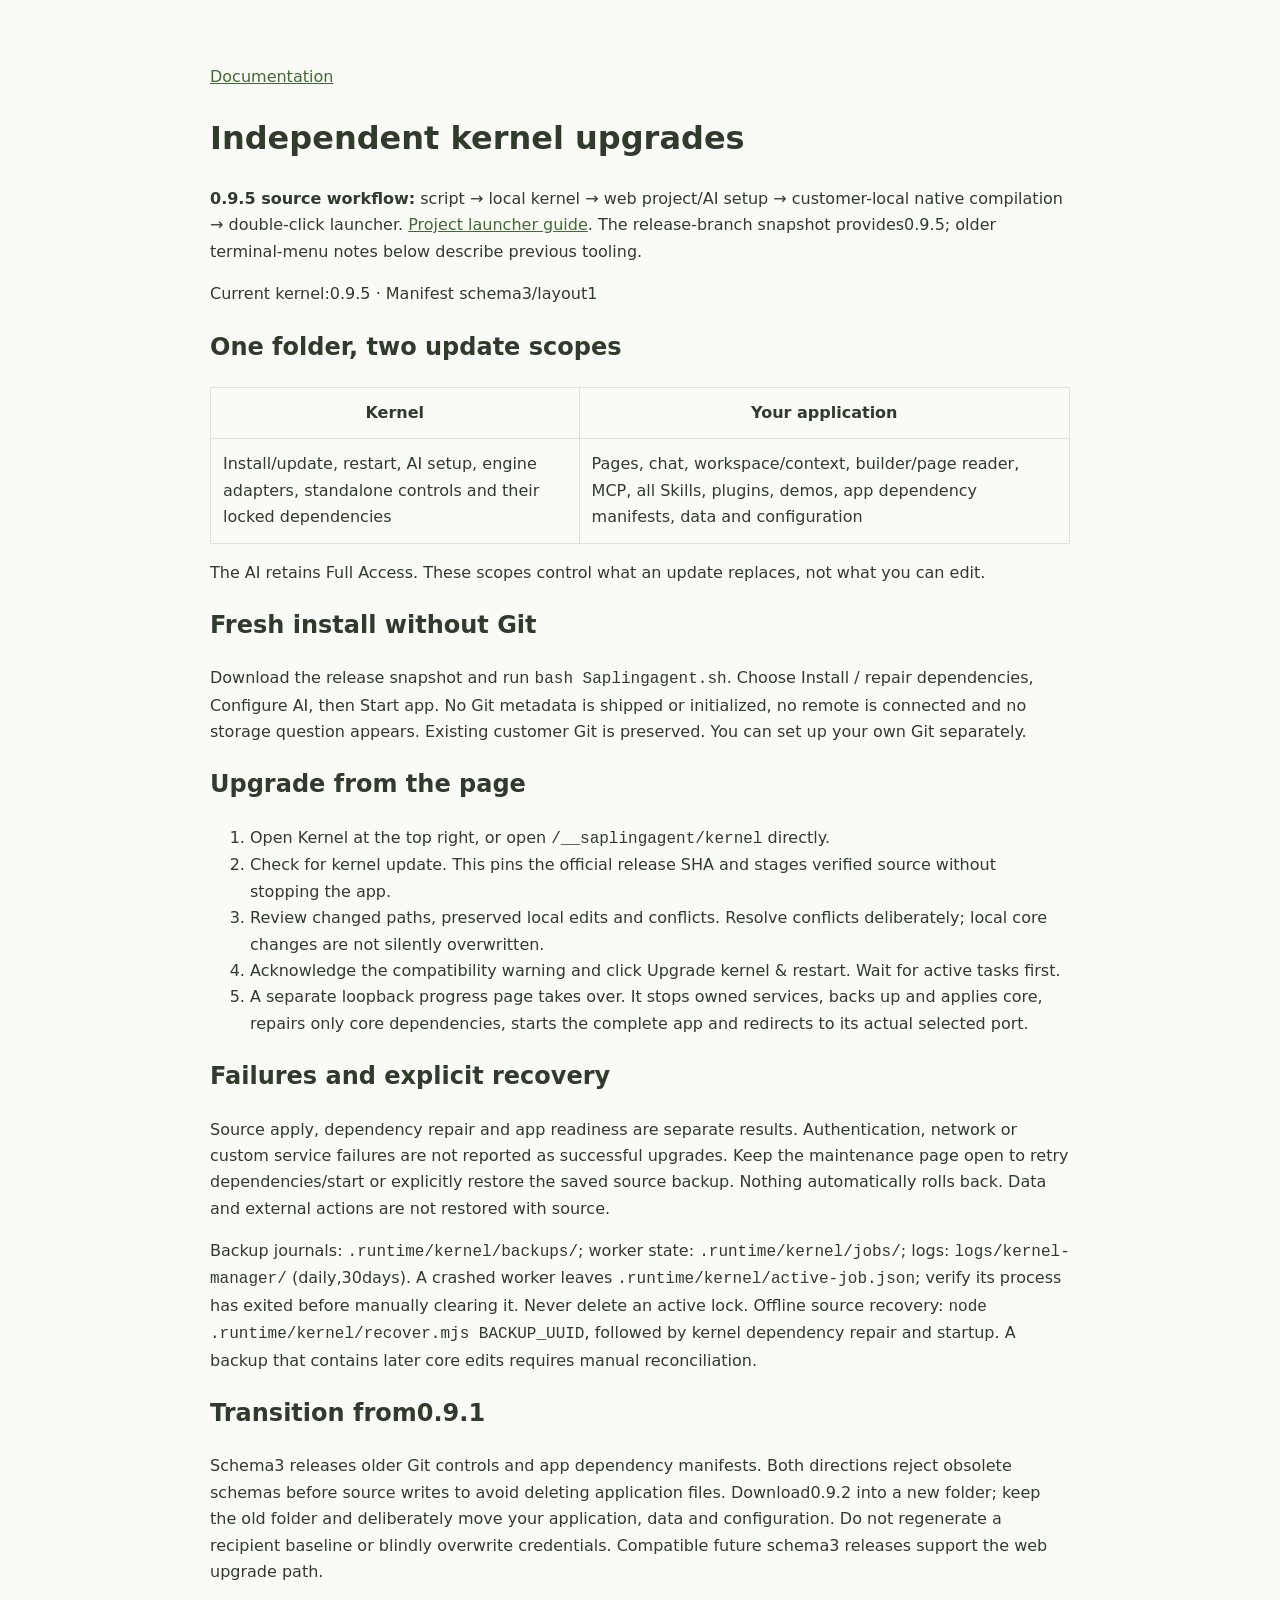
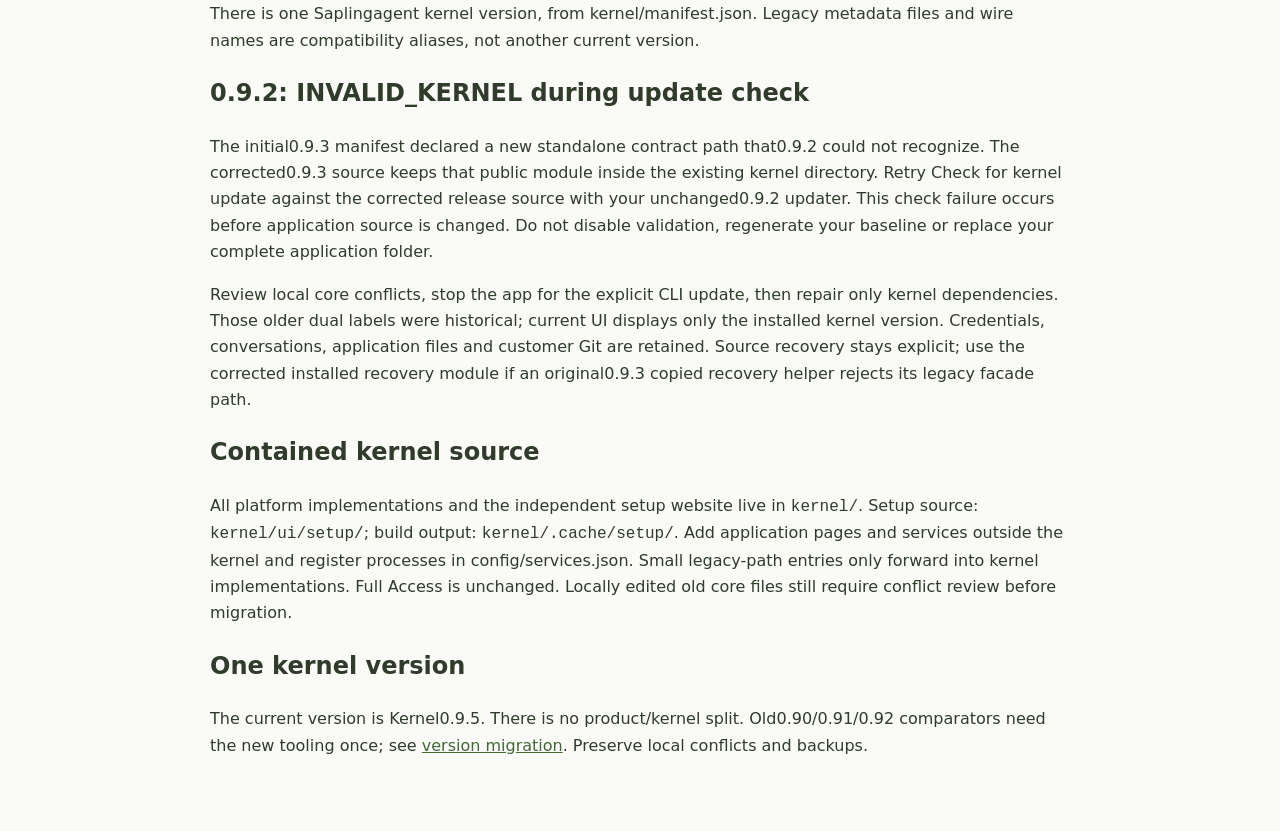
<file: docs/kernel-management.html>
<!doctype html><html lang="en"><meta charset="utf-8"><meta name="viewport" content="width=device-width,initial-scale=1"><title>Saplingagent kernel management</title><style>body{font:16px system-ui;color:#303b2c;background:#fafbf7;max-width:860px;margin:40px auto;padding:24px;line-height:1.65}pre{white-space:pre-wrap;background:#edf1e9;padding:16px;border-radius:10px}a{color:#426836}table{border-collapse:collapse}td,th{padding:12px;border:1px solid #dce3d7}</style><main><a href="index.html">Documentation</a><h1>Independent kernel upgrades</h1><p><strong>0.9.5 source workflow:</strong> script → local kernel → web project/AI setup → customer-local native compilation → double-click launcher. <a href="project-launcher.html">Project launcher guide</a>. The release-branch snapshot provides0.9.5; older terminal-menu notes below describe previous tooling.</p><p>Current kernel:0.9.5 · Manifest schema3/layout1</p><h2>One folder, two update scopes</h2><table><tr><th>Kernel</th><th>Your application</th></tr><tr><td>Install/update, restart, AI setup, engine adapters, standalone controls and their locked dependencies</td><td>Pages, chat, workspace/context, builder/page reader, MCP, all Skills, plugins, demos, app dependency manifests, data and configuration</td></tr></table><p>The AI retains Full Access. These scopes control what an update replaces, not what you can edit.</p><h2>Fresh install without Git</h2><p>Download the release snapshot and run <code>bash Saplingagent.sh</code>. Choose Install / repair dependencies, Configure AI, then Start app. No Git metadata is shipped or initialized, no remote is connected and no storage question appears. Existing customer Git is preserved. You can set up your own Git separately.</p><h2>Upgrade from the page</h2><ol><li>Open Kernel at the top right, or open <code>/__saplingagent/kernel</code> directly.</li><li>Check for kernel update. This pins the official release SHA and stages verified source without stopping the app.</li><li>Review changed paths, preserved local edits and conflicts. Resolve conflicts deliberately; local core changes are not silently overwritten.</li><li>Acknowledge the compatibility warning and click Upgrade kernel &amp; restart. Wait for active tasks first.</li><li>A separate loopback progress page takes over. It stops owned services, backs up and applies core, repairs only core dependencies, starts the complete app and redirects to its actual selected port.</li></ol><h2>Failures and explicit recovery</h2><p>Source apply, dependency repair and app readiness are separate results. Authentication, network or custom service failures are not reported as successful upgrades. Keep the maintenance page open to retry dependencies/start or explicitly restore the saved source backup. Nothing automatically rolls back. Data and external actions are not restored with source.</p><p>Backup journals: <code>.runtime/kernel/backups/</code>; worker state: <code>.runtime/kernel/jobs/</code>; logs: <code>logs/kernel-manager/</code> (daily,30days). A crashed worker leaves <code>.runtime/kernel/active-job.json</code>; verify its process has exited before manually clearing it. Never delete an active lock. Offline source recovery: <code>node .runtime/kernel/recover.mjs BACKUP_UUID</code>, followed by kernel dependency repair and startup. A backup that contains later core edits requires manual reconciliation.</p><h2>Transition from0.9.1</h2><p>Schema3 releases older Git controls and app dependency manifests. Both directions reject obsolete schemas before source writes to avoid deleting application files. Download0.9.2 into a new folder; keep the old folder and deliberately move your application, data and configuration. Do not regenerate a recipient baseline or blindly overwrite credentials. Compatible future schema3 releases support the web upgrade path.</p><p>There is one Saplingagent kernel version, from kernel/manifest.json. Legacy metadata files and wire names are compatibility aliases, not another current version.</p><section><h2>0.9.2: INVALID_KERNEL during update check</h2><p>The initial0.9.3 manifest declared a new standalone contract path that0.9.2 could not recognize. The corrected0.9.3 source keeps that public module inside the existing kernel directory. Retry Check for kernel update against the corrected release source with your unchanged0.9.2 updater. This check failure occurs before application source is changed. Do not disable validation, regenerate your baseline or replace your complete application folder.</p><p>Review local core conflicts, stop the app for the explicit CLI update, then repair only kernel dependencies. Those older dual labels were historical; current UI displays only the installed kernel version. Credentials, conversations, application files and customer Git are retained. Source recovery stays explicit; use the corrected installed recovery module if an original0.9.3 copied recovery helper rejects its legacy facade path.</p></section><section><h2>Contained kernel source</h2><p>All platform implementations and the independent setup website live in <code>kernel/</code>. Setup source: <code>kernel/ui/setup/</code>; build output: <code>kernel/.cache/setup/</code>. Add application pages and services outside the kernel and register processes in config/services.json. Small legacy-path entries only forward into kernel implementations. Full Access is unchanged. Locally edited old core files still require conflict review before migration.</p></section><section><h2>One kernel version</h2><p>The current version is Kernel0.9.5. There is no product/kernel split. Old0.90/0.91/0.92 comparators need the new tooling once; see <a href="kernel-version-migration.html">version migration</a>. Preserve local conflicts and backups.</p></section></main></html>
</file>
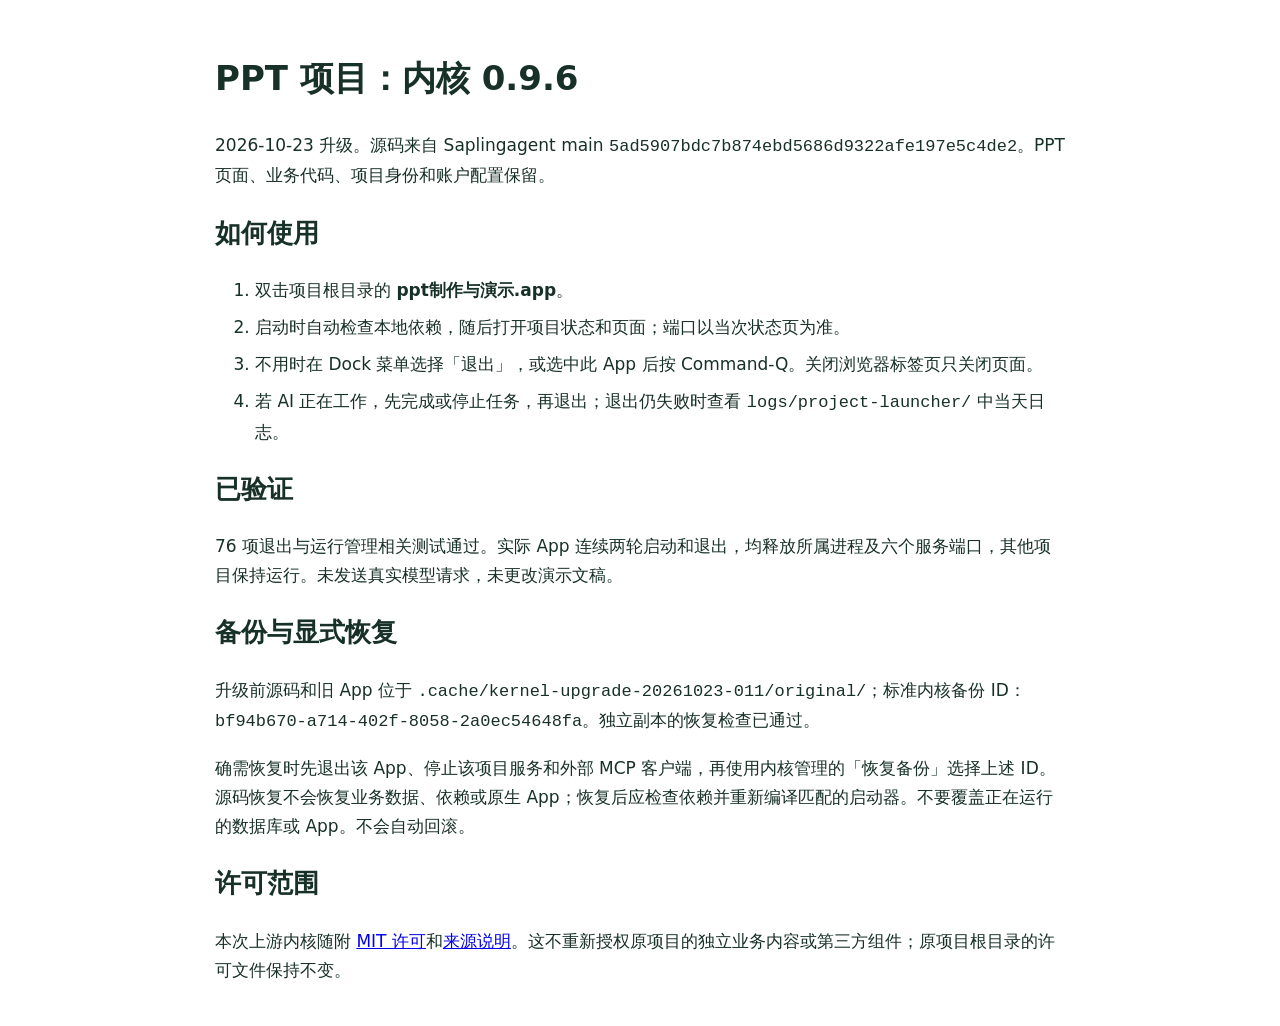
<file: docs/kernel-upgrade-20261023.html>
<!doctype html><html lang="zh"><meta charset="utf-8"><meta name="viewport" content="width=device-width,initial-scale=1"><title>PPT 项目内核升级记录</title><style>body{font:17px/1.7 system-ui;max-width:850px;margin:50px auto;padding:0 24px;color:#183128}code{overflow-wrap:anywhere}li{margin:8px 0}</style><h1>PPT 项目：内核 0.9.6</h1><p>2026-10-23 升级。源码来自 Saplingagent main <code>5ad5907bdc7b874ebd5686d9322afe197e5c4de2</code>。PPT 页面、业务代码、项目身份和账户配置保留。</p><h2>如何使用</h2><ol><li>双击项目根目录的 <strong>ppt制作与演示.app</strong>。</li><li>启动时自动检查本地依赖，随后打开项目状态和页面；端口以当次状态页为准。</li><li>不用时在 Dock 菜单选择「退出」，或选中此 App 后按 Command-Q。关闭浏览器标签页只关闭页面。</li><li>若 AI 正在工作，先完成或停止任务，再退出；退出仍失败时查看 <code>logs/project-launcher/</code> 中当天日志。</li></ol><h2>已验证</h2><p>76 项退出与运行管理相关测试通过。实际 App 连续两轮启动和退出，均释放所属进程及六个服务端口，其他项目保持运行。未发送真实模型请求，未更改演示文稿。</p><h2>备份与显式恢复</h2><p>升级前源码和旧 App 位于 <code>.cache/kernel-upgrade-20261023-011/original/</code>；标准内核备份 ID：<code>bf94b670-a714-402f-8058-2a0ec54648fa</code>。独立副本的恢复检查已通过。</p><p>确需恢复时先退出该 App、停止该项目服务和外部 MCP 客户端，再使用内核管理的「恢复备份」选择上述 ID。源码恢复不会恢复业务数据、依赖或原生 App；恢复后应检查依赖并重新编译匹配的启动器。不要覆盖正在运行的数据库或 App。不会自动回滚。</p><h2>许可范围</h2><p>本次上游内核随附 <a href="kernel-0.9.6-LICENSE.txt">MIT 许可</a>和<a href="kernel-0.9.6-NOTICE.txt">来源说明</a>。这不重新授权原项目的独立业务内容或第三方组件；原项目根目录的许可文件保持不变。</p></html>
</file>
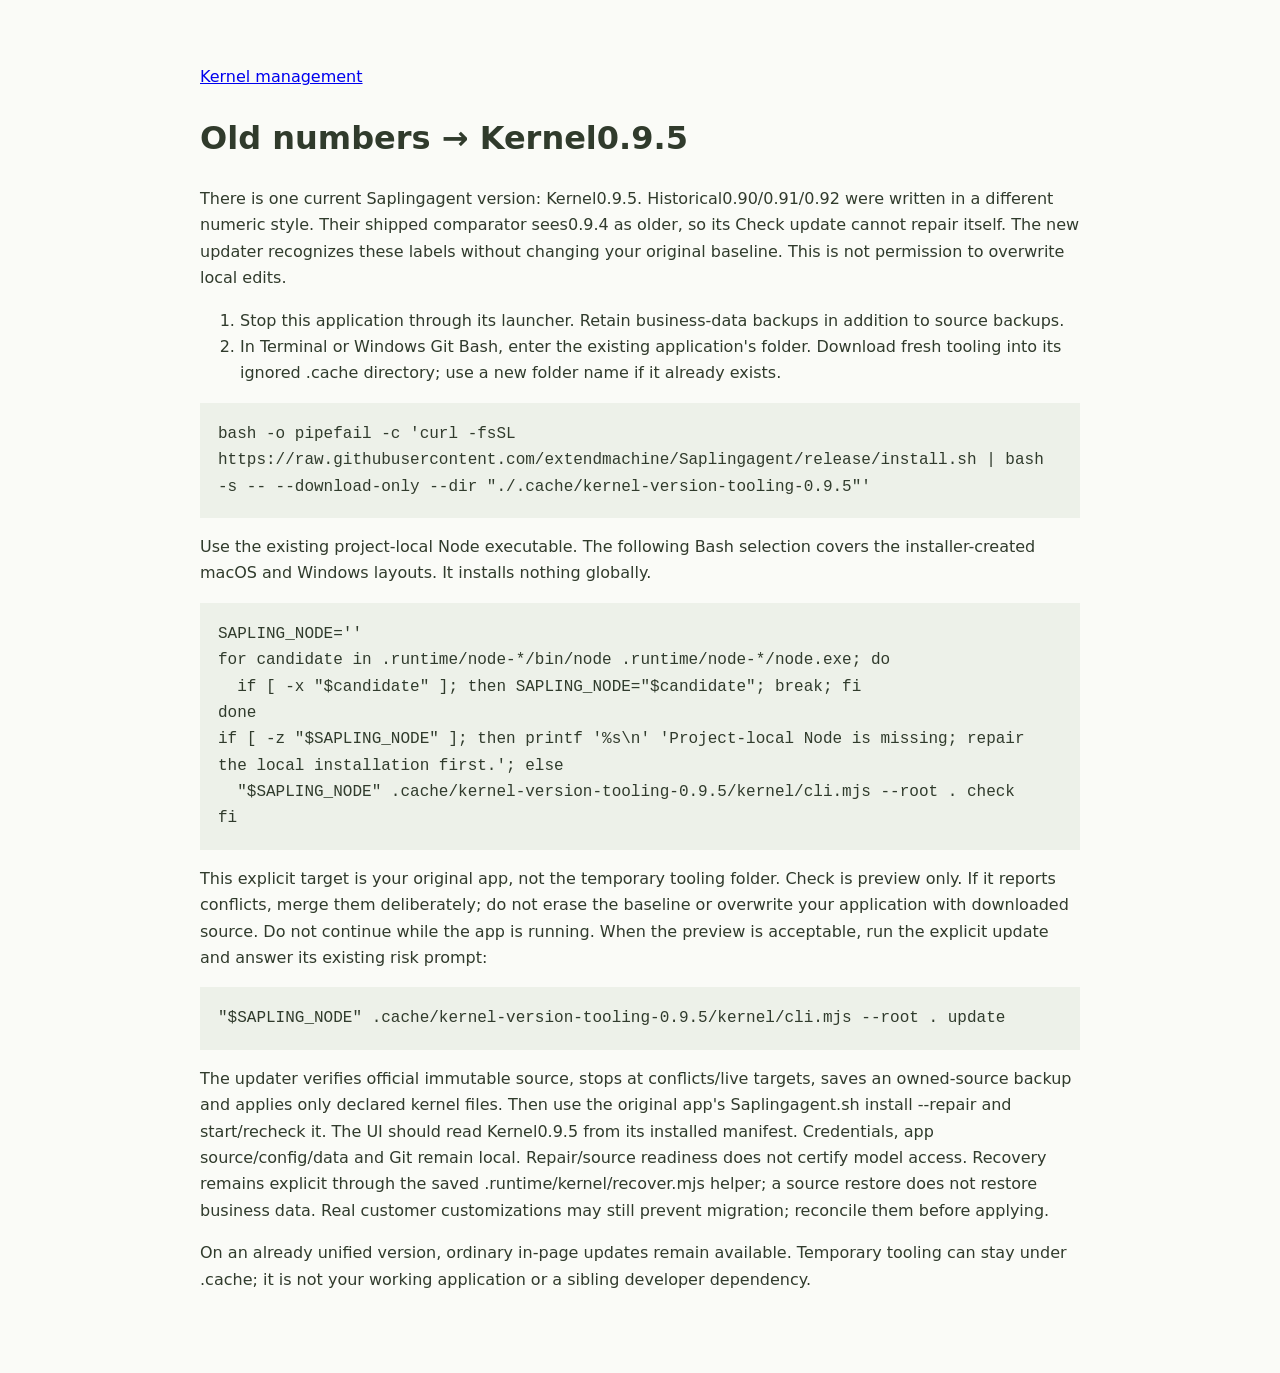
<file: docs/kernel-version-migration.html>
<!doctype html><html lang="en"><meta charset="utf-8"><meta name="viewport" content="width=device-width,initial-scale=1"><title>One-time kernel version migration</title><style>body{font:16px/1.65 system-ui;max-width:880px;margin:40px auto;padding:24px;background:#fafbf7;color:#303b2c}pre{white-space:pre-wrap;background:#edf1e9;padding:18px}</style><main><a href="kernel-management.html">Kernel management</a><h1>Old numbers → Kernel0.9.5</h1><p>There is one current Saplingagent version: Kernel0.9.5. Historical0.90/0.91/0.92 were written in a different numeric style. Their shipped comparator sees0.9.4 as older, so its Check update cannot repair itself. The new updater recognizes these labels without changing your original baseline. This is not permission to overwrite local edits.</p><ol><li>Stop this application through its launcher. Retain business-data backups in addition to source backups.</li><li>In Terminal or Windows Git Bash, enter the existing application's folder. Download fresh tooling into its ignored .cache directory; use a new folder name if it already exists.</li></ol><pre>bash -o pipefail -c 'curl -fsSL https://raw.githubusercontent.com/extendmachine/Saplingagent/release/install.sh | bash -s -- --download-only --dir "./.cache/kernel-version-tooling-0.9.5"'</pre><p>Use the existing project-local Node executable. The following Bash selection covers the installer-created macOS and Windows layouts. It installs nothing globally.</p><pre>SAPLING_NODE=''
for candidate in .runtime/node-*/bin/node .runtime/node-*/node.exe; do
  if [ -x "$candidate" ]; then SAPLING_NODE="$candidate"; break; fi
done
if [ -z "$SAPLING_NODE" ]; then printf '%s\n' 'Project-local Node is missing; repair the local installation first.'; else
  "$SAPLING_NODE" .cache/kernel-version-tooling-0.9.5/kernel/cli.mjs --root . check
fi</pre><p>This explicit target is your original app, not the temporary tooling folder. Check is preview only. If it reports conflicts, merge them deliberately; do not erase the baseline or overwrite your application with downloaded source. Do not continue while the app is running. When the preview is acceptable, run the explicit update and answer its existing risk prompt:</p><pre>"$SAPLING_NODE" .cache/kernel-version-tooling-0.9.5/kernel/cli.mjs --root . update</pre><p>The updater verifies official immutable source, stops at conflicts/live targets, saves an owned-source backup and applies only declared kernel files. Then use the original app's Saplingagent.sh install --repair and start/recheck it. The UI should read Kernel0.9.5 from its installed manifest. Credentials, app source/config/data and Git remain local. Repair/source readiness does not certify model access. Recovery remains explicit through the saved .runtime/kernel/recover.mjs helper; a source restore does not restore business data. Real customer customizations may still prevent migration; reconcile them before applying.</p><p>On an already unified version, ordinary in-page updates remain available. Temporary tooling can stay under .cache; it is not your working application or a sibling developer dependency.</p></main></html>
</file>
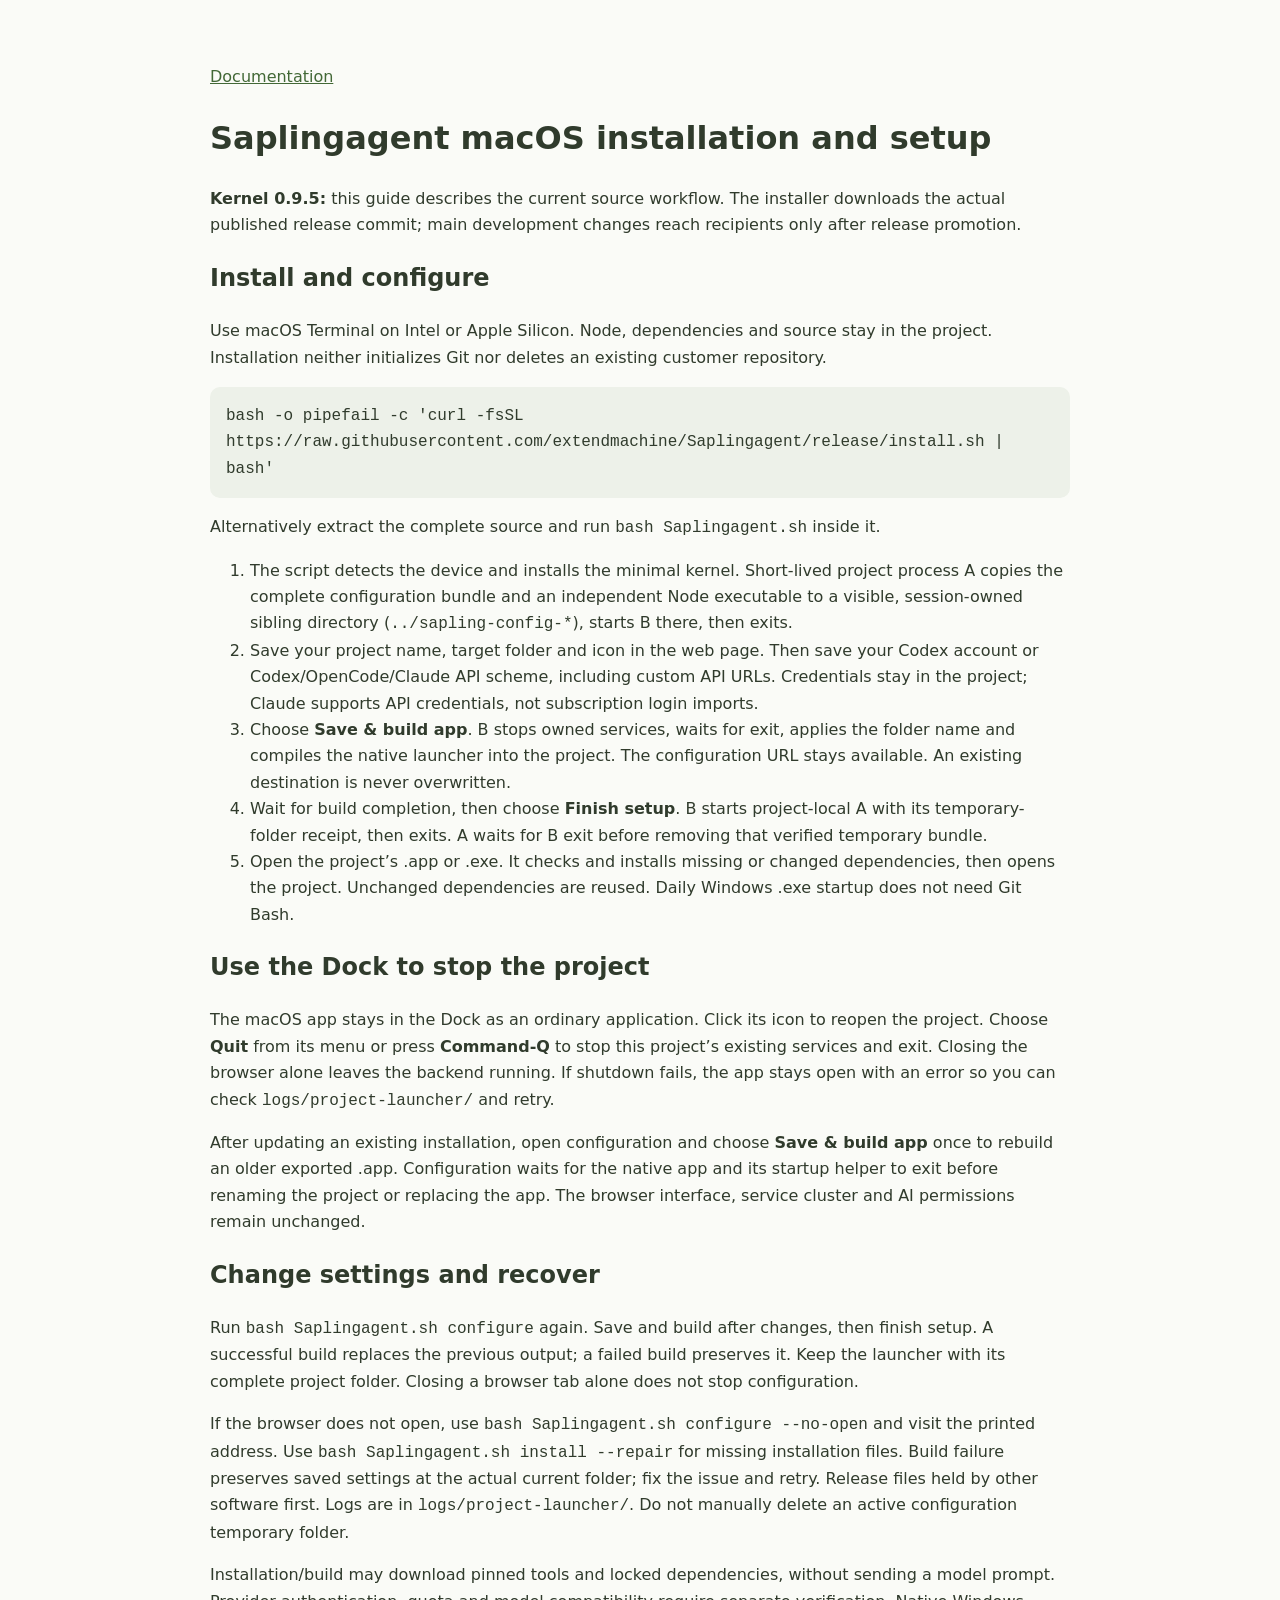
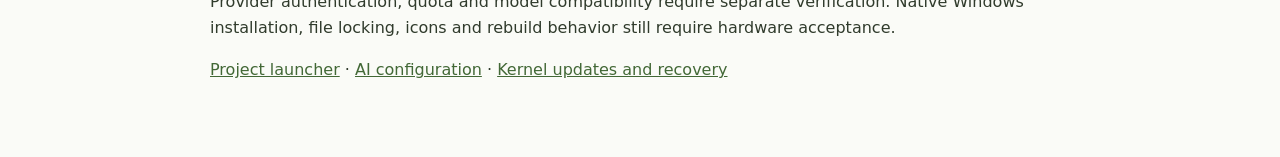
<file: docs/macos-install.html>
<!doctype html><html lang="en"><meta charset="utf-8"><meta name="viewport" content="width=device-width,initial-scale=1"><title>Saplingagent macOS installation and setup</title><style>body{font:16px system-ui;color:#303b2c;background:#fafbf7;max-width:860px;margin:40px auto;padding:24px;line-height:1.65}pre{white-space:pre-wrap;background:#edf1e9;padding:16px;border-radius:10px}a{color:#426836}code{overflow-wrap:anywhere}</style><main><a href="index.html">Documentation</a><h1>Saplingagent macOS installation and setup</h1><p><strong>Kernel 0.9.5:</strong> this guide describes the current source workflow. The installer downloads the actual published release commit; main development changes reach recipients only after release promotion.</p><h2>Install and configure</h2><p>Use macOS Terminal on Intel or Apple Silicon. Node, dependencies and source stay in the project. Installation neither initializes Git nor deletes an existing customer repository.</p><pre>bash -o pipefail -c 'curl -fsSL https://raw.githubusercontent.com/extendmachine/Saplingagent/release/install.sh | bash'</pre><p>Alternatively extract the complete source and run <code>bash Saplingagent.sh</code> inside it.</p><ol><li>The script detects the device and installs the minimal kernel. Short-lived project process A copies the complete configuration bundle and an independent Node executable to a visible, session-owned sibling directory (<code>../sapling-config-*</code>), starts B there, then exits.</li><li>Save your project name, target folder and icon in the web page. Then save your Codex account or Codex/OpenCode/Claude API scheme, including custom API URLs. Credentials stay in the project; Claude supports API credentials, not subscription login imports.</li><li>Choose <strong>Save &amp; build app</strong>. B stops owned services, waits for exit, applies the folder name and compiles the native launcher into the project. The configuration URL stays available. An existing destination is never overwritten.</li><li>Wait for build completion, then choose <strong>Finish setup</strong>. B starts project-local A with its temporary-folder receipt, then exits. A waits for B exit before removing that verified temporary bundle.</li><li>Open the project’s .app or .exe. It checks and installs missing or changed dependencies, then opens the project. Unchanged dependencies are reused. Daily Windows .exe startup does not need Git Bash.</li></ol><h2>Use the Dock to stop the project</h2><p>The macOS app stays in the Dock as an ordinary application. Click its icon to reopen the project. Choose <strong>Quit</strong> from its menu or press <strong>Command-Q</strong> to stop this project’s existing services and exit. Closing the browser alone leaves the backend running. If shutdown fails, the app stays open with an error so you can check <code>logs/project-launcher/</code> and retry.</p><p>After updating an existing installation, open configuration and choose <strong>Save &amp; build app</strong> once to rebuild an older exported .app. Configuration waits for the native app and its startup helper to exit before renaming the project or replacing the app. The browser interface, service cluster and AI permissions remain unchanged.</p><h2>Change settings and recover</h2><p>Run <code>bash Saplingagent.sh configure</code> again. Save and build after changes, then finish setup. A successful build replaces the previous output; a failed build preserves it. Keep the launcher with its complete project folder. Closing a browser tab alone does not stop configuration.</p><p>If the browser does not open, use <code>bash Saplingagent.sh configure --no-open</code> and visit the printed address. Use <code>bash Saplingagent.sh install --repair</code> for missing installation files. Build failure preserves saved settings at the actual current folder; fix the issue and retry. Release files held by other software first. Logs are in <code>logs/project-launcher/</code>. Do not manually delete an active configuration temporary folder.</p><p>Installation/build may download pinned tools and locked dependencies, without sending a model prompt. Provider authentication, quota and model compatibility require separate verification. Native Windows installation, file locking, icons and rebuild behavior still require hardware acceptance.</p><p><a href="project-launcher.html">Project launcher</a> · <a href="ai-configuration.html">AI configuration</a> · <a href="kernel-management.html">Kernel updates and recovery</a></p></main></html>
</file>
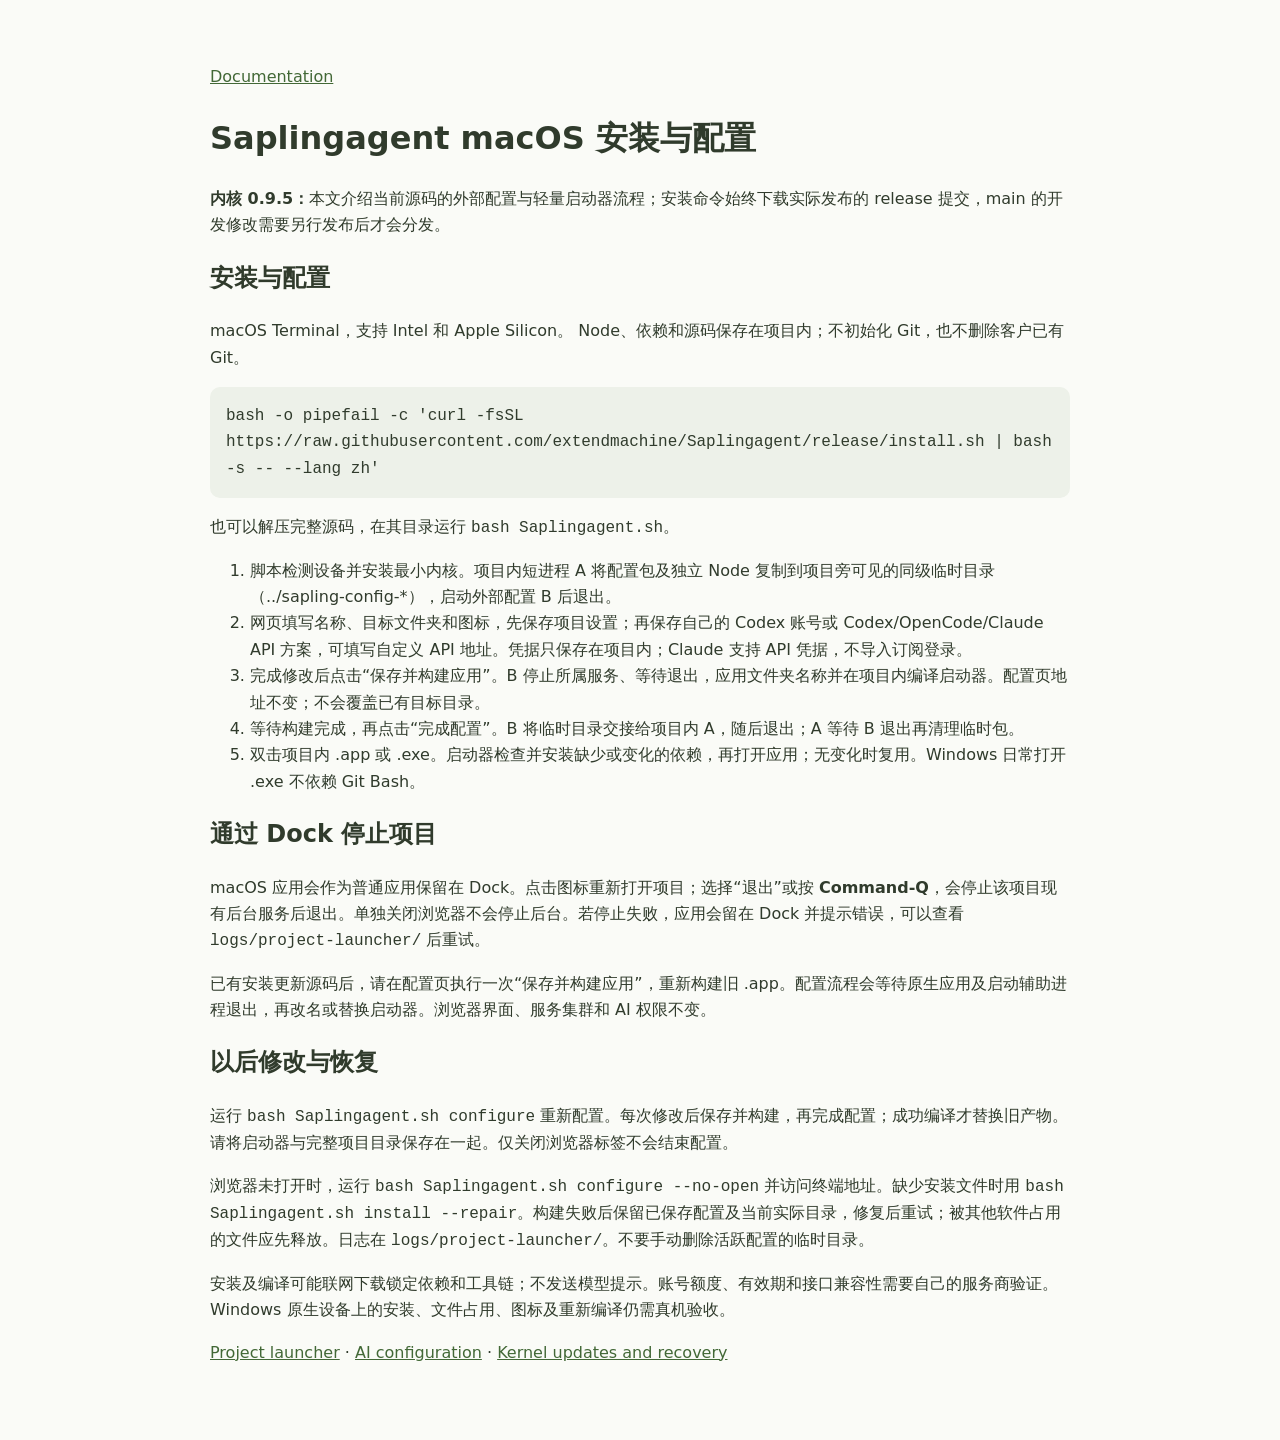
<file: docs/macos-install.zh.html>
<!doctype html><html lang="zh-CN"><meta charset="utf-8"><meta name="viewport" content="width=device-width,initial-scale=1"><title>Saplingagent macOS 安装与配置</title><style>body{font:16px system-ui;color:#303b2c;background:#fafbf7;max-width:860px;margin:40px auto;padding:24px;line-height:1.65}pre{white-space:pre-wrap;background:#edf1e9;padding:16px;border-radius:10px}a{color:#426836}code{overflow-wrap:anywhere}</style><main><a href="index.html">Documentation</a><h1>Saplingagent macOS 安装与配置</h1><p><strong>内核 0.9.5：</strong>本文介绍当前源码的外部配置与轻量启动器流程；安装命令始终下载实际发布的 release 提交，main 的开发修改需要另行发布后才会分发。</p><h2>安装与配置</h2><p>macOS Terminal，支持 Intel 和 Apple Silicon。 Node、依赖和源码保存在项目内；不初始化 Git，也不删除客户已有 Git。</p><pre>bash -o pipefail -c 'curl -fsSL https://raw.githubusercontent.com/extendmachine/Saplingagent/release/install.sh | bash -s -- --lang zh'</pre><p>也可以解压完整源码，在其目录运行 <code>bash Saplingagent.sh</code>。</p><ol><li>脚本检测设备并安装最小内核。项目内短进程 A 将配置包及独立 Node 复制到项目旁可见的同级临时目录（../sapling-config-*），启动外部配置 B 后退出。</li><li>网页填写名称、目标文件夹和图标，先保存项目设置；再保存自己的 Codex 账号或 Codex/OpenCode/Claude API 方案，可填写自定义 API 地址。凭据只保存在项目内；Claude 支持 API 凭据，不导入订阅登录。</li><li>完成修改后点击“保存并构建应用”。B 停止所属服务、等待退出，应用文件夹名称并在项目内编译启动器。配置页地址不变；不会覆盖已有目标目录。</li><li>等待构建完成，再点击“完成配置”。B 将临时目录交接给项目内 A，随后退出；A 等待 B 退出再清理临时包。</li><li>双击项目内 .app 或 .exe。启动器检查并安装缺少或变化的依赖，再打开应用；无变化时复用。Windows 日常打开 .exe 不依赖 Git Bash。</li></ol><h2>通过 Dock 停止项目</h2><p>macOS 应用会作为普通应用保留在 Dock。点击图标重新打开项目；选择“退出”或按 <strong>Command-Q</strong>，会停止该项目现有后台服务后退出。单独关闭浏览器不会停止后台。若停止失败，应用会留在 Dock 并提示错误，可以查看 <code>logs/project-launcher/</code> 后重试。</p><p>已有安装更新源码后，请在配置页执行一次“保存并构建应用”，重新构建旧 .app。配置流程会等待原生应用及启动辅助进程退出，再改名或替换启动器。浏览器界面、服务集群和 AI 权限不变。</p><h2>以后修改与恢复</h2><p>运行 <code>bash Saplingagent.sh configure</code> 重新配置。每次修改后保存并构建，再完成配置；成功编译才替换旧产物。请将启动器与完整项目目录保存在一起。仅关闭浏览器标签不会结束配置。</p><p>浏览器未打开时，运行 <code>bash Saplingagent.sh configure --no-open</code> 并访问终端地址。缺少安装文件时用 <code>bash Saplingagent.sh install --repair</code>。构建失败后保留已保存配置及当前实际目录，修复后重试；被其他软件占用的文件应先释放。日志在 <code>logs/project-launcher/</code>。不要手动删除活跃配置的临时目录。</p><p>安装及编译可能联网下载锁定依赖和工具链；不发送模型提示。账号额度、有效期和接口兼容性需要自己的服务商验证。Windows 原生设备上的安装、文件占用、图标及重新编译仍需真机验收。</p><p><a href="project-launcher.html">Project launcher</a> · <a href="ai-configuration.html">AI configuration</a> · <a href="kernel-management.html">Kernel updates and recovery</a></p></main></html>
</file>
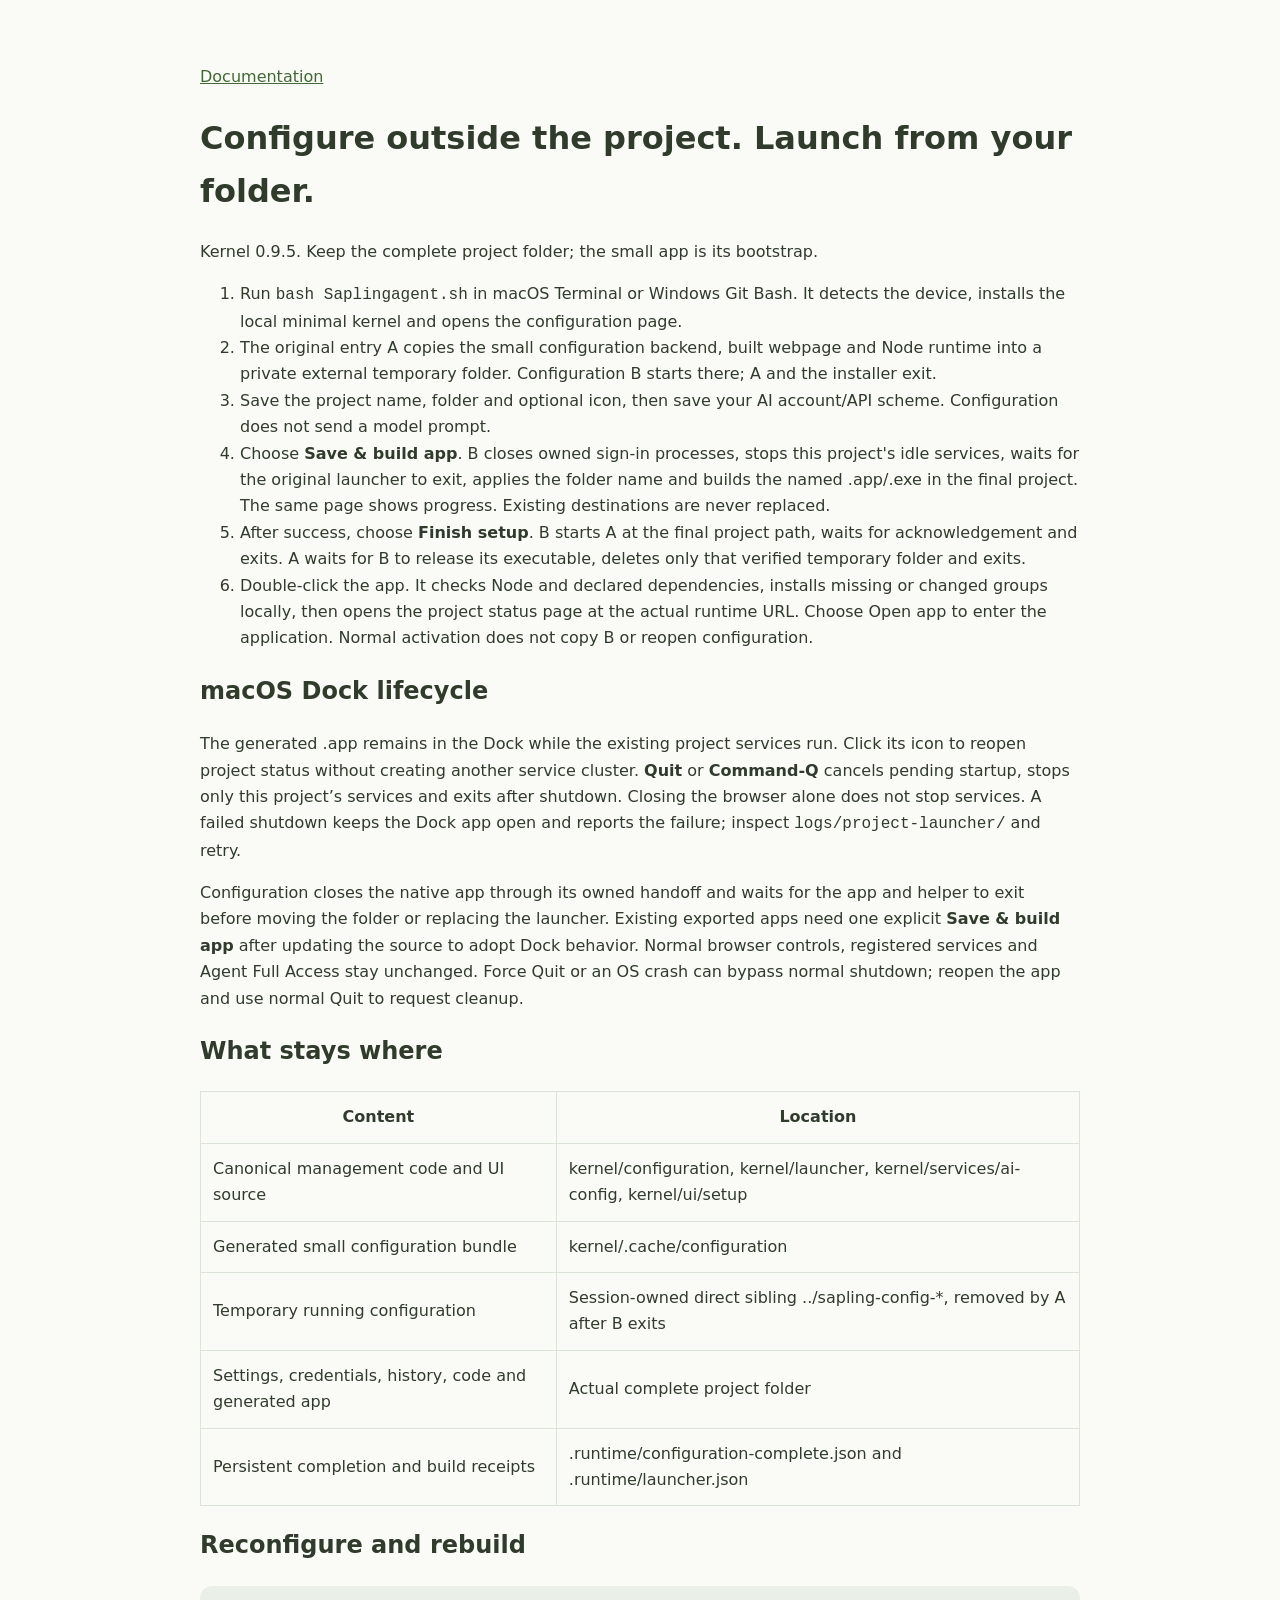
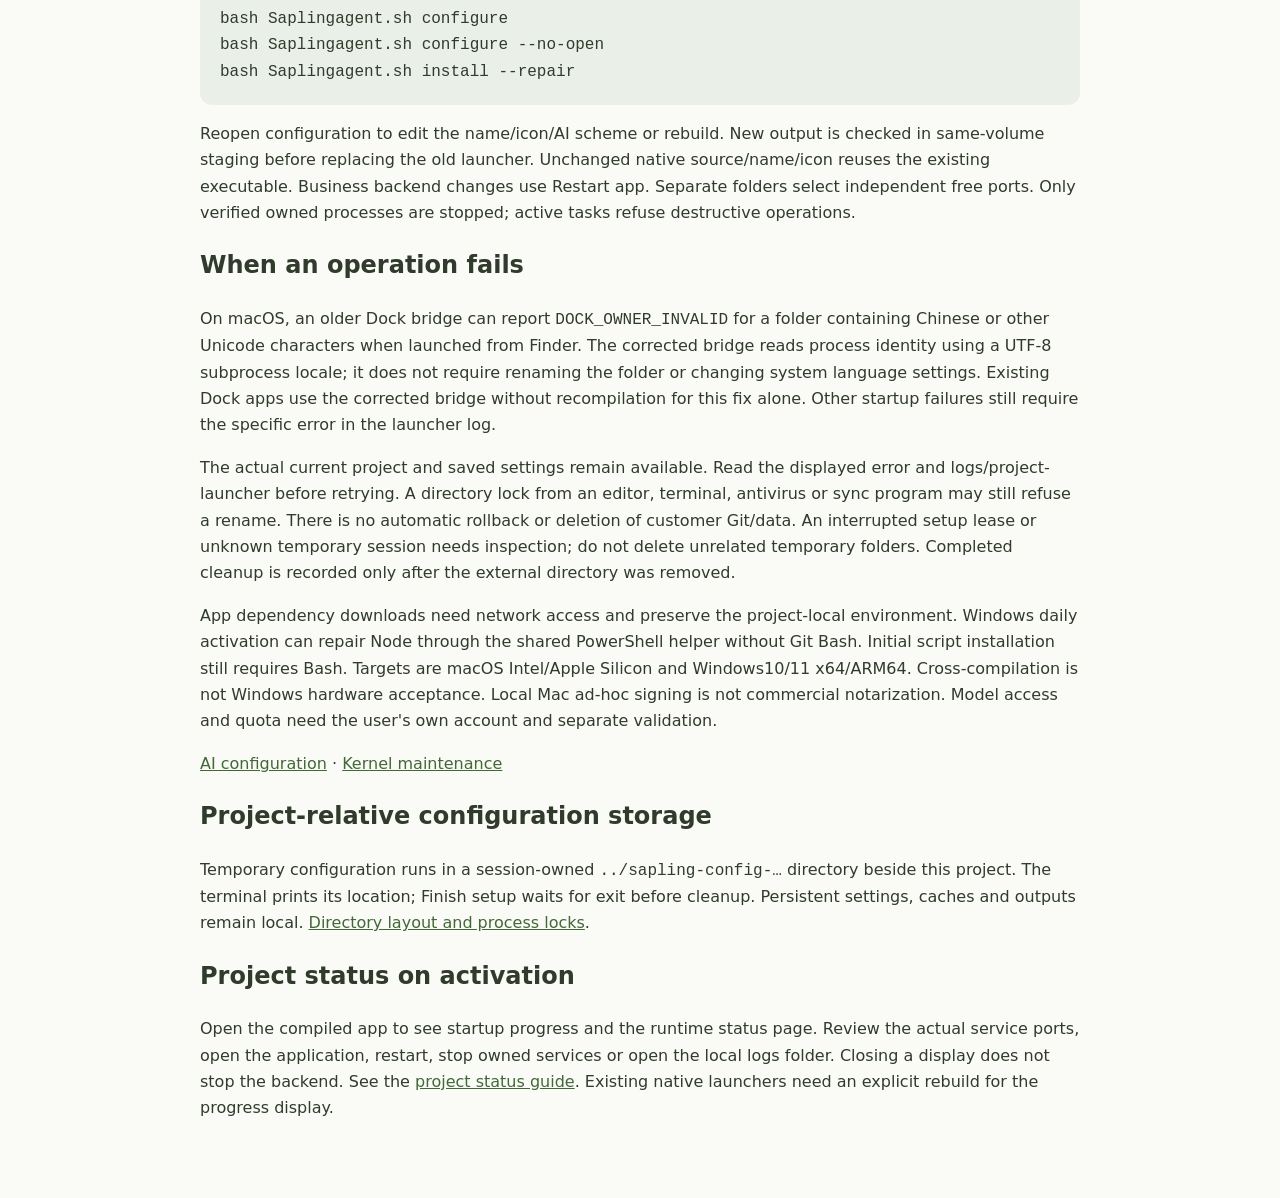
<file: docs/project-launcher.html>
<!doctype html><html lang="en"><meta charset="utf-8"><meta name="viewport" content="width=device-width,initial-scale=1"><title>Project configuration and lightweight app · Saplingagent</title><style>body{font:16px/1.65 system-ui;background:#fafbf7;color:#303b2c;max-width:880px;margin:40px auto;padding:24px}pre{background:#eaf0e7;padding:20px;white-space:pre-wrap;border-radius:12px}a{color:#426836}td,th{border:1px solid #dce3d7;padding:12px}table{border-collapse:collapse}</style><main><a href="index.html">Documentation</a><h1>Configure outside the project. Launch from your folder.</h1><p>Kernel 0.9.5. Keep the complete project folder; the small app is its bootstrap.</p><ol><li>Run <code>bash Saplingagent.sh</code> in macOS Terminal or Windows Git Bash. It detects the device, installs the local minimal kernel and opens the configuration page.</li><li>The original entry A copies the small configuration backend, built webpage and Node runtime into a private external temporary folder. Configuration B starts there; A and the installer exit.</li><li>Save the project name, folder and optional icon, then save your AI account/API scheme. Configuration does not send a model prompt.</li><li>Choose <strong>Save &amp; build app</strong>. B closes owned sign-in processes, stops this project's idle services, waits for the original launcher to exit, applies the folder name and builds the named .app/.exe in the final project. The same page shows progress. Existing destinations are never replaced.</li><li>After success, choose <strong>Finish setup</strong>. B starts A at the final project path, waits for acknowledgement and exits. A waits for B to release its executable, deletes only that verified temporary folder and exits.</li><li>Double-click the app. It checks Node and declared dependencies, installs missing or changed groups locally, then opens the project status page at the actual runtime URL. Choose Open app to enter the application. Normal activation does not copy B or reopen configuration.</li></ol><h2>macOS Dock lifecycle</h2><p>The generated .app remains in the Dock while the existing project services run. Click its icon to reopen project status without creating another service cluster. <strong>Quit</strong> or <strong>Command-Q</strong> cancels pending startup, stops only this project’s services and exits after shutdown. Closing the browser alone does not stop services. A failed shutdown keeps the Dock app open and reports the failure; inspect <code>logs/project-launcher/</code> and retry.</p><p>Configuration closes the native app through its owned handoff and waits for the app and helper to exit before moving the folder or replacing the launcher. Existing exported apps need one explicit <strong>Save &amp; build app</strong> after updating the source to adopt Dock behavior. Normal browser controls, registered services and Agent Full Access stay unchanged. Force Quit or an OS crash can bypass normal shutdown; reopen the app and use normal Quit to request cleanup.</p><h2>What stays where</h2><table><tr><th>Content</th><th>Location</th></tr><tr><td>Canonical management code and UI source</td><td>kernel/configuration, kernel/launcher, kernel/services/ai-config, kernel/ui/setup</td></tr><tr><td>Generated small configuration bundle</td><td>kernel/.cache/configuration</td></tr><tr><td>Temporary running configuration</td><td>Session-owned direct sibling ../sapling-config-*, removed by A after B exits</td></tr><tr><td>Settings, credentials, history, code and generated app</td><td>Actual complete project folder</td></tr><tr><td>Persistent completion and build receipts</td><td>.runtime/configuration-complete.json and .runtime/launcher.json</td></tr></table><h2>Reconfigure and rebuild</h2><pre>bash Saplingagent.sh configure
bash Saplingagent.sh configure --no-open
bash Saplingagent.sh install --repair</pre><p>Reopen configuration to edit the name/icon/AI scheme or rebuild. New output is checked in same-volume staging before replacing the old launcher. Unchanged native source/name/icon reuses the existing executable. Business backend changes use Restart app. Separate folders select independent free ports. Only verified owned processes are stopped; active tasks refuse destructive operations.</p><h2>When an operation fails</h2><p>On macOS, an older Dock bridge can report <code>DOCK_OWNER_INVALID</code> for a folder containing Chinese or other Unicode characters when launched from Finder. The corrected bridge reads process identity using a UTF-8 subprocess locale; it does not require renaming the folder or changing system language settings. Existing Dock apps use the corrected bridge without recompilation for this fix alone. Other startup failures still require the specific error in the launcher log.</p><p>The actual current project and saved settings remain available. Read the displayed error and logs/project-launcher before retrying. A directory lock from an editor, terminal, antivirus or sync program may still refuse a rename. There is no automatic rollback or deletion of customer Git/data. An interrupted setup lease or unknown temporary session needs inspection; do not delete unrelated temporary folders. Completed cleanup is recorded only after the external directory was removed.</p><p>App dependency downloads need network access and preserve the project-local environment. Windows daily activation can repair Node through the shared PowerShell helper without Git Bash. Initial script installation still requires Bash. Targets are macOS Intel/Apple Silicon and Windows10/11 x64/ARM64. Cross-compilation is not Windows hardware acceptance. Local Mac ad-hoc signing is not commercial notarization. Model access and quota need the user's own account and separate validation.</p><p><a href="ai-configuration.html">AI configuration</a> · <a href="kernel-management.html">Kernel maintenance</a></p><section><h2>Project-relative configuration storage</h2><p>Temporary configuration runs in a session-owned <code>../sapling-config-…</code> directory beside this project. The terminal prints its location; Finish setup waits for exit before cleanup. Persistent settings, caches and outputs remain local. <a href="configuration-storage.html">Directory layout and process locks</a>.</p></section><section><h2>Project status on activation</h2><p>Open the compiled app to see startup progress and the runtime status page. Review the actual service ports, open the application, restart, stop owned services or open the local logs folder. Closing a display does not stop the backend. See the <a href="project-status.html">project status guide</a>. Existing native launchers need an explicit rebuild for the progress display.</p></section></main></html>
</file>
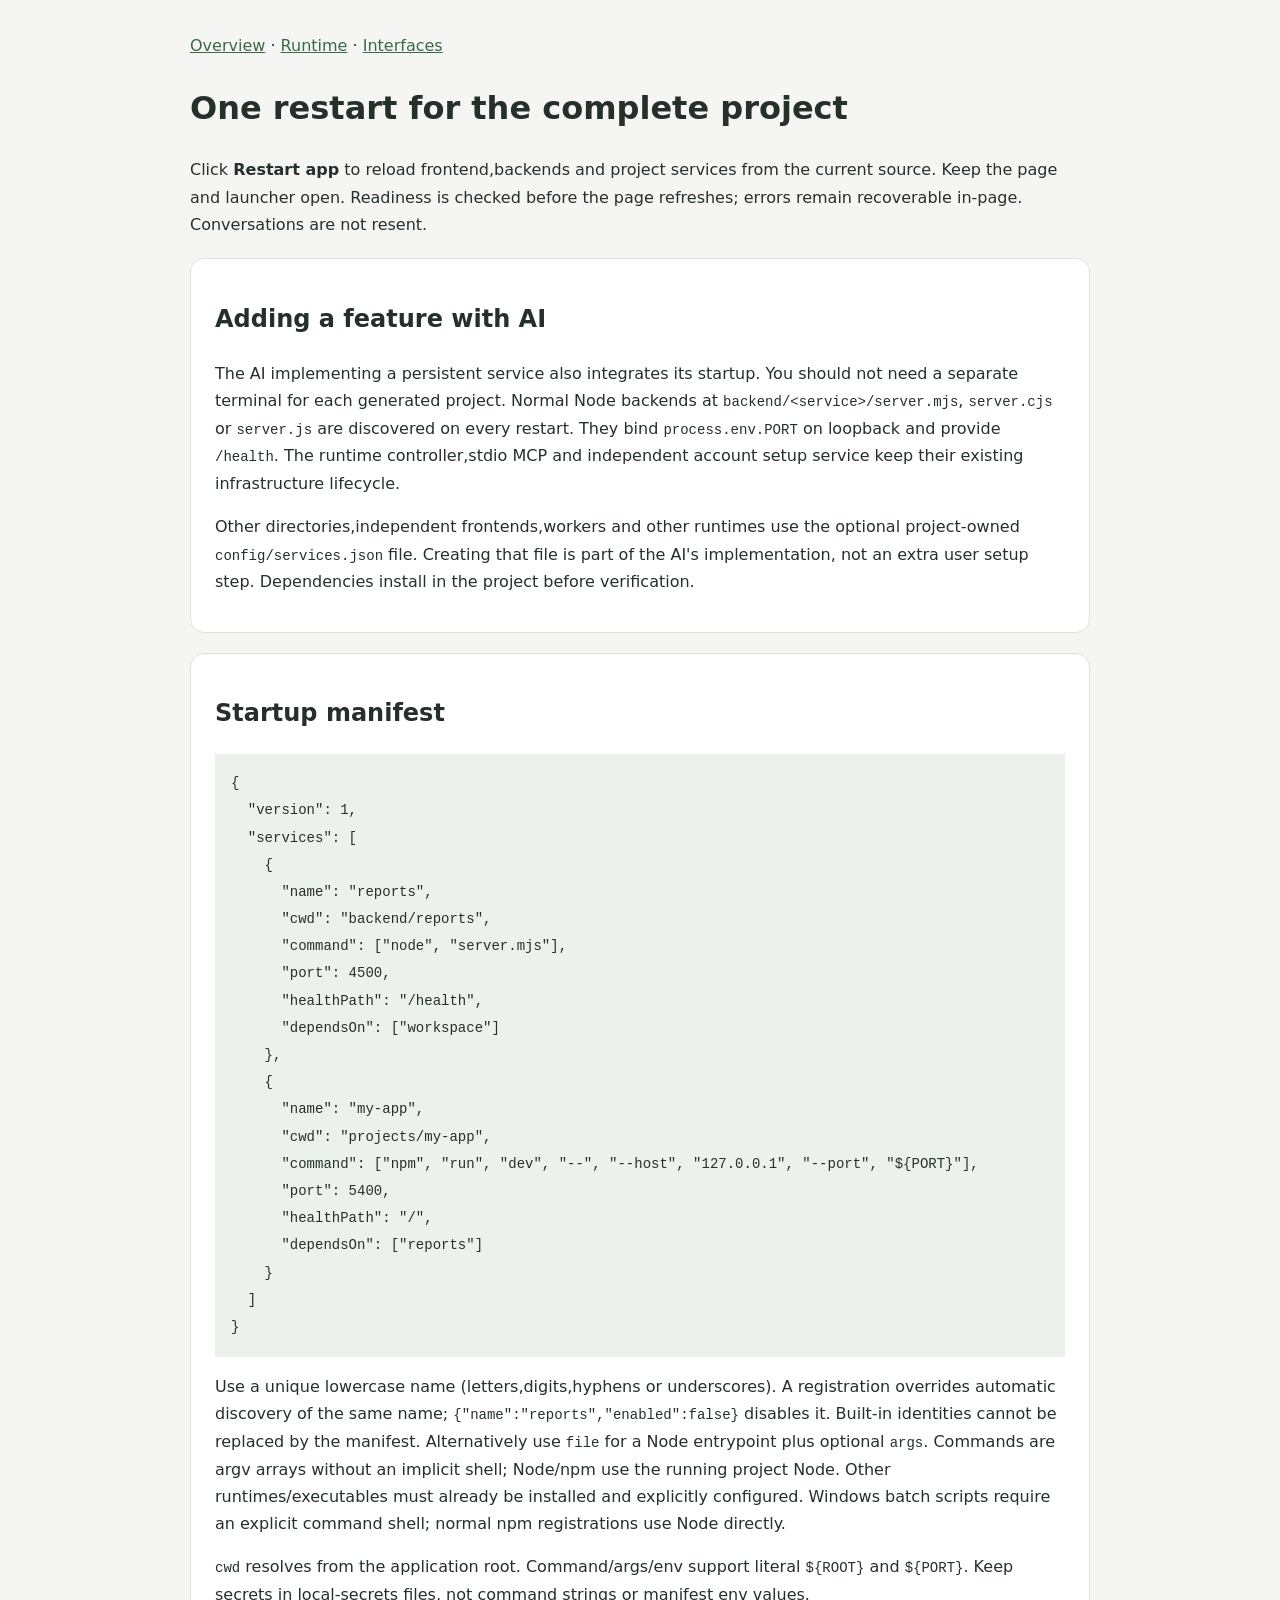
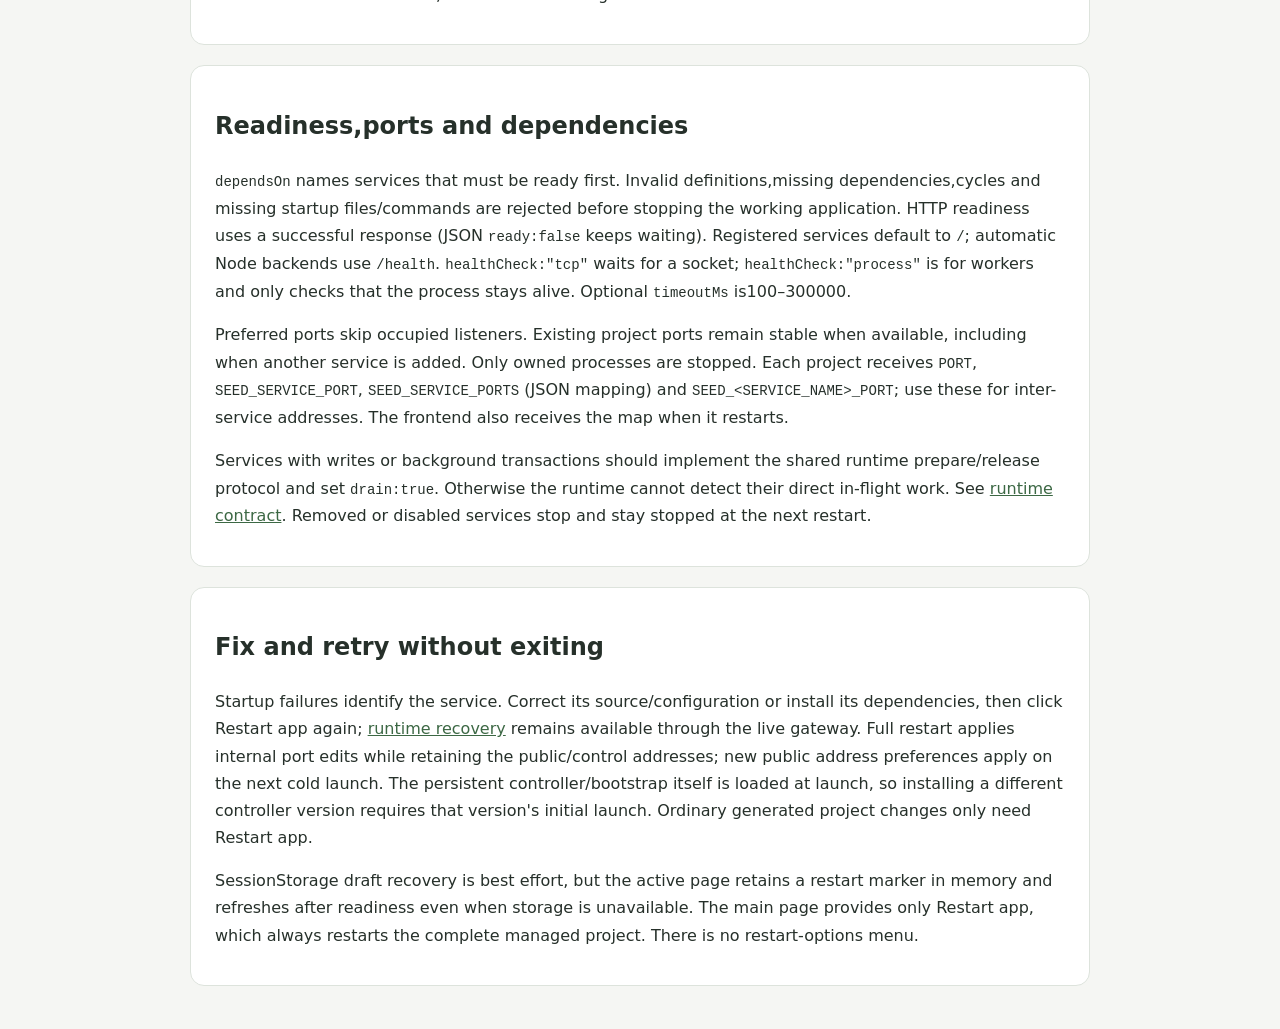
<file: docs/project-services.html>
<!doctype html>
<html lang="en"><head><meta charset="utf-8"><meta name="viewport" content="width=device-width,initial-scale=1"><title>Saplingagent | Project service startup</title><style>body{margin:0;background:#f5f6f3;color:#26302a;font:16px/1.7 system-ui,sans-serif}main{max-width:900px;margin:auto;padding:32px 24px}section{background:white;border:1px solid #dde3dc;border-radius:14px;padding:20px 24px;margin:20px 0}a{color:#3c6844}pre{background:#edf1eb;padding:16px;overflow:auto}code{font-size:14px}</style></head><body><main><nav><a href="index.html">Overview</a> · <a href="runtime.html">Runtime</a> · <a href="api-interfaces.html">Interfaces</a></nav><h1>One restart for the complete project</h1><p>Click <strong>Restart app</strong> to reload frontend,backends and project services from the current source. Keep the page and launcher open. Readiness is checked before the page refreshes; errors remain recoverable in-page. Conversations are not resent.</p><section><h2>Adding a feature with AI</h2><p>The AI implementing a persistent service also integrates its startup. You should not need a separate terminal for each generated project. Normal Node backends at <code>backend/&lt;service&gt;/server.mjs</code>, <code>server.cjs</code> or <code>server.js</code> are discovered on every restart. They bind <code>process.env.PORT</code> on loopback and provide <code>/health</code>. The runtime controller,stdio MCP and independent account setup service keep their existing infrastructure lifecycle.</p><p>Other directories,independent frontends,workers and other runtimes use the optional project-owned <code>config/services.json</code> file. Creating that file is part of the AI's implementation, not an extra user setup step. Dependencies install in the project before verification.</p></section><section><h2>Startup manifest</h2><pre><code>{
  "version": 1,
  "services": [
    {
      "name": "reports",
      "cwd": "backend/reports",
      "command": ["node", "server.mjs"],
      "port": 4500,
      "healthPath": "/health",
      "dependsOn": ["workspace"]
    },
    {
      "name": "my-app",
      "cwd": "projects/my-app",
      "command": ["npm", "run", "dev", "--", "--host", "127.0.0.1", "--port", "${PORT}"],
      "port": 5400,
      "healthPath": "/",
      "dependsOn": ["reports"]
    }
  ]
}</code></pre><p>Use a unique lowercase name (letters,digits,hyphens or underscores). A registration overrides automatic discovery of the same name; <code>{"name":"reports","enabled":false}</code> disables it. Built-in identities cannot be replaced by the manifest. Alternatively use <code>file</code> for a Node entrypoint plus optional <code>args</code>. Commands are argv arrays without an implicit shell; Node/npm use the running project Node. Other runtimes/executables must already be installed and explicitly configured. Windows batch scripts require an explicit command shell; normal npm registrations use Node directly.</p><p><code>cwd</code> resolves from the application root. Command/args/env support literal <code>${ROOT}</code> and <code>${PORT}</code>. Keep secrets in local-secrets files, not command strings or manifest env values.</p></section><section><h2>Readiness,ports and dependencies</h2><p><code>dependsOn</code> names services that must be ready first. Invalid definitions,missing dependencies,cycles and missing startup files/commands are rejected before stopping the working application. HTTP readiness uses a successful response (JSON <code>ready:false</code> keeps waiting). Registered services default to <code>/</code>; automatic Node backends use <code>/health</code>. <code>healthCheck:"tcp"</code> waits for a socket; <code>healthCheck:"process"</code> is for workers and only checks that the process stays alive. Optional <code>timeoutMs</code> is100–300000.</p><p>Preferred ports skip occupied listeners. Existing project ports remain stable when available, including when another service is added. Only owned processes are stopped. Each project receives <code>PORT</code>, <code>SEED_SERVICE_PORT</code>, <code>SEED_SERVICE_PORTS</code> (JSON mapping) and <code>SEED_&lt;SERVICE_NAME&gt;_PORT</code>; use these for inter-service addresses. The frontend also receives the map when it restarts.</p><p>Services with writes or background transactions should implement the shared runtime prepare/release protocol and set <code>drain:true</code>. Otherwise the runtime cannot detect their direct in-flight work. See <a href="../kernel/services/runtime-manager/CONTRACT.md">runtime contract</a>. Removed or disabled services stop and stay stopped at the next restart.</p></section><section><h2>Fix and retry without exiting</h2><p>Startup failures identify the service. Correct its source/configuration or install its dependencies, then click Restart app again; <a href="/__saplingagent/runtime">runtime recovery</a> remains available through the live gateway. Full restart applies internal port edits while retaining the public/control addresses; new public address preferences apply on the next cold launch. The persistent controller/bootstrap itself is loaded at launch, so installing a different controller version requires that version's initial launch. Ordinary generated project changes only need Restart app.</p><p>SessionStorage draft recovery is best effort, but the active page retains a restart marker in memory and refreshes after readiness even when storage is unavailable. The main page provides only Restart app, which always restarts the complete managed project. There is no restart-options menu.</p></section></main></body></html>
</file>
